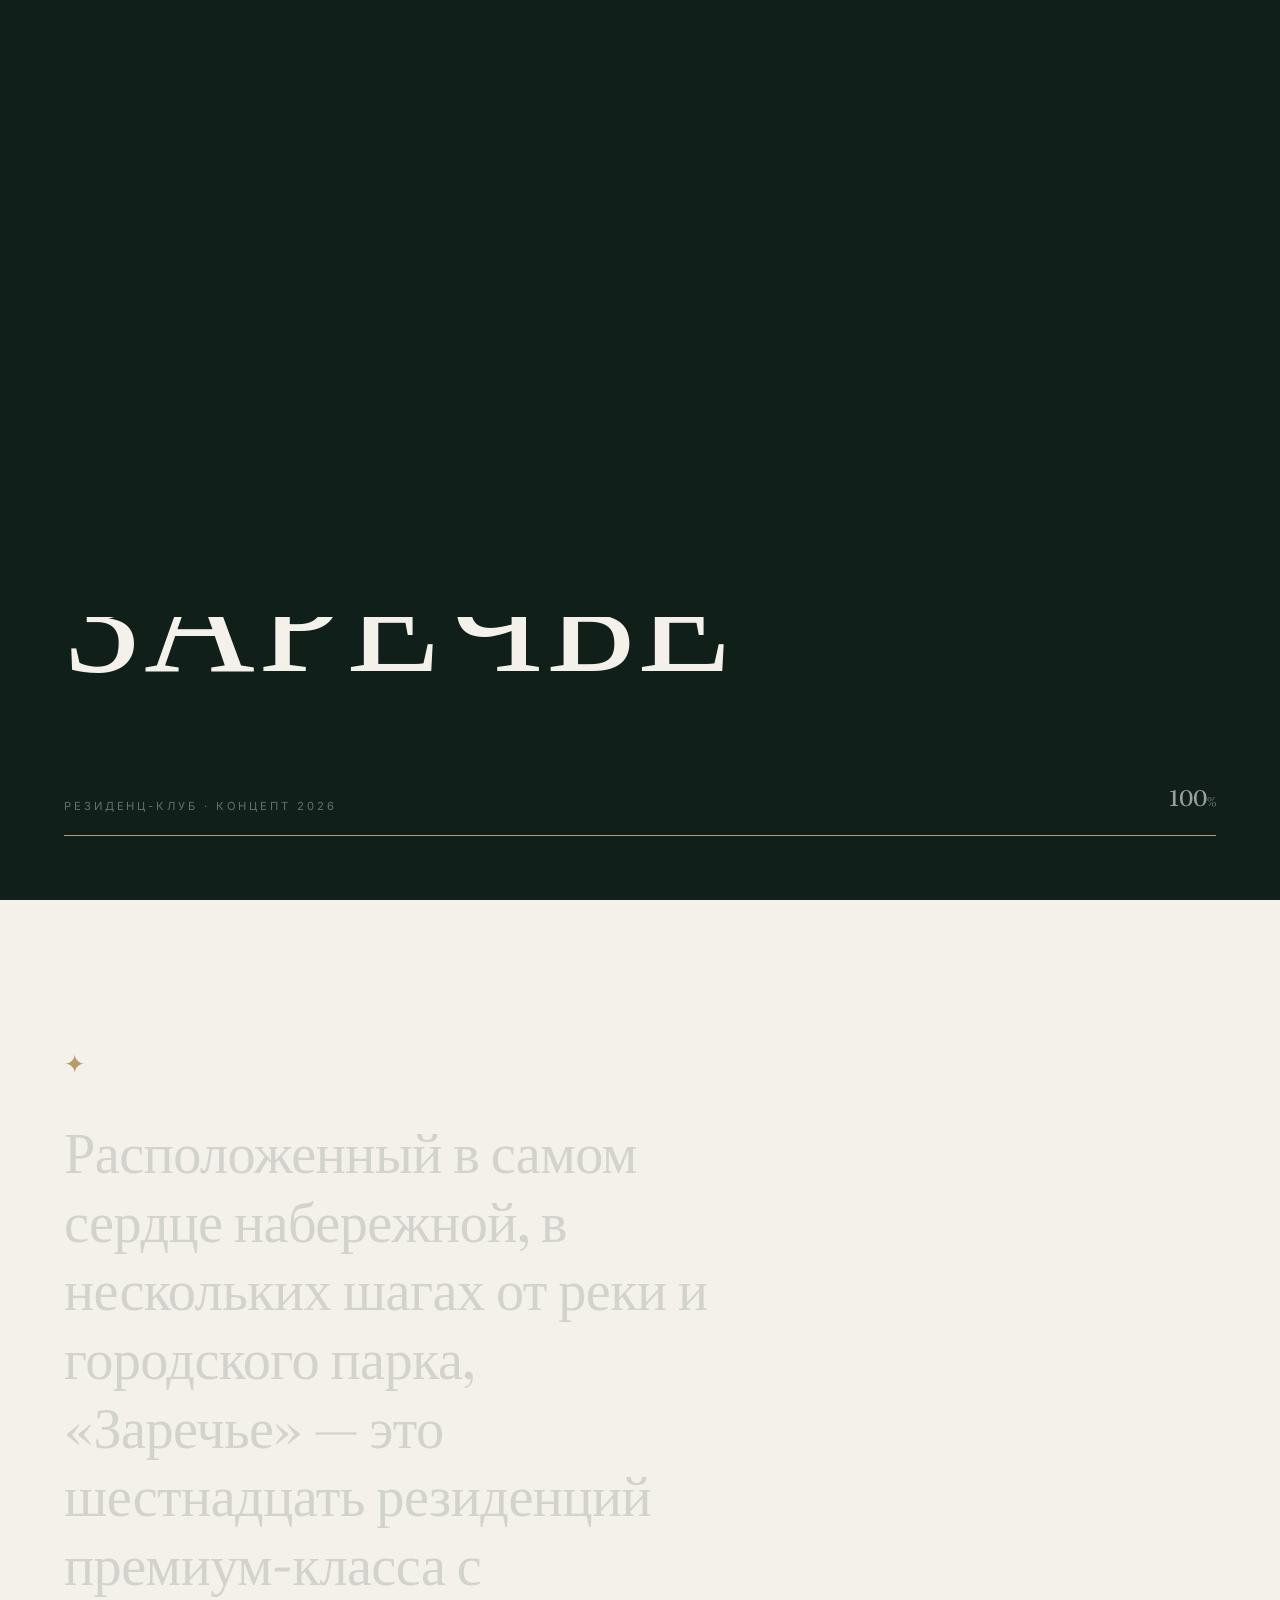
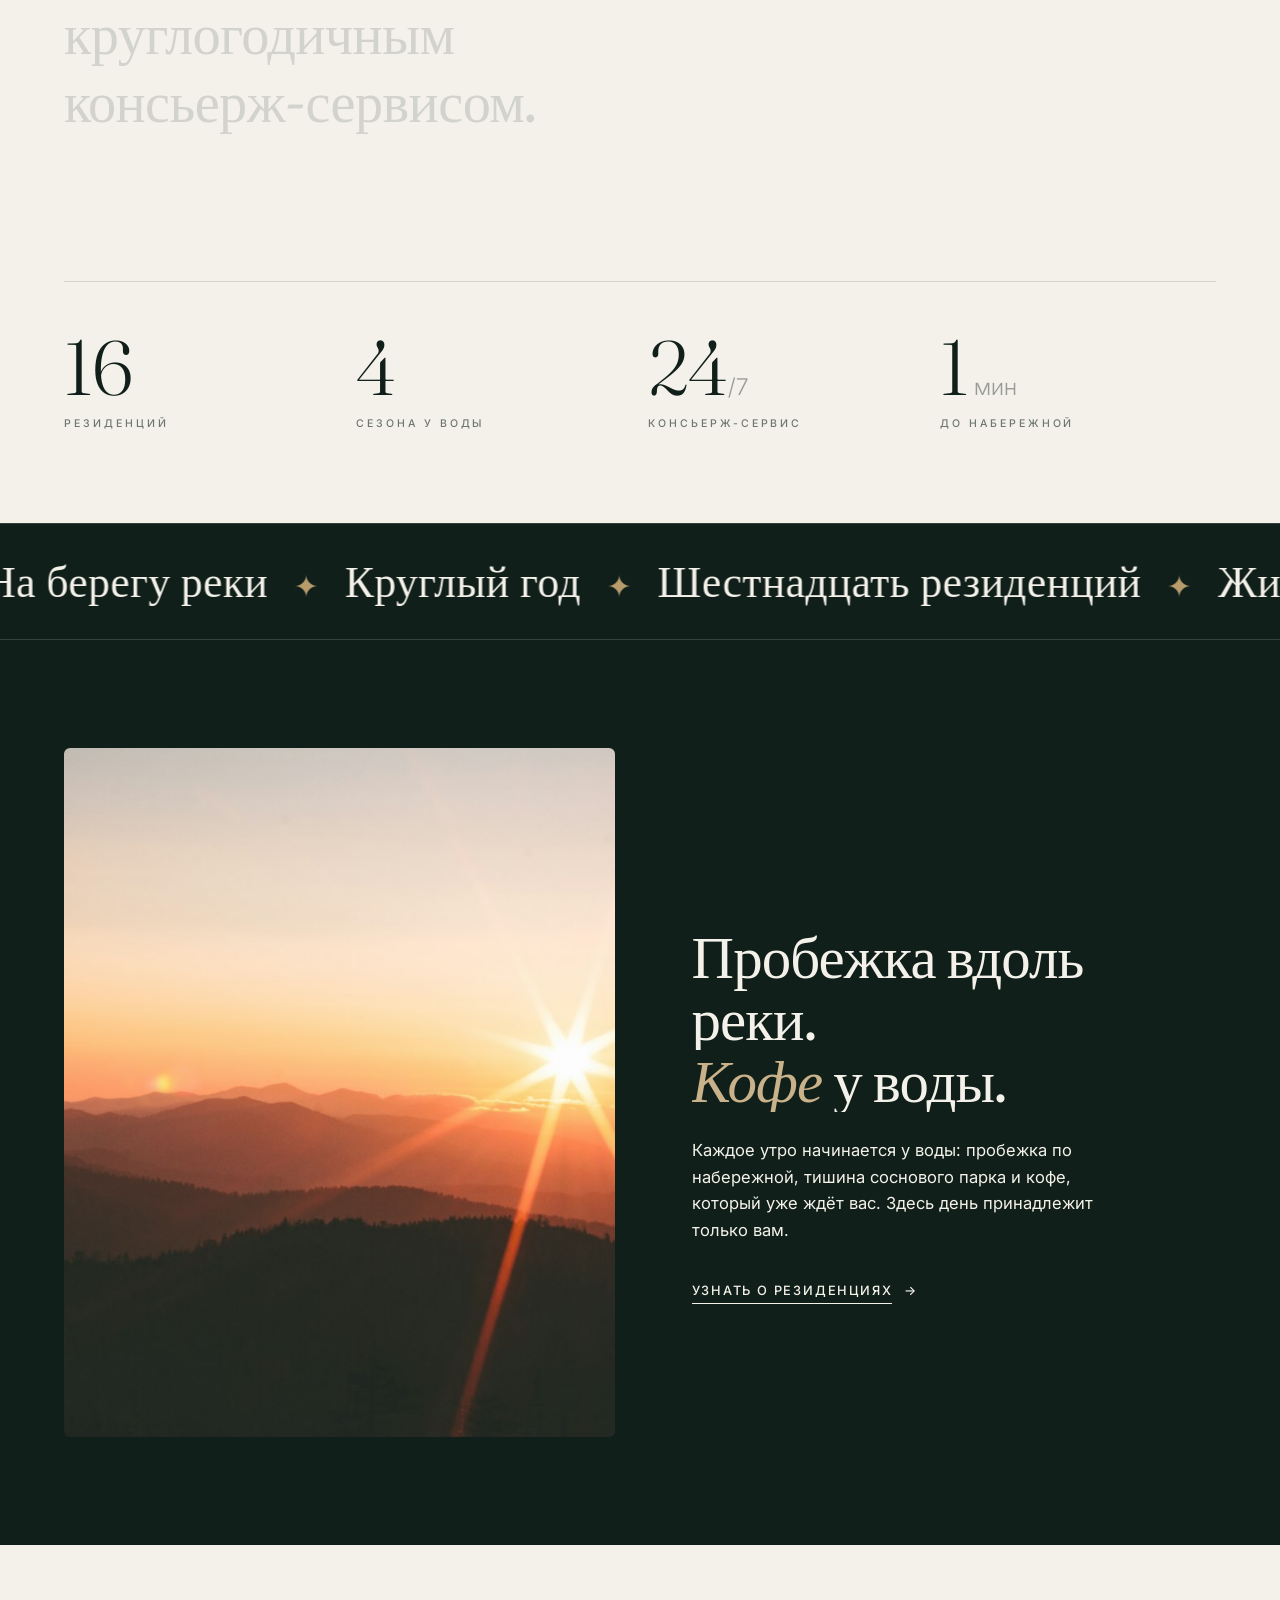
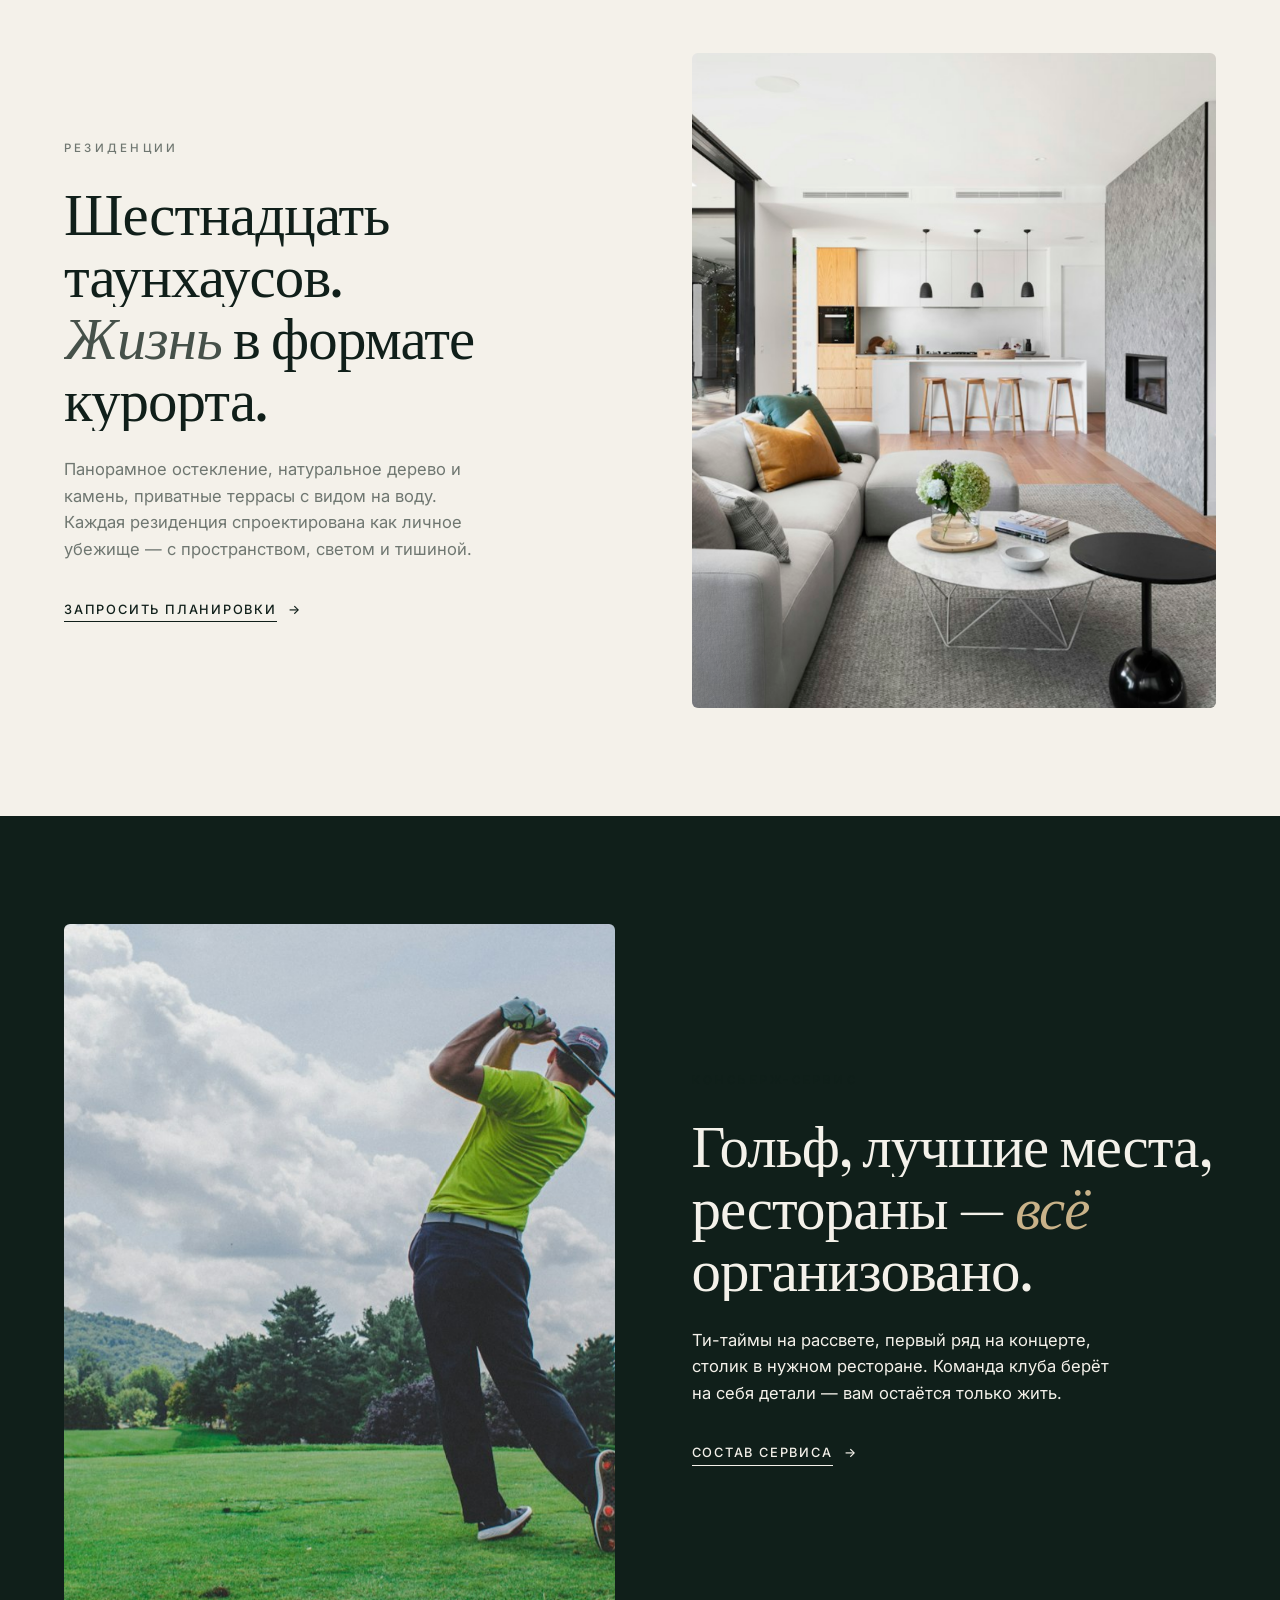
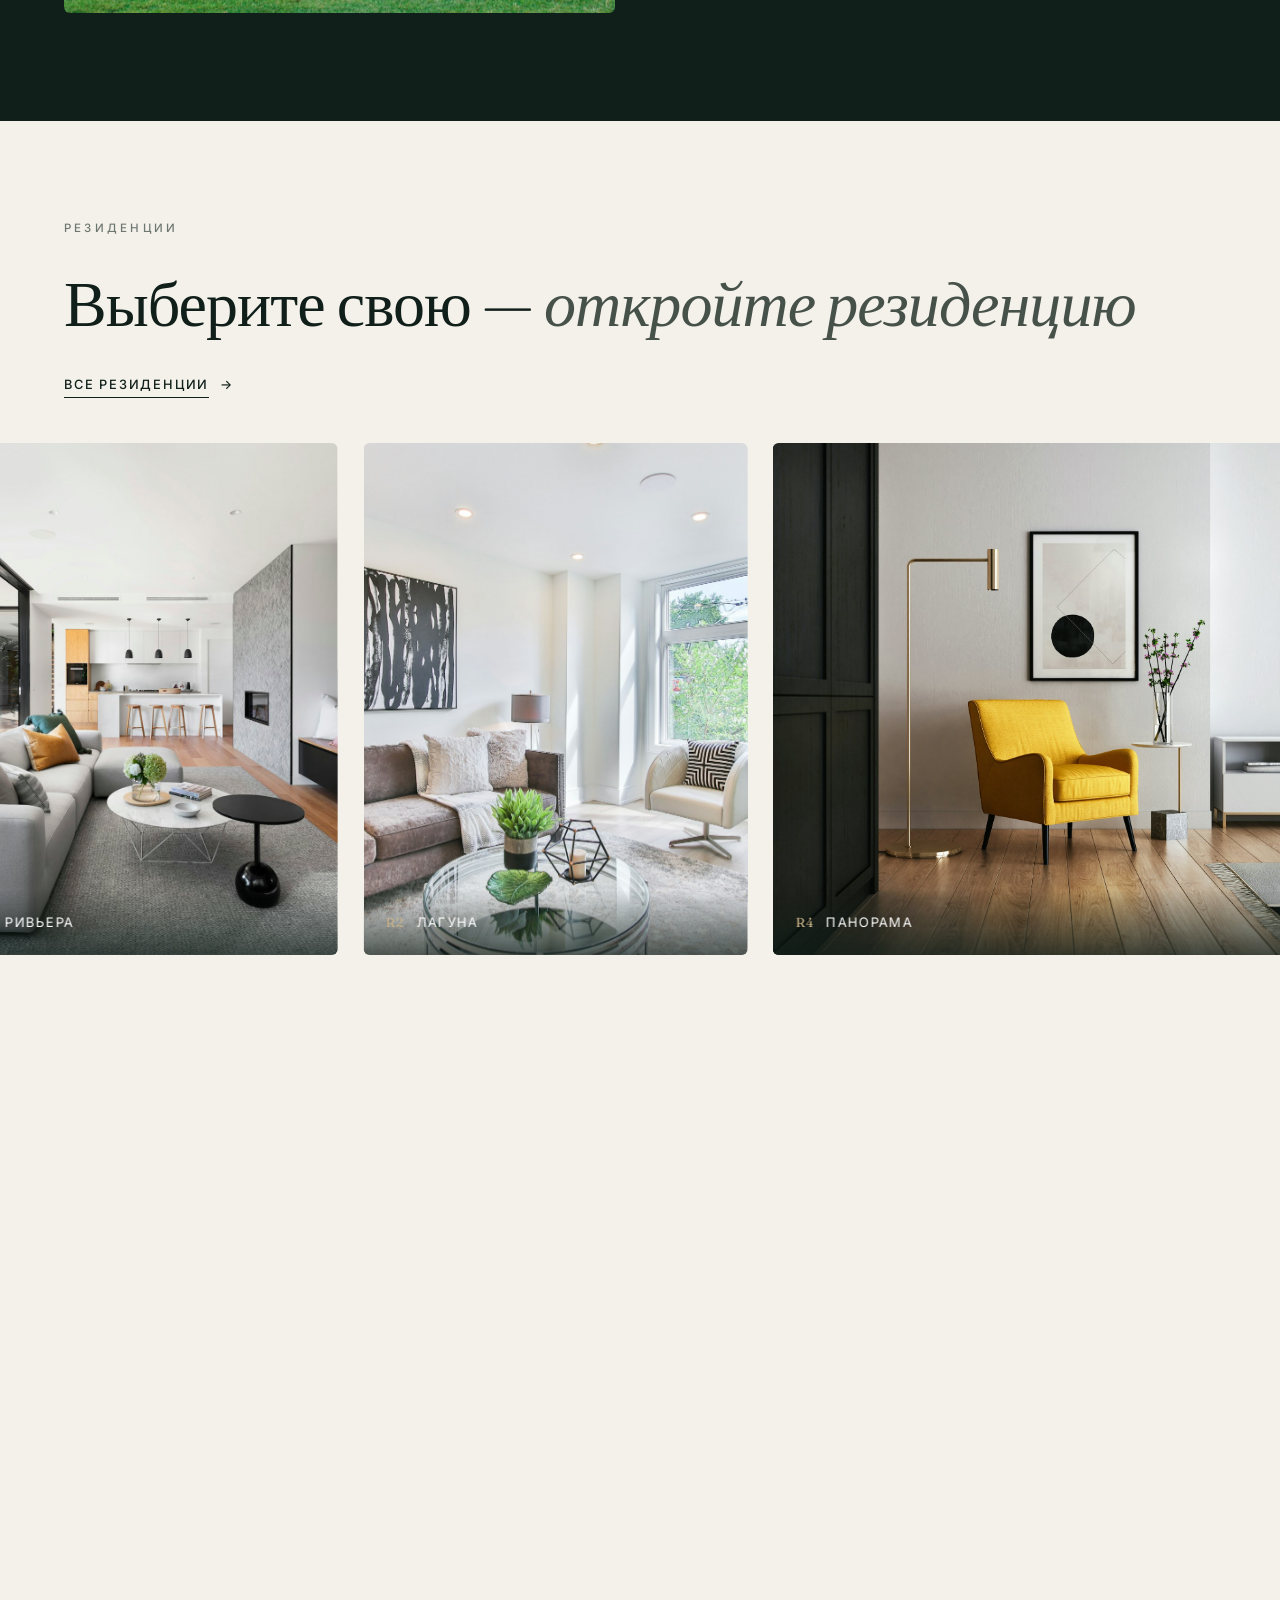
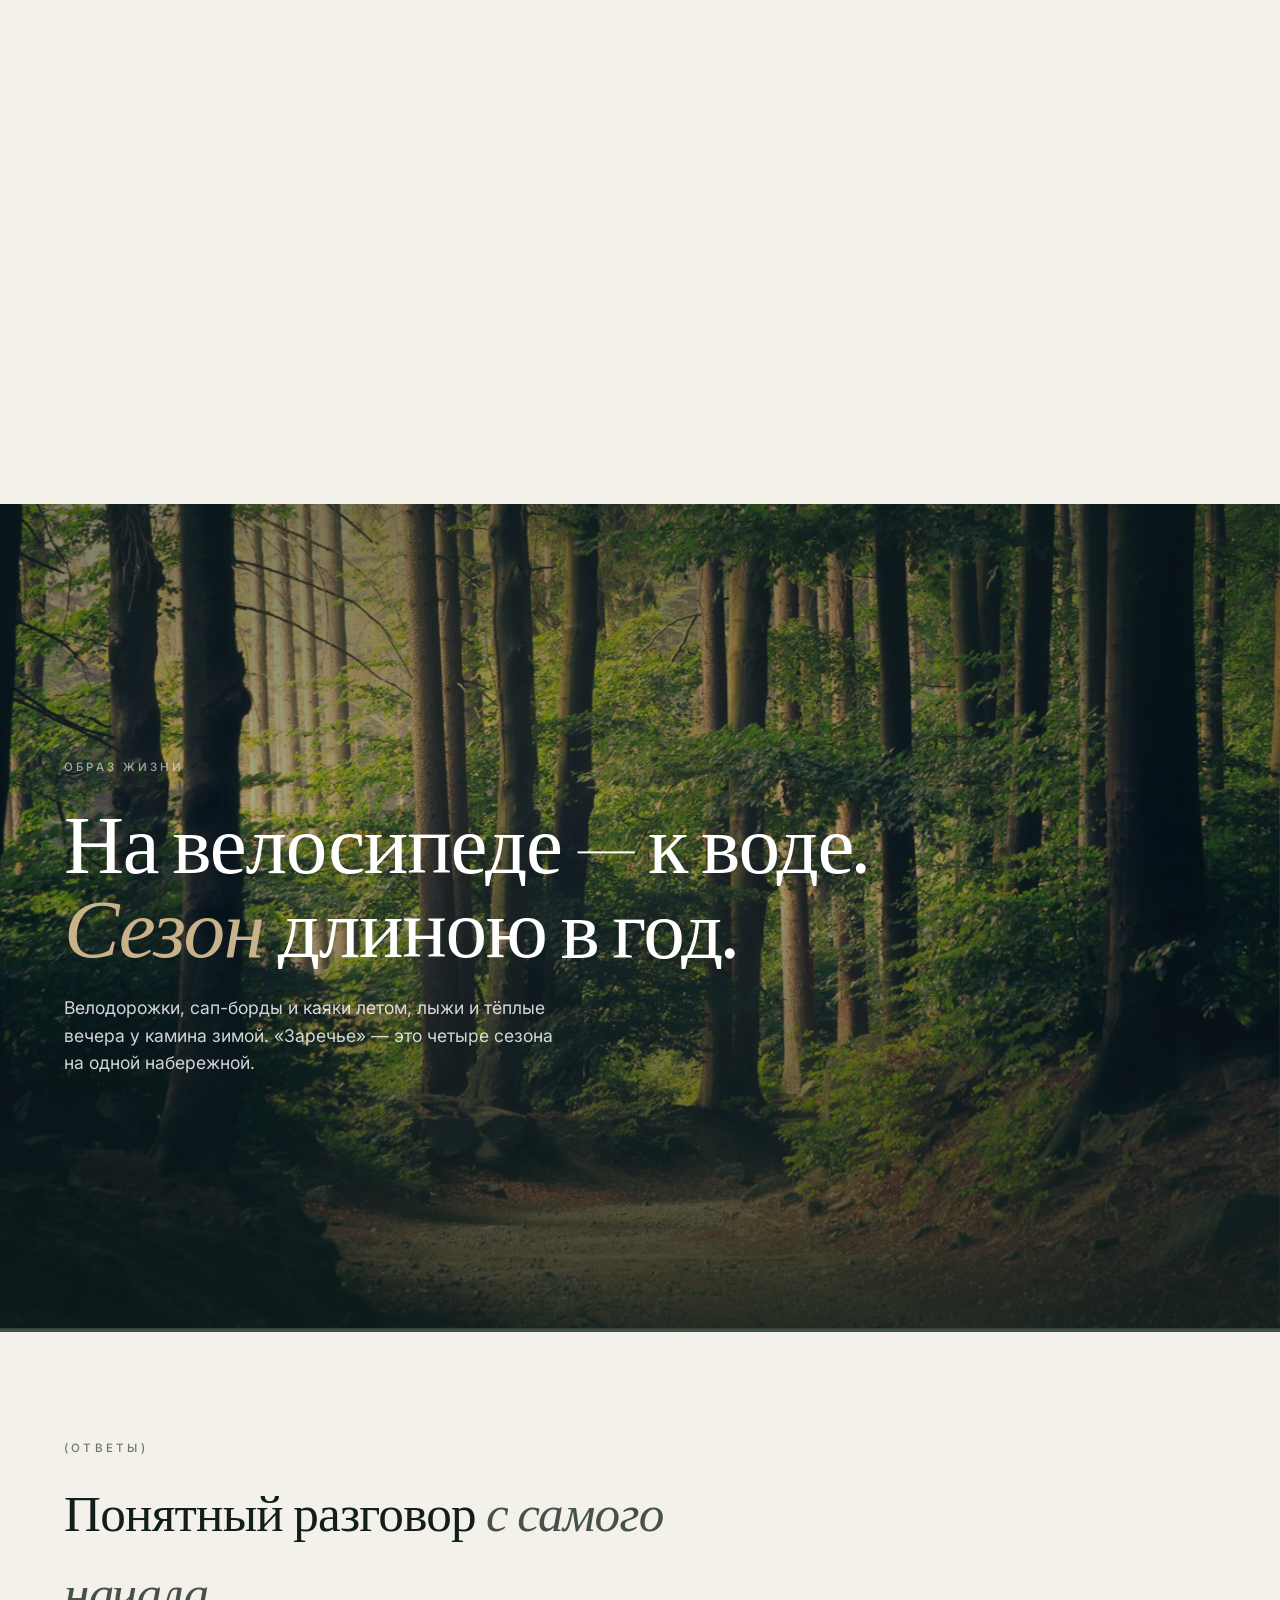
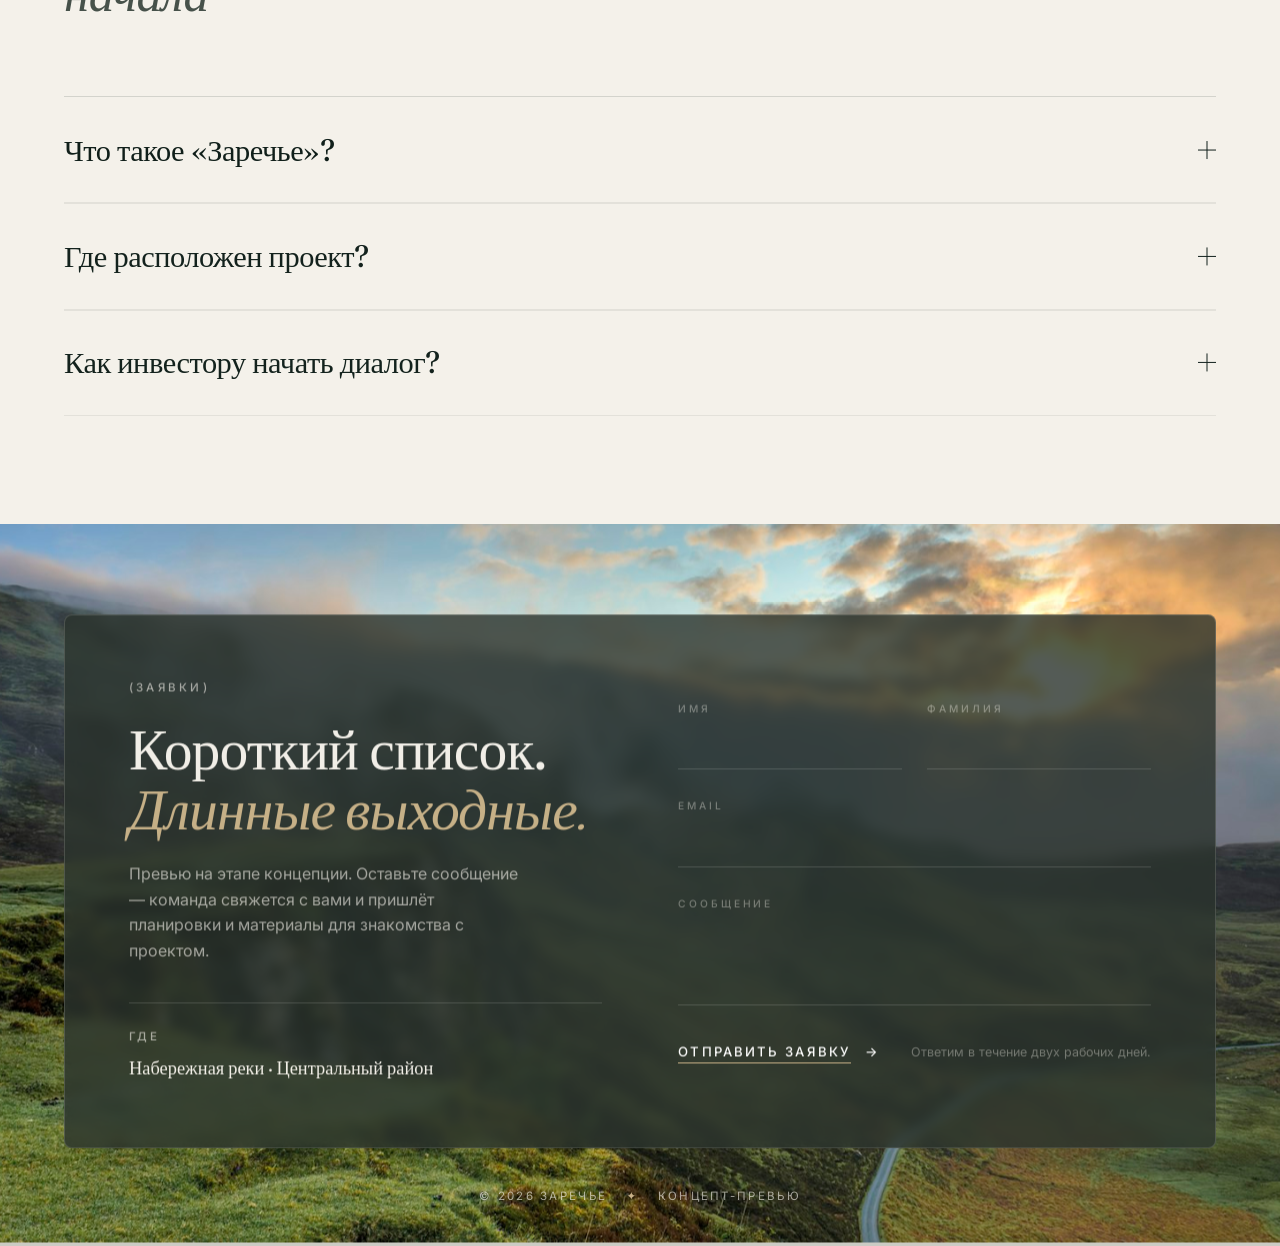
<file: index.html>
<!DOCTYPE html>
<html lang="ru">
<head>
<meta charset="UTF-8" />
<meta name="viewport" content="width=device-width, initial-scale=1.0" />
<title>ЗАРЕЧЬЕ — Резиденц-клуб премиум-класса на берегу реки</title>
<meta name="description" content="Заречье — резиденц-клуб из шестнадцати таунхаусов премиум-класса на набережной. Приватные резиденции, природа и круглогодичный консьерж-сервис." />
<link rel="preconnect" href="https://fonts.googleapis.com" />
<link rel="preconnect" href="https://fonts.gstatic.com" crossorigin />
<link href="https://fonts.googleapis.com/css2?family=Fraunces:ital,opsz,wght@0,9..144,300..600;1,9..144,300..500&family=Inter:wght@300;400;500;600&display=swap" rel="stylesheet" />
<link rel="stylesheet" href="styles.css" />
</head>
<body>

<!-- ░░░ ШТОРКА ПЕРЕХОДА ░░░ -->
<div class="page-curtain is-open" aria-hidden="true"><span class="page-curtain__brand"><i>✦</i>ЗАРЕЧЬЕ</span></div>

<!-- ░░░ ПРЕЛОАДЕР ░░░ -->
<div class="loader" id="loader">
  <div class="loader__inner">
    <div class="loader__brand">
      <span class="loader__word" data-word>ЗАРЕЧЬЕ</span>
    </div>
    <div class="loader__meta">
      <span class="loader__tag">РЕЗИДЕНЦ-КЛУБ · КОНЦЕПТ 2026</span>
      <span class="loader__count"><span id="loaderNum">0</span><i>%</i></span>
    </div>
    <div class="loader__bar"><span id="loaderBar"></span></div>
  </div>
</div>

<!-- ░░░ КАСТОМНЫЙ КУРСОР ░░░ -->
<div class="cursor" id="cursor"><span class="cursor__label" id="cursorLabel"></span></div>
<div class="cursor-dot" id="cursorDot"></div>

<!-- ░░░ ШАПКА ░░░ -->
<header class="nav" id="nav" data-theme="dark">
  <a href="#top" class="nav__brand" data-cursor>
    <span class="nav__mark">✦</span>
    <span class="nav__name">ЗАРЕЧЬЕ</span>
  </a>
  <nav class="nav__links">
    <a href="residences.html" data-cursor>Резиденции</a>
    <span class="nav__sep">✦</span>
    <a href="gallery.html" data-cursor>Галерея</a>
    <span class="nav__sep">✦</span>
    <a href="about.html" data-cursor>О клубе</a>
  </nav>
  <a href="contacts.html" class="nav__cta" data-cursor>
    <span>Контакты</span>
  </a>
  <button class="nav__burger" id="navBurger" aria-label="Меню"><span></span><span></span><span></span></button>
</header>

<div class="mob-menu" id="mobMenu">
  <a href="residences.html" class="mob-menu__link">Резиденции</a>
  <a href="gallery.html" class="mob-menu__link">Галерея</a>
  <a href="about.html" class="mob-menu__link">О клубе</a>
  <a href="contacts.html" class="mob-menu__link">Контакты</a>
  <div class="mob-menu__foot"><span>✦</span><span>ЗАРЕЧЬЕ</span></div>
</div>

<main id="top">

  <!-- ░░░ ГЕРОЙ ░░░ -->
  <section class="hero" id="hero">
    <div class="hero__media">
      <div class="hero__slide is-active" style="background-image:url('assets/img/hero.jpg')"></div>
      <div class="hero__slide" style="background-image:url('assets/img/lake.jpg')"></div>
      <div class="hero__slide" style="background-image:url('assets/img/exterior.jpg')"></div>
      <div class="hero__scrim"></div>
    </div>

    <div class="hero__content">
      <p class="hero__eyebrow eyebrow" data-reveal-line>Люкс-резиденц-клуб на берегу реки</p>
      <h1 class="hero__title display">
        <span class="line"><span data-hero-word>Там,</span> <span data-hero-word>где</span> <span data-hero-word>река</span></span>
        <span class="line"><span data-hero-word>встречает</span> <span data-hero-word><em>всё</em></span></span>
      </h1>
    </div>

    <div class="hero__foot">
      <a href="#concept" class="hero__scroll" data-cursor>
        <span class="hero__scroll-line"></span>
        <span class="eyebrow">Листайте</span>
      </a>
      <div class="hero__nav">
        <button class="hero__arrow" id="heroPrev" data-cursor aria-label="Назад">←</button>
        <span class="hero__count"><i id="heroIndex">01</i> / 03</span>
        <button class="hero__arrow" id="heroNext" data-cursor aria-label="Вперёд">→</button>
      </div>
    </div>
  </section>

  <!-- ░░░ ВСТУПЛЕНИЕ — word reveal ░░░ -->
  <section class="intro" id="concept">
    <div class="intro__star">✦</div>
    <p class="intro__text display" id="introText">Расположенный в самом сердце набережной, в нескольких шагах от реки и городского парка, «Заречье» — это шестнадцать резиденций премиум-класса с круглогодичным консьерж-сервисом.</p>
  </section>

  <!-- ░░░ ЦИФРЫ ░░░ -->
  <section class="stats">
    <div class="stats__row">
      <div class="stat" data-reveal>
        <span class="stat__num display"><span class="count" data-to="16">0</span></span>
        <span class="stat__label eyebrow">Резиденций</span>
      </div>
      <div class="stat" data-reveal>
        <span class="stat__num display"><span class="count" data-to="4">0</span></span>
        <span class="stat__label eyebrow">Сезона у воды</span>
      </div>
      <div class="stat" data-reveal>
        <span class="stat__num display"><span class="count" data-to="24">0</span><i>/7</i></span>
        <span class="stat__label eyebrow">Консьерж-сервис</span>
      </div>
      <div class="stat" data-reveal>
        <span class="stat__num display"><span class="count" data-to="1">0</span><i> мин</i></span>
        <span class="stat__label eyebrow">До набережной</span>
      </div>
    </div>
  </section>

  <!-- ░░░ БЕГУЩАЯ СТРОКА ░░░ -->
  <section class="marquee" aria-hidden="true">
    <div class="marquee__track" id="marquee">
      <span>Резиденц-клуб<i>✦</i>На берегу реки<i>✦</i>Круглый год<i>✦</i>Шестнадцать резиденций<i>✦</i>Жизнь в формате курорта<i>✦</i></span>
      <span>Резиденц-клуб<i>✦</i>На берегу реки<i>✦</i>Круглый год<i>✦</i>Шестнадцать резиденций<i>✦</i>Жизнь в формате курорта<i>✦</i></span>
    </div>
  </section>

  <!-- ░░░ ФИЧА 1 — УТРО (тёмная) ░░░ -->
  <section class="feature feature--dark" id="residences">
    <div class="feature__grid">
      <figure class="feature__media" data-img-reveal>
        <img src="assets/img/morning.jpg" alt="Рассвет над рекой" data-parallax-img />
      </figure>
      <div class="feature__body">
        <p class="eyebrow" data-reveal-line>Утро</p>
        <h2 class="feature__title display">
          <span class="line"><span data-line-word>Пробежка</span> <span data-line-word>вдоль</span> <span data-line-word>реки.</span></span>
          <span class="line"><span data-line-word><em>Кофе</em></span> <span data-line-word>у</span> <span data-line-word>воды.</span></span>
        </h2>
        <p class="feature__lead" data-reveal>Каждое утро начинается у воды: пробежка по набережной, тишина соснового парка и кофе, который уже ждёт вас. Здесь день принадлежит только вам.</p>
        <a href="#contact" class="link" data-cursor><span>Узнать о резиденциях</span><i>→</i></a>
      </div>
    </div>
  </section>

  <!-- ░░░ ФИЧА 2 — РЕЗИДЕНЦИИ (светлая) ░░░ -->
  <section class="feature feature--light">
    <div class="feature__grid feature__grid--reverse">
      <figure class="feature__media" data-img-reveal>
        <img src="assets/img/interior1.jpg" alt="Интерьер резиденции" data-parallax-img />
      </figure>
      <div class="feature__body">
        <p class="eyebrow" data-reveal-line>Резиденции</p>
        <h2 class="feature__title display">
          <span class="line"><span data-line-word>Шестнадцать</span> <span data-line-word>таунхаусов.</span></span>
          <span class="line"><span data-line-word><em>Жизнь</em></span> <span data-line-word>в</span> <span data-line-word>формате</span> <span data-line-word>курорта.</span></span>
        </h2>
        <p class="feature__lead" data-reveal>Панорамное остекление, натуральное дерево и камень, приватные террасы с видом на воду. Каждая резиденция спроектирована как личное убежище — с пространством, светом и тишиной.</p>
        <a href="#contact" class="link" data-cursor><span>Запросить планировки</span><i>→</i></a>
      </div>
    </div>
  </section>

  <!-- ░░░ ФИЧА 3 — КОНСЬЕРЖ (тёмная) ░░░ -->
  <section class="feature feature--dark">
    <div class="feature__grid">
      <figure class="feature__media" data-img-reveal>
        <img src="assets/img/golf.jpg" alt="Поле для гольфа" data-parallax-img />
      </figure>
      <div class="feature__body">
        <p class="eyebrow" data-reveal-line>Консьерж-сервис</p>
        <h2 class="feature__title display">
          <span class="line"><span data-line-word>Гольф,</span> <span data-line-word>лучшие</span> <span data-line-word>места,</span></span>
          <span class="line"><span data-line-word>рестораны</span> <span data-line-word>—</span> <span data-line-word><em>всё</em></span> <span data-line-word>организовано.</span></span>
        </h2>
        <p class="feature__lead" data-reveal>Ти-таймы на рассвете, первый ряд на концерте, столик в нужном ресторане. Команда клуба берёт на себя детали — вам остаётся только жить.</p>
        <a href="#contact" class="link" data-cursor><span>Состав сервиса</span><i>→</i></a>
      </div>
    </div>
  </section>

  <!-- ░░░ ГОРИЗОНТАЛЬНАЯ ГАЛЕРЕЯ ░░░ -->
  <section class="gallery" id="place">
    <div class="gallery__head">
      <p class="eyebrow" data-reveal-line>Резиденции</p>
      <h2 class="gallery__title display" data-reveal>Выберите свою — <em>откройте резиденцию</em></h2>
      <a href="residences.html" class="link" data-cursor data-reveal style="margin-top:.4rem"><span>Все резиденции</span><i>→</i></a>
    </div>
    <div class="gallery__viewport">
      <div class="gallery__track" id="galleryTrack">
        <a class="gcard" href="residence.html?id=R1" data-cursor data-cursor-label="открыть"><img src="assets/img/interior1.jpg" alt="Резиденция Ривьера"><figcaption><b>R1</b> Ривьера</figcaption></a>
        <a class="gcard" href="residence.html?id=R2" data-cursor data-cursor-label="открыть"><img src="assets/img/living2.jpg" alt="Резиденция Лагуна"><figcaption><b>R2</b> Лагуна</figcaption></a>
        <a class="gcard gcard--wide" href="residence.html?id=R4" data-cursor data-cursor-label="открыть"><img src="assets/img/interior2.jpg" alt="Резиденция Панорама"><figcaption><b>R4</b> Панорама</figcaption></a>
        <a class="gcard" href="residence.html?id=R3" data-cursor data-cursor-label="открыть"><img src="assets/img/terrace.jpg" alt="Резиденция Прибрежная"><figcaption><b>R3</b> Прибрежная</figcaption></a>
        <a class="gcard" href="residence.html?id=R6" data-cursor data-cursor-label="открыть"><img src="assets/img/bedroom1.jpg" alt="Резиденция Маяк"><figcaption><b>R6</b> Маяк</figcaption></a>
      </div>
    </div>
  </section>

  <!-- ░░░ ФИЧА 4 — ОБРАЗ ЖИЗНИ (тёмная, full-bleed) ░░░ -->
  <section class="lifestyle">
    <div class="lifestyle__bg" style="background-image:url('assets/img/forest.jpg')" data-parallax-bg></div>
    <div class="lifestyle__scrim"></div>
    <div class="lifestyle__content">
      <p class="eyebrow eyebrow--light" data-reveal-line>Образ жизни</p>
      <h2 class="lifestyle__title display">
        <span class="line"><span data-line-word>На</span> <span data-line-word>велосипеде</span> <span data-line-word>—</span> <span data-line-word>к</span> <span data-line-word>воде.</span></span>
        <span class="line"><span data-line-word><em>Сезон</em></span> <span data-line-word>длиною</span> <span data-line-word>в</span> <span data-line-word>год.</span></span>
      </h2>
      <p class="lifestyle__lead" data-reveal>Велодорожки, сап-борды и каяки летом, лыжи и тёплые вечера у камина зимой. «Заречье» — это четыре сезона на одной набережной.</p>
    </div>
  </section>

  <!-- ░░░ FAQ ░░░ -->
  <section class="faq">
    <div class="faq__head">
      <p class="eyebrow" data-reveal-line>(ответы)</p>
      <h2 class="faq__title display" data-reveal>Понятный разговор <em>с самого начала</em></h2>
    </div>
    <div class="faq__list">
      <div class="qa" data-reveal>
        <button class="qa__q" data-cursor>
          <span class="qa__qtext display">Что такое «Заречье»?</span>
          <span class="qa__icon"></span>
        </button>
        <div class="qa__a"><p>«Заречье» — это резиденц-клуб из шестнадцати таунхаусов премиум-класса, устроенный как мини-курорт: приватные резиденции и круглогодичный консьерж-сервис на берегу реки.</p></div>
      </div>
      <div class="qa" data-reveal>
        <button class="qa__q" data-cursor>
          <span class="qa__qtext display">Где расположен проект?</span>
          <span class="qa__icon"></span>
        </button>
        <div class="qa__a"><p>Концепция выстроена вокруг набережной: в шаговой доступности река, городской парк, рестораны, гольф и природа Центрального района.</p></div>
      </div>
      <div class="qa" data-reveal>
        <button class="qa__q" data-cursor>
          <span class="qa__qtext display">Как инвестору начать диалог?</span>
          <span class="qa__icon"></span>
        </button>
        <div class="qa__a"><p>Оставьте заявку в форме ниже — команда пришлёт детали по планировкам, условиям и материалы для следующего этапа знакомства с проектом.</p></div>
      </div>
    </div>
  </section>

  <!-- ░░░ КОНТАКТЫ ░░░ -->
  <section class="contact" id="contact">
    <div class="contact__bg" style="background-image:url('assets/img/mist.jpg')" data-parallax-bg></div>
    <div class="contact__card" data-reveal>
      <div class="contact__intro">
        <p class="eyebrow eyebrow--light" data-reveal-line>(заявки)</p>
        <h2 class="contact__title display">
          <span class="line">Короткий список.</span>
          <span class="line"><em>Длинные выходные.</em></span>
        </h2>
        <p class="contact__sub">Превью на этапе концепции. Оставьте сообщение — команда свяжется с вами и пришлёт планировки и материалы для знакомства с проектом.</p>
        <div class="contact__where">
          <span class="eyebrow eyebrow--light">Где</span>
          <span class="contact__addr">Набережная реки · Центральный район</span>
        </div>
      </div>

      <form class="form" id="form" data-demo-form novalidate>
        <div class="form__row">
          <label class="field"><span class="field__label eyebrow">Имя</span><input type="text" name="first" autocomplete="given-name" data-cursor /><span class="field__line"></span></label>
          <label class="field"><span class="field__label eyebrow">Фамилия</span><input type="text" name="last" autocomplete="family-name" data-cursor /><span class="field__line"></span></label>
        </div>
        <label class="field"><span class="field__label eyebrow">Email</span><input type="email" name="email" autocomplete="email" data-cursor /><span class="field__line"></span></label>
        <label class="field"><span class="field__label eyebrow">Сообщение</span><textarea name="message" rows="3" data-cursor></textarea><span class="field__line"></span></label>
        <div class="form__foot">
          <button type="submit" class="submit" id="submit" data-cursor>
            <span class="submit__txt">Отправить заявку</span>
            <span class="submit__arrow">→</span>
          </button>
          <span class="form__note">Ответим в течение двух рабочих дней.</span>
        </div>
      </form>
    </div>

    <footer class="footer">
      <span>© 2026 ЗАРЕЧЬЕ</span>
      <span class="footer__mark">✦</span>
      <span>Концепт-превью</span>
    </footer>
  </section>

</main>

<!-- ░░░ СКРИПТЫ ░░░ -->
<script src="assets/vendor/gsap.min.js"></script>
<script src="assets/vendor/ScrollTrigger.min.js"></script>
<script src="assets/vendor/lenis.min.js"></script>
<script src="assets/vendor/split-type.min.js"></script>
<script src="main.js"></script>
</body>
</html>
</file>
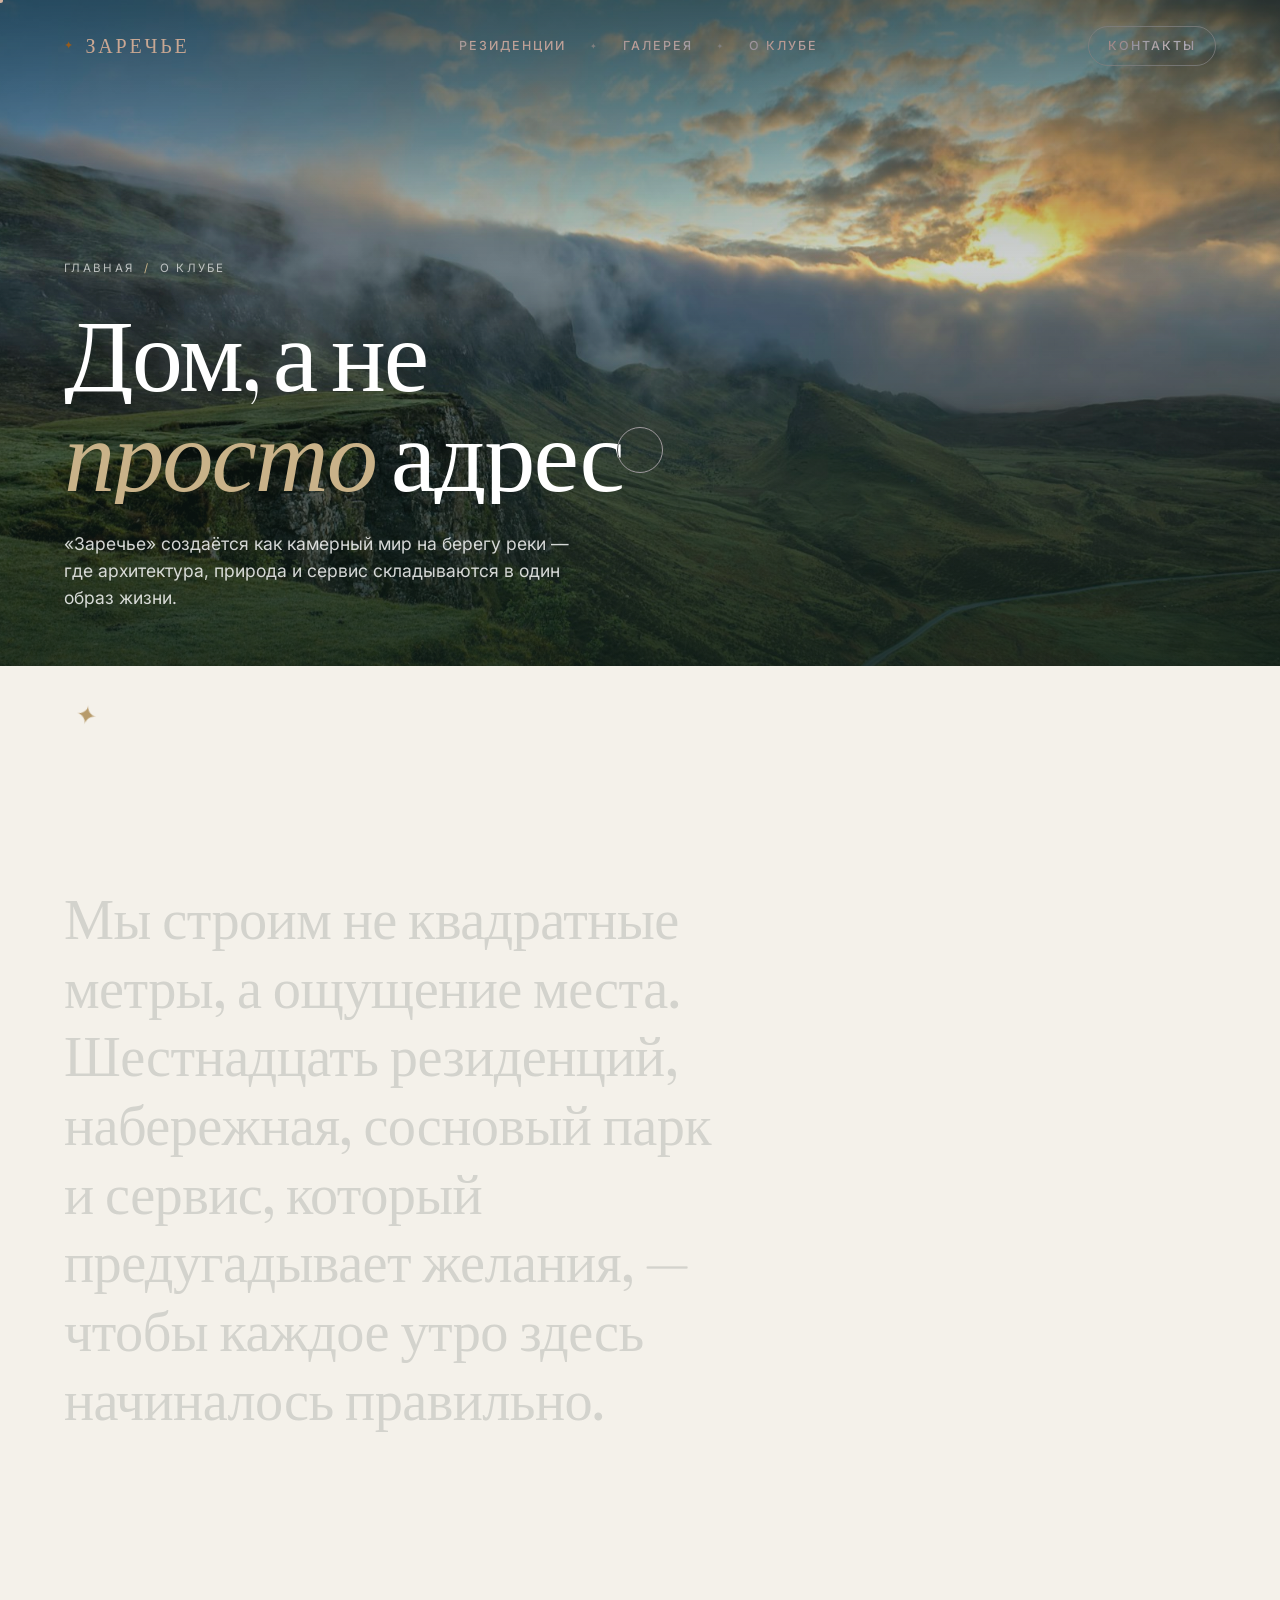
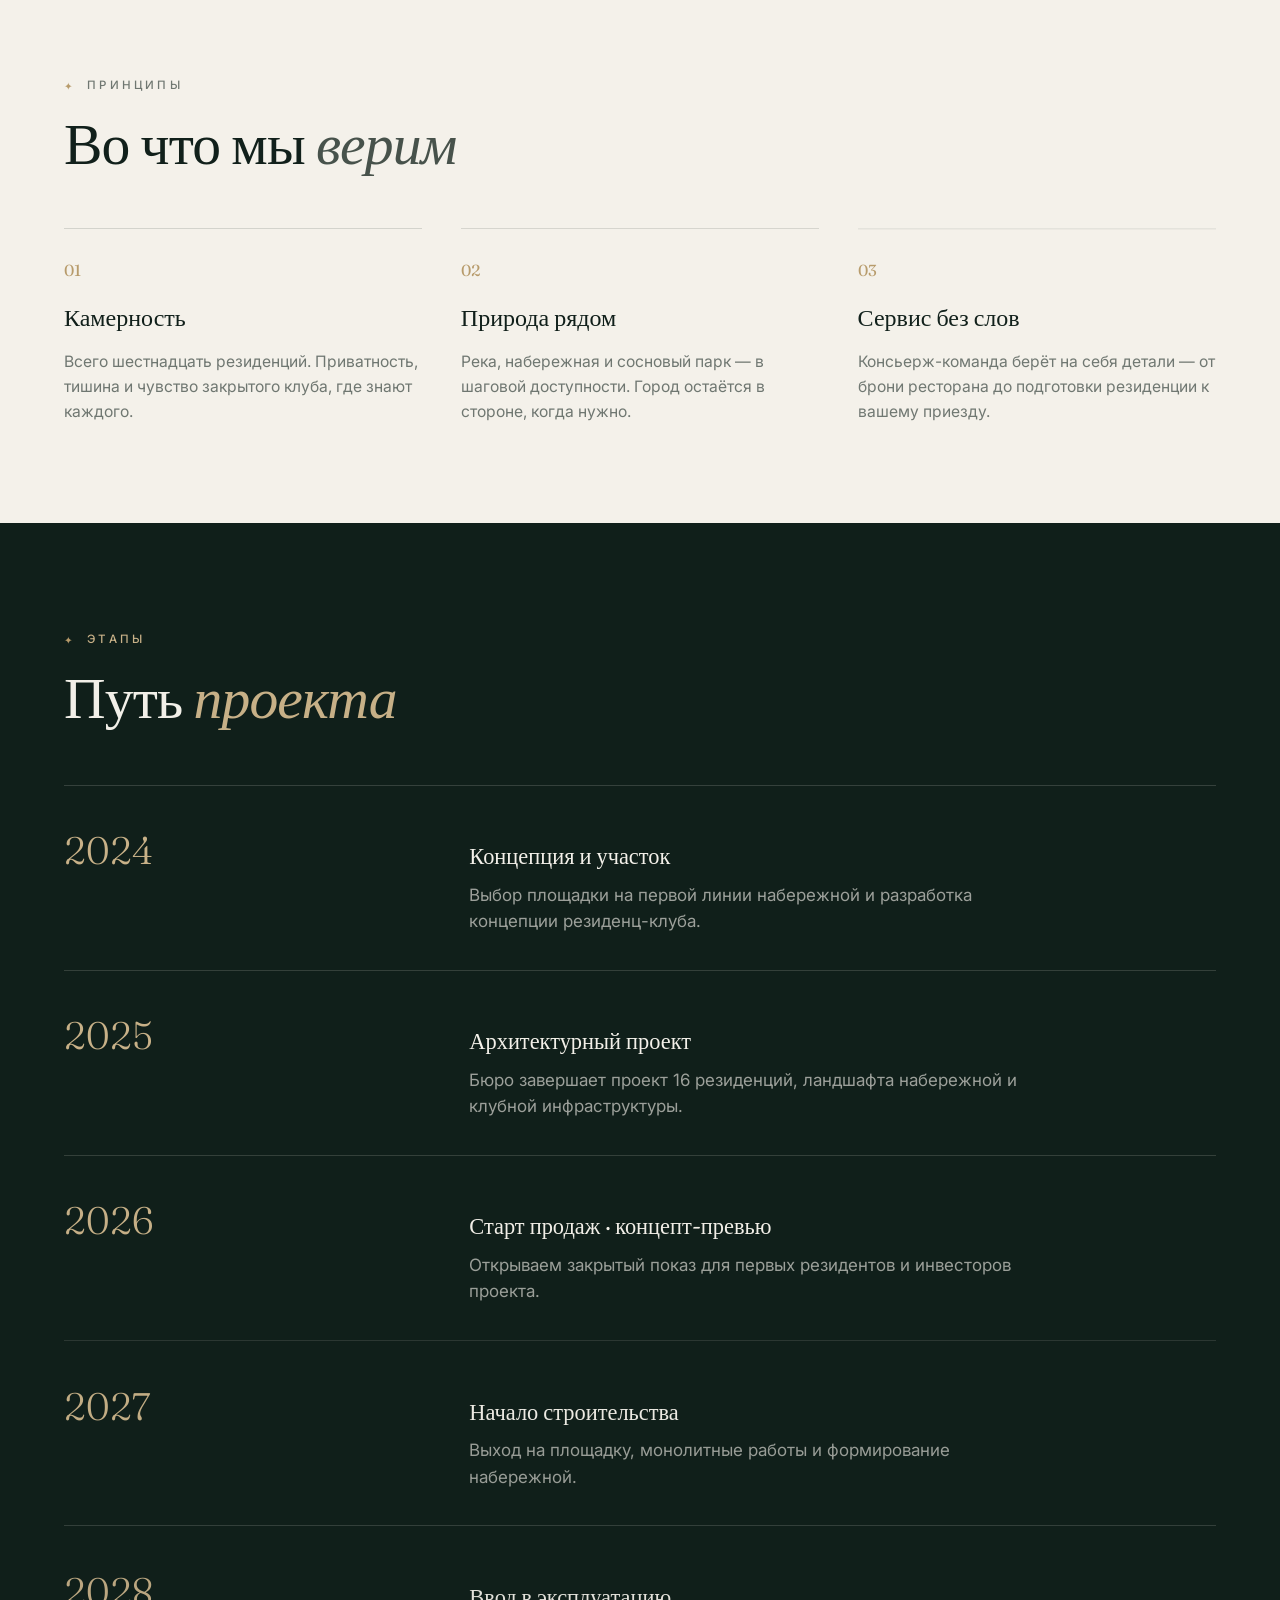
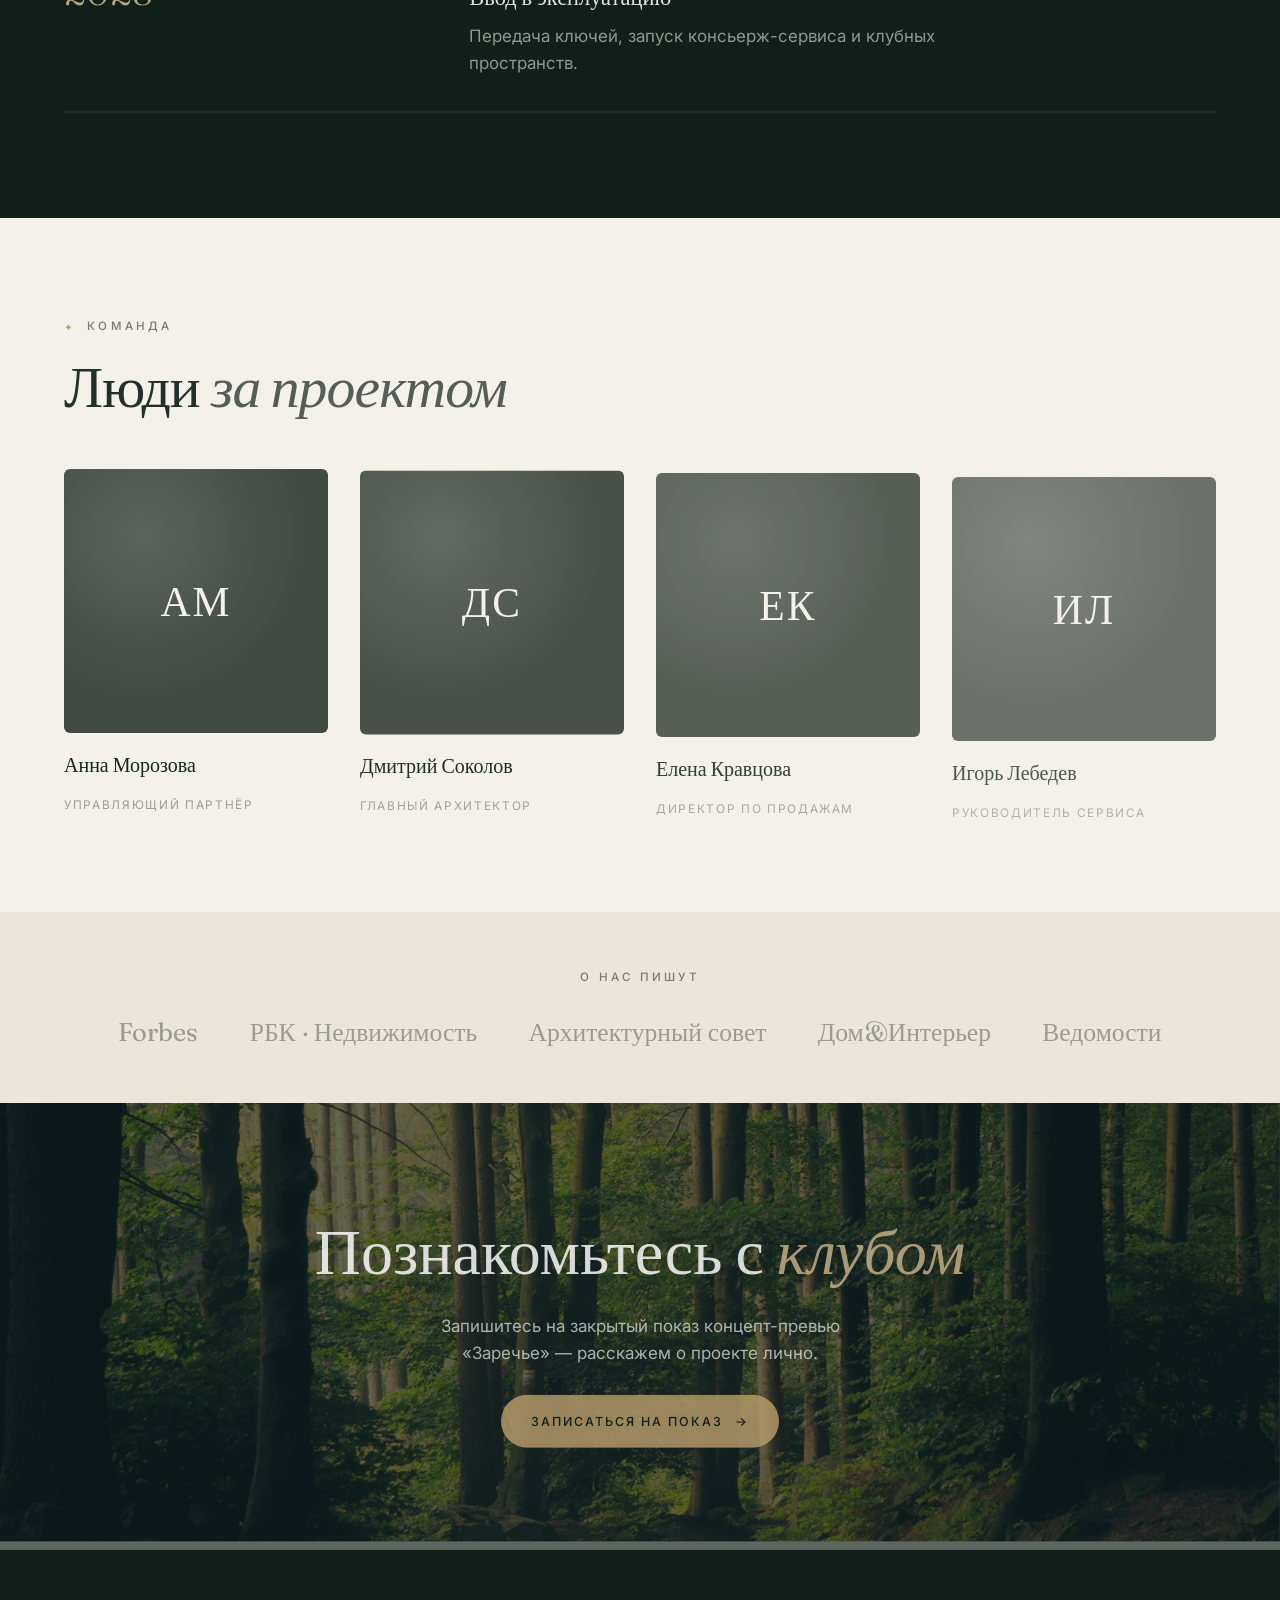
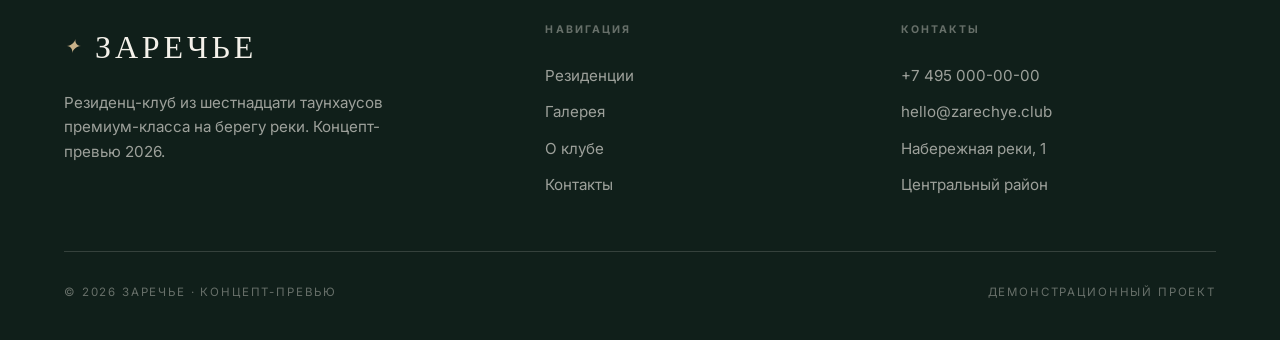
<file: about.html>
<!DOCTYPE html>
<html lang="ru">
<head>
<meta charset="UTF-8" />
<meta name="viewport" content="width=device-width, initial-scale=1.0" />
<title>О клубе — ЗАРЕЧЬЕ</title>
<meta name="description" content="Философия, команда и этапы проекта резиденц-клуба «Заречье» на берегу реки." />
<link rel="preconnect" href="https://fonts.googleapis.com" />
<link rel="preconnect" href="https://fonts.gstatic.com" crossorigin />
<link href="https://fonts.googleapis.com/css2?family=Fraunces:ital,opsz,wght@0,9..144,300..600;1,9..144,300..500&family=Inter:wght@300;400;500;600&display=swap" rel="stylesheet" />
<link rel="stylesheet" href="styles.css" />
</head>
<body>

<div class="page-curtain" aria-hidden="true"><span class="page-curtain__brand"><i>✦</i>ЗАРЕЧЬЕ</span></div>
<div class="cursor" id="cursor"><span class="cursor__label" id="cursorLabel"></span></div>
<div class="cursor-dot" id="cursorDot"></div>

<header class="nav" id="nav">
  <a href="index.html" class="nav__brand" data-cursor><span class="nav__mark">✦</span><span class="nav__name">ЗАРЕЧЬЕ</span></a>
  <nav class="nav__links">
    <a href="residences.html" data-cursor>Резиденции</a><span class="nav__sep">✦</span>
    <a href="gallery.html" data-cursor>Галерея</a><span class="nav__sep">✦</span>
    <a href="about.html" data-cursor>О клубе</a>
  </nav>
  <a href="contacts.html" class="nav__cta" data-cursor><span>Контакты</span></a>
  <button class="nav__burger" id="navBurger" aria-label="Меню"><span></span><span></span><span></span></button>
</header>

<div class="mob-menu" id="mobMenu">
  <a href="residences.html" class="mob-menu__link">Резиденции</a>
  <a href="gallery.html" class="mob-menu__link">Галерея</a>
  <a href="about.html" class="mob-menu__link">О клубе</a>
  <a href="contacts.html" class="mob-menu__link">Контакты</a>
  <div class="mob-menu__foot"><span>✦</span><span>ЗАРЕЧЬЕ</span></div>
</div>

<main>
  <section class="subhero">
    <div class="subhero__bg" style="background-image:url('assets/img/mist.jpg')" data-parallax-bg></div>
    <div class="subhero__scrim"></div>
    <div class="subhero__inner">
      <div class="breadcrumb"><a href="index.html" data-cursor>Главная</a><i>/</i><span>О клубе</span></div>
      <h1 class="subhero__title" data-words>
        <span class="line"><span data-line-word>Дом,</span> <span data-line-word>а</span> <span data-line-word>не</span></span>
        <span class="line"><span data-line-word><em>просто</em></span> <span data-line-word>адрес</span></span>
      </h1>
      <p class="subhero__lead" data-reveal>«Заречье» создаётся как камерный мир на берегу реки — где архитектура, природа и сервис складываются в один образ жизни.</p>
    </div>
  </section>

  <!-- Манифест с word-reveal -->
  <section class="intro">
    <div class="intro__star">✦</div>
    <p class="intro__text display" id="introText">Мы строим не квадратные метры, а ощущение места. Шестнадцать резиденций, набережная, сосновый парк и сервис, который предугадывает желания, — чтобы каждое утро здесь начиналось правильно.</p>
  </section>

  <!-- Ценности -->
  <section class="values">
    <div class="section-head">
      <p class="eyebrow" data-reveal-line>Принципы</p>
      <h2 class="section-title" data-reveal>Во что мы <em>верим</em></h2>
    </div>
    <div class="values__grid" data-stagger>
      <div class="value">
        <div class="value__num">01</div>
        <h3>Камерность</h3>
        <p>Всего шестнадцать резиденций. Приватность, тишина и чувство закрытого клуба, где знают каждого.</p>
      </div>
      <div class="value">
        <div class="value__num">02</div>
        <h3>Природа рядом</h3>
        <p>Река, набережная и сосновый парк — в шаговой доступности. Город остаётся в стороне, когда нужно.</p>
      </div>
      <div class="value">
        <div class="value__num">03</div>
        <h3>Сервис без слов</h3>
        <p>Консьерж-команда берёт на себя детали — от брони ресторана до подготовки резиденции к вашему приезду.</p>
      </div>
    </div>
  </section>

  <!-- Таймлайн -->
  <section class="timeline">
    <div class="section-head">
      <p class="eyebrow" style="color:var(--gold-soft)" data-reveal-line>Этапы</p>
      <h2 class="section-title" data-reveal>Путь <em>проекта</em></h2>
    </div>
    <div class="timeline__list" data-stagger>
      <div class="tl-item"><b>2024</b><div><h3>Концепция и участок</h3><p>Выбор площадки на первой линии набережной и разработка концепции резиденц-клуба.</p></div></div>
      <div class="tl-item"><b>2025</b><div><h3>Архитектурный проект</h3><p>Бюро завершает проект 16 резиденций, ландшафта набережной и клубной инфраструктуры.</p></div></div>
      <div class="tl-item"><b>2026</b><div><h3>Старт продаж · концепт-превью</h3><p>Открываем закрытый показ для первых резидентов и инвесторов проекта.</p></div></div>
      <div class="tl-item"><b>2027</b><div><h3>Начало строительства</h3><p>Выход на площадку, монолитные работы и формирование набережной.</p></div></div>
      <div class="tl-item"><b>2028</b><div><h3>Ввод в эксплуатацию</h3><p>Передача ключей, запуск консьерж-сервиса и клубных пространств.</p></div></div>
    </div>
  </section>

  <!-- Команда -->
  <section class="team">
    <div class="section-head">
      <p class="eyebrow" data-reveal-line>Команда</p>
      <h2 class="section-title" data-reveal>Люди <em>за проектом</em></h2>
    </div>
    <div class="team__grid" data-stagger>
      <div class="member"><div class="member__avatar">АМ</div><h3>Анна Морозова</h3><span>Управляющий партнёр</span></div>
      <div class="member"><div class="member__avatar">ДС</div><h3>Дмитрий Соколов</h3><span>Главный архитектор</span></div>
      <div class="member"><div class="member__avatar">ЕК</div><h3>Елена Кравцова</h3><span>Директор по продажам</span></div>
      <div class="member"><div class="member__avatar">ИЛ</div><h3>Игорь Лебедев</h3><span>Руководитель сервиса</span></div>
    </div>
  </section>

  <!-- Пресса -->
  <section class="press">
    <p class="eyebrow" data-reveal>О нас пишут</p>
    <div class="press__row" data-reveal>
      <span>Forbes</span><span>РБК · Недвижимость</span><span>Архитектурный совет</span><span>Дом&amp;Интерьер</span><span>Ведомости</span>
    </div>
  </section>

  <!-- CTA -->
  <section class="cta">
    <div class="cta__bg" style="background-image:url('assets/img/forest.jpg')" data-parallax-bg></div>
    <div class="cta__scrim"></div>
    <div class="cta__inner">
      <h2 class="cta__title" data-reveal>Познакомьтесь с <em>клубом</em></h2>
      <p class="cta__sub" data-reveal>Запишитесь на закрытый показ концепт-превью «Заречье» — расскажем о проекте лично.</p>
      <a href="contacts.html" class="btn btn--gold" data-cursor data-magnetic data-reveal><span>Записаться на показ</span><i>→</i></a>
    </div>
  </section>

  <footer class="site-footer">
    <div class="site-footer__top">
      <div>
        <div class="site-footer__brand"><i>✦</i>ЗАРЕЧЬЕ</div>
        <p>Резиденц-клуб из шестнадцати таунхаусов премиум-класса на берегу реки. Концепт-превью 2026.</p>
      </div>
      <div class="fcol">
        <h4>Навигация</h4>
        <a href="residences.html" data-cursor>Резиденции</a>
        <a href="gallery.html" data-cursor>Галерея</a>
        <a href="about.html" data-cursor>О клубе</a>
        <a href="contacts.html" data-cursor>Контакты</a>
      </div>
      <div class="fcol">
        <h4>Контакты</h4>
        <a href="tel:+74950000000" data-cursor>+7 495 000-00-00</a>
        <a href="mailto:hello@zarechye.club" data-cursor>hello@zarechye.club</a>
        <a>Набережная реки, 1</a>
        <a>Центральный район</a>
      </div>
    </div>
    <div class="site-footer__bottom">
      <span>© <span data-year>2026</span> ЗАРЕЧЬЕ · Концепт-превью</span>
      <span>Демонстрационный проект</span>
    </div>
  </footer>
</main>

<script src="assets/vendor/gsap.min.js"></script>
<script src="assets/vendor/ScrollTrigger.min.js"></script>
<script src="assets/vendor/lenis.min.js"></script>
<script src="assets/vendor/split-type.min.js"></script>
<script src="main.js"></script>
</body>
</html>
</file>
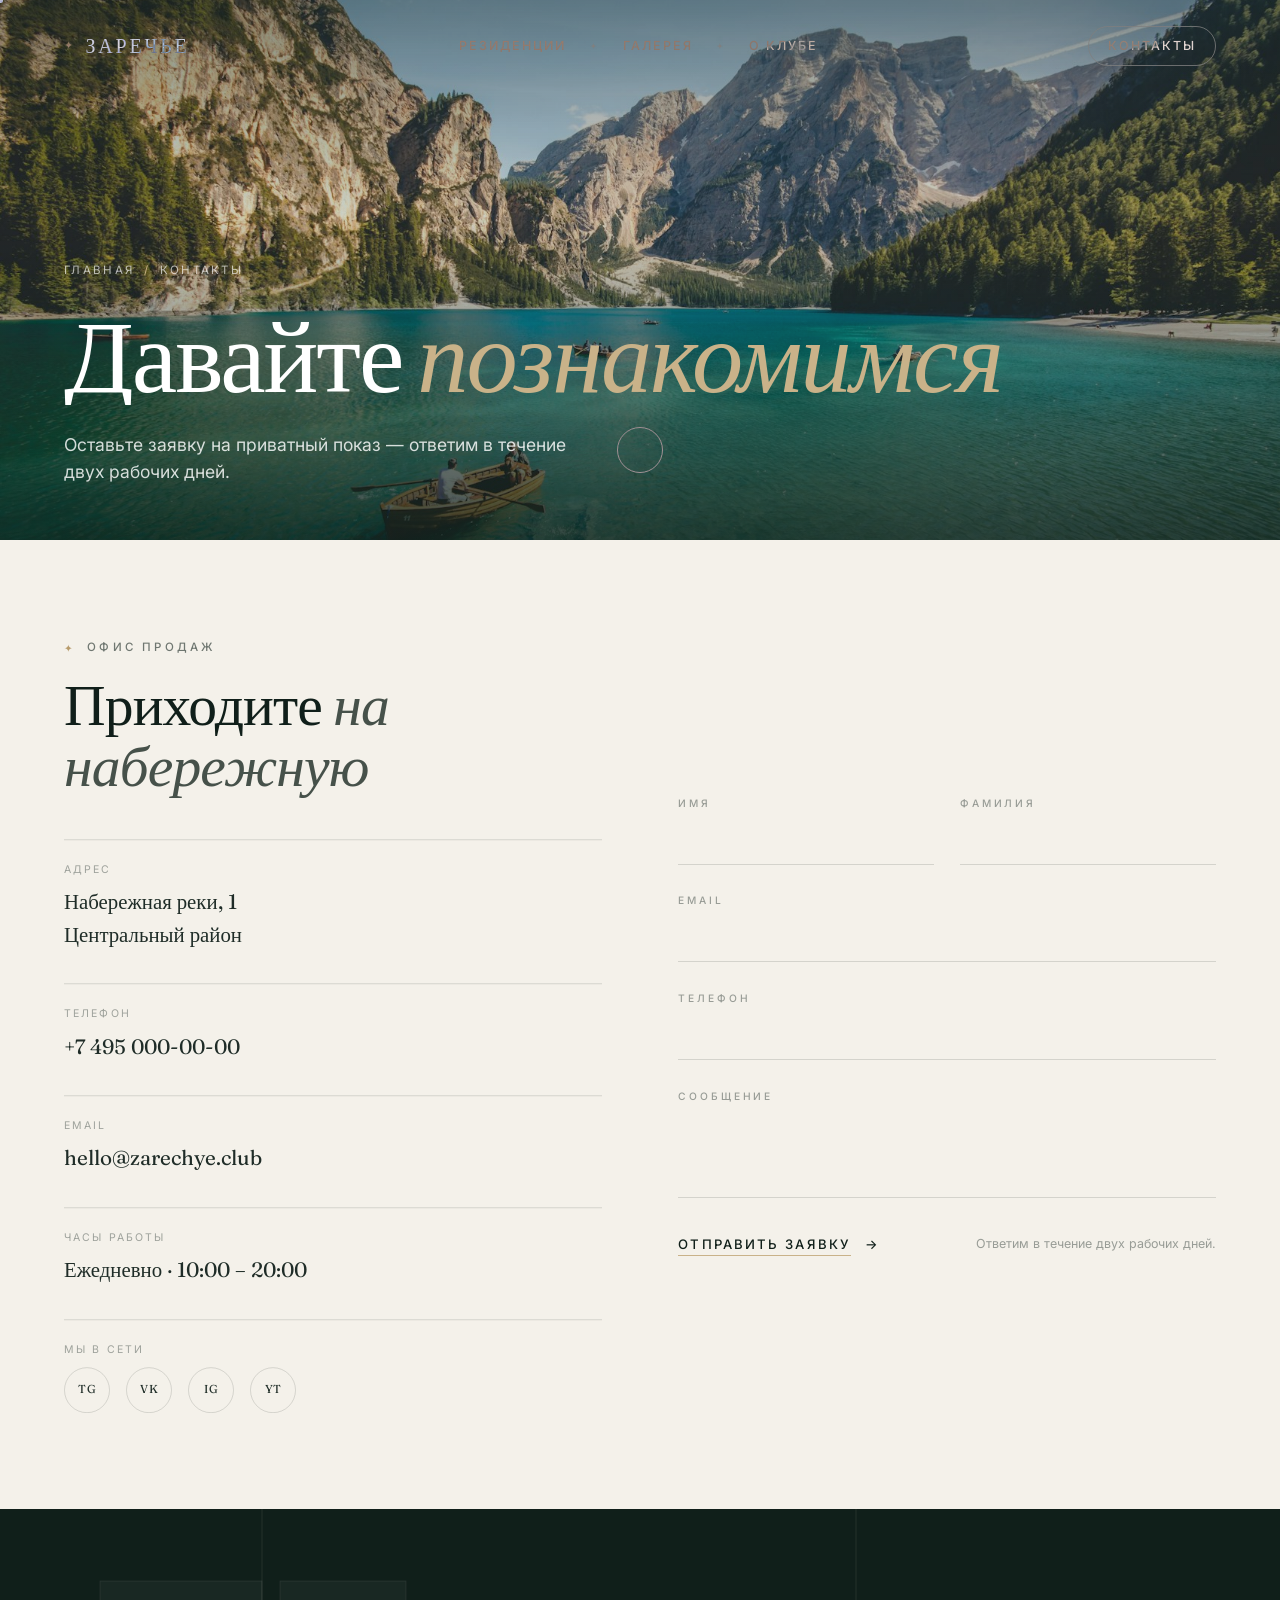
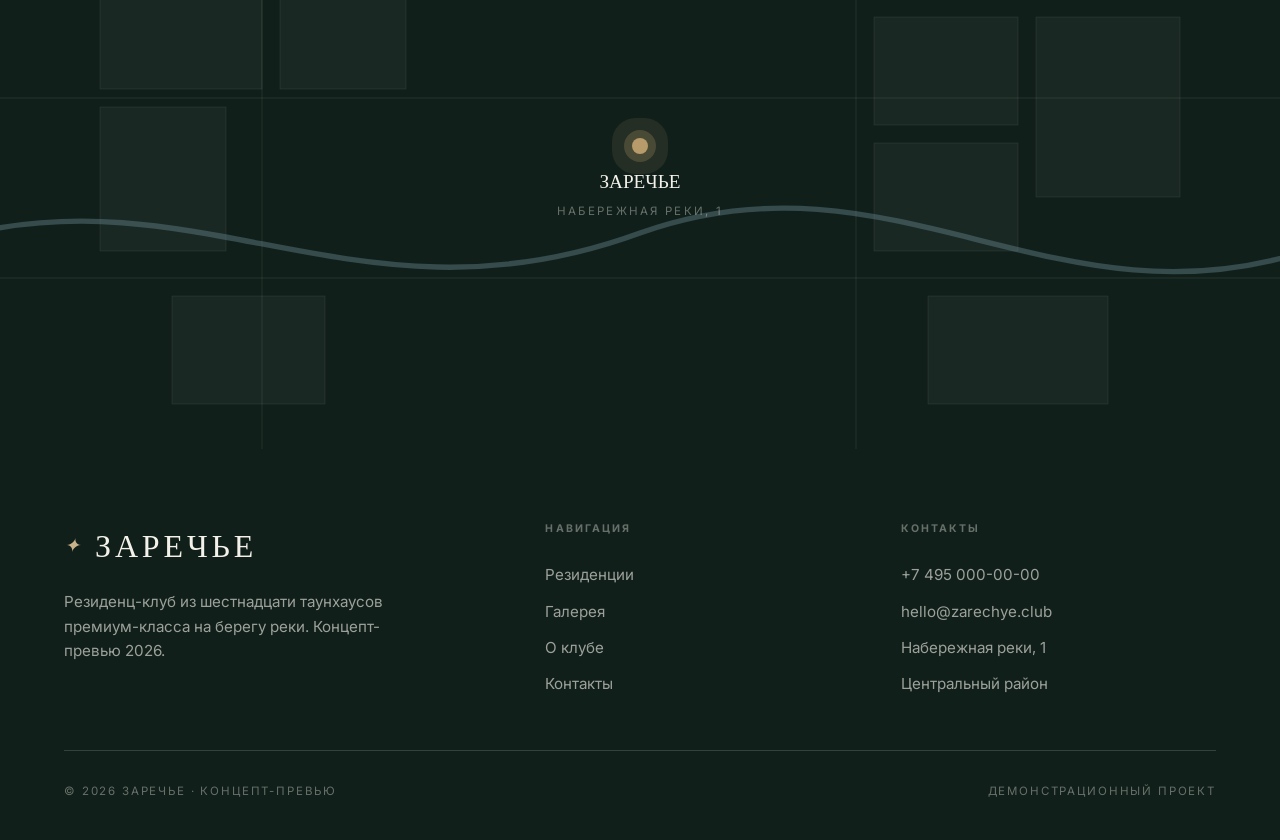
<file: contacts.html>
<!DOCTYPE html>
<html lang="ru">
<head>
<meta charset="UTF-8" />
<meta name="viewport" content="width=device-width, initial-scale=1.0" />
<title>Контакты — ЗАРЕЧЬЕ</title>
<meta name="description" content="Свяжитесь с клубом «Заречье»: запись на приватный показ, телефон, email и адрес офиса продаж на набережной." />
<link rel="preconnect" href="https://fonts.googleapis.com" />
<link rel="preconnect" href="https://fonts.gstatic.com" crossorigin />
<link href="https://fonts.googleapis.com/css2?family=Fraunces:ital,opsz,wght@0,9..144,300..600;1,9..144,300..500&family=Inter:wght@300;400;500;600&display=swap" rel="stylesheet" />
<link rel="stylesheet" href="styles.css" />
</head>
<body>

<div class="page-curtain" aria-hidden="true"><span class="page-curtain__brand"><i>✦</i>ЗАРЕЧЬЕ</span></div>
<div class="cursor" id="cursor"><span class="cursor__label" id="cursorLabel"></span></div>
<div class="cursor-dot" id="cursorDot"></div>

<header class="nav" id="nav">
  <a href="index.html" class="nav__brand" data-cursor><span class="nav__mark">✦</span><span class="nav__name">ЗАРЕЧЬЕ</span></a>
  <nav class="nav__links">
    <a href="residences.html" data-cursor>Резиденции</a><span class="nav__sep">✦</span>
    <a href="gallery.html" data-cursor>Галерея</a><span class="nav__sep">✦</span>
    <a href="about.html" data-cursor>О клубе</a>
  </nav>
  <a href="contacts.html" class="nav__cta" data-cursor><span>Контакты</span></a>
  <button class="nav__burger" id="navBurger" aria-label="Меню"><span></span><span></span><span></span></button>
</header>

<div class="mob-menu" id="mobMenu">
  <a href="residences.html" class="mob-menu__link">Резиденции</a>
  <a href="gallery.html" class="mob-menu__link">Галерея</a>
  <a href="about.html" class="mob-menu__link">О клубе</a>
  <a href="contacts.html" class="mob-menu__link">Контакты</a>
  <div class="mob-menu__foot"><span>✦</span><span>ЗАРЕЧЬЕ</span></div>
</div>

<main>
  <section class="subhero" style="min-height:60vh">
    <div class="subhero__bg" style="background-image:url('assets/img/lake.jpg')" data-parallax-bg></div>
    <div class="subhero__scrim"></div>
    <div class="subhero__inner">
      <div class="breadcrumb"><a href="index.html" data-cursor>Главная</a><i>/</i><span>Контакты</span></div>
      <h1 class="subhero__title" data-words>
        <span class="line"><span data-line-word>Давайте</span> <span data-line-word><em>познакомимся</em></span></span>
      </h1>
      <p class="subhero__lead" data-reveal>Оставьте заявку на приватный показ — ответим в течение двух рабочих дней.</p>
    </div>
  </section>

  <section class="contactpage">
    <div class="contactpage__grid">
      <!-- Инфо -->
      <div class="cinfo">
        <div class="section-head" style="margin-bottom:.5rem">
          <p class="eyebrow" data-reveal-line>Офис продаж</p>
          <h2 class="section-title" data-reveal>Приходите <em>на набережную</em></h2>
        </div>
        <div class="cinfo__block" data-reveal><span>Адрес</span><p>Набережная реки, 1<br>Центральный район</p></div>
        <div class="cinfo__block" data-reveal><span>Телефон</span><a href="tel:+74950000000" data-cursor>+7 495 000-00-00</a></div>
        <div class="cinfo__block" data-reveal><span>Email</span><a href="mailto:hello@zarechye.club" data-cursor>hello@zarechye.club</a></div>
        <div class="cinfo__block" data-reveal><span>Часы работы</span><p>Ежедневно · 10:00 – 20:00</p></div>
        <div class="cinfo__block" data-reveal>
          <span>Мы в сети</span>
          <div class="socials">
            <a href="#" data-cursor>TG</a><a href="#" data-cursor>VK</a><a href="#" data-cursor>IG</a><a href="#" data-cursor>YT</a>
          </div>
        </div>
      </div>

      <!-- Форма -->
      <form class="form" data-demo-form novalidate data-reveal>
        <div class="form__row">
          <label class="field"><span class="field__label eyebrow" style="color:var(--ink-40)">Имя</span><input type="text" name="first" data-cursor style="color:var(--ink)" /><span class="field__line" style="background:var(--ink-14)"></span></label>
          <label class="field"><span class="field__label eyebrow" style="color:var(--ink-40)">Фамилия</span><input type="text" name="last" data-cursor style="color:var(--ink)" /><span class="field__line" style="background:var(--ink-14)"></span></label>
        </div>
        <label class="field"><span class="field__label eyebrow" style="color:var(--ink-40)">Email</span><input type="email" name="email" data-cursor style="color:var(--ink)" /><span class="field__line" style="background:var(--ink-14)"></span></label>
        <label class="field"><span class="field__label eyebrow" style="color:var(--ink-40)">Телефон</span><input type="tel" name="phone" data-cursor style="color:var(--ink)" /><span class="field__line" style="background:var(--ink-14)"></span></label>
        <label class="field"><span class="field__label eyebrow" style="color:var(--ink-40)">Сообщение</span><textarea name="message" rows="3" data-cursor style="color:var(--ink)"></textarea><span class="field__line" style="background:var(--ink-14)"></span></label>
        <div class="form__foot">
          <button type="submit" class="submit" data-cursor data-magnetic style="color:var(--ink)">
            <span class="submit__txt">Отправить заявку</span>
            <span class="submit__arrow">→</span>
          </button>
          <span class="form__note" style="color:var(--ink-40)">Ответим в течение двух рабочих дней.</span>
        </div>
      </form>
    </div>
  </section>

  <!-- Стилизованная карта -->
  <section class="map">
    <svg viewBox="0 0 1440 600" preserveAspectRatio="xMidYMid slice" xmlns="http://www.w3.org/2000/svg">
      <!-- сетка кварталов -->
      <g>
        <rect class="map-block" x="120" y="80" width="180" height="120"/>
        <rect class="map-block" x="320" y="80" width="140" height="120"/>
        <rect class="map-block" x="120" y="220" width="140" height="160"/>
        <rect class="map-block" x="980" y="120" width="160" height="120"/>
        <rect class="map-block" x="1160" y="120" width="160" height="200"/>
        <rect class="map-block" x="980" y="260" width="160" height="120"/>
        <rect class="map-block" x="200" y="430" width="170" height="120"/>
        <rect class="map-block" x="1040" y="430" width="200" height="120"/>
      </g>
      <!-- дороги -->
      <g>
        <line class="map-line" x1="0" y1="210" x2="1440" y2="210"/>
        <line class="map-line" x1="0" y1="410" x2="1440" y2="410"/>
        <line class="map-line" x1="300" y1="0" x2="300" y2="600"/>
        <line class="map-line" x1="960" y1="0" x2="960" y2="600"/>
      </g>
      <!-- река -->
      <path class="map-river" d="M-20,360 C 240,300 420,470 720,360 C 1000,260 1180,470 1460,380"/>
    </svg>
    <div class="map__pin">
      <div class="map__dot"></div>
      <div class="map__label">ЗАРЕЧЬЕ</div>
      <div class="map__sub">Набережная реки, 1</div>
    </div>
  </section>

  <footer class="site-footer">
    <div class="site-footer__top">
      <div>
        <div class="site-footer__brand"><i>✦</i>ЗАРЕЧЬЕ</div>
        <p>Резиденц-клуб из шестнадцати таунхаусов премиум-класса на берегу реки. Концепт-превью 2026.</p>
      </div>
      <div class="fcol">
        <h4>Навигация</h4>
        <a href="residences.html" data-cursor>Резиденции</a>
        <a href="gallery.html" data-cursor>Галерея</a>
        <a href="about.html" data-cursor>О клубе</a>
        <a href="contacts.html" data-cursor>Контакты</a>
      </div>
      <div class="fcol">
        <h4>Контакты</h4>
        <a href="tel:+74950000000" data-cursor>+7 495 000-00-00</a>
        <a href="mailto:hello@zarechye.club" data-cursor>hello@zarechye.club</a>
        <a>Набережная реки, 1</a>
        <a>Центральный район</a>
      </div>
    </div>
    <div class="site-footer__bottom">
      <span>© <span data-year>2026</span> ЗАРЕЧЬЕ · Концепт-превью</span>
      <span>Демонстрационный проект</span>
    </div>
  </footer>
</main>

<script src="assets/vendor/gsap.min.js"></script>
<script src="assets/vendor/ScrollTrigger.min.js"></script>
<script src="assets/vendor/lenis.min.js"></script>
<script src="assets/vendor/split-type.min.js"></script>
<script src="main.js"></script>
</body>
</html>
</file>
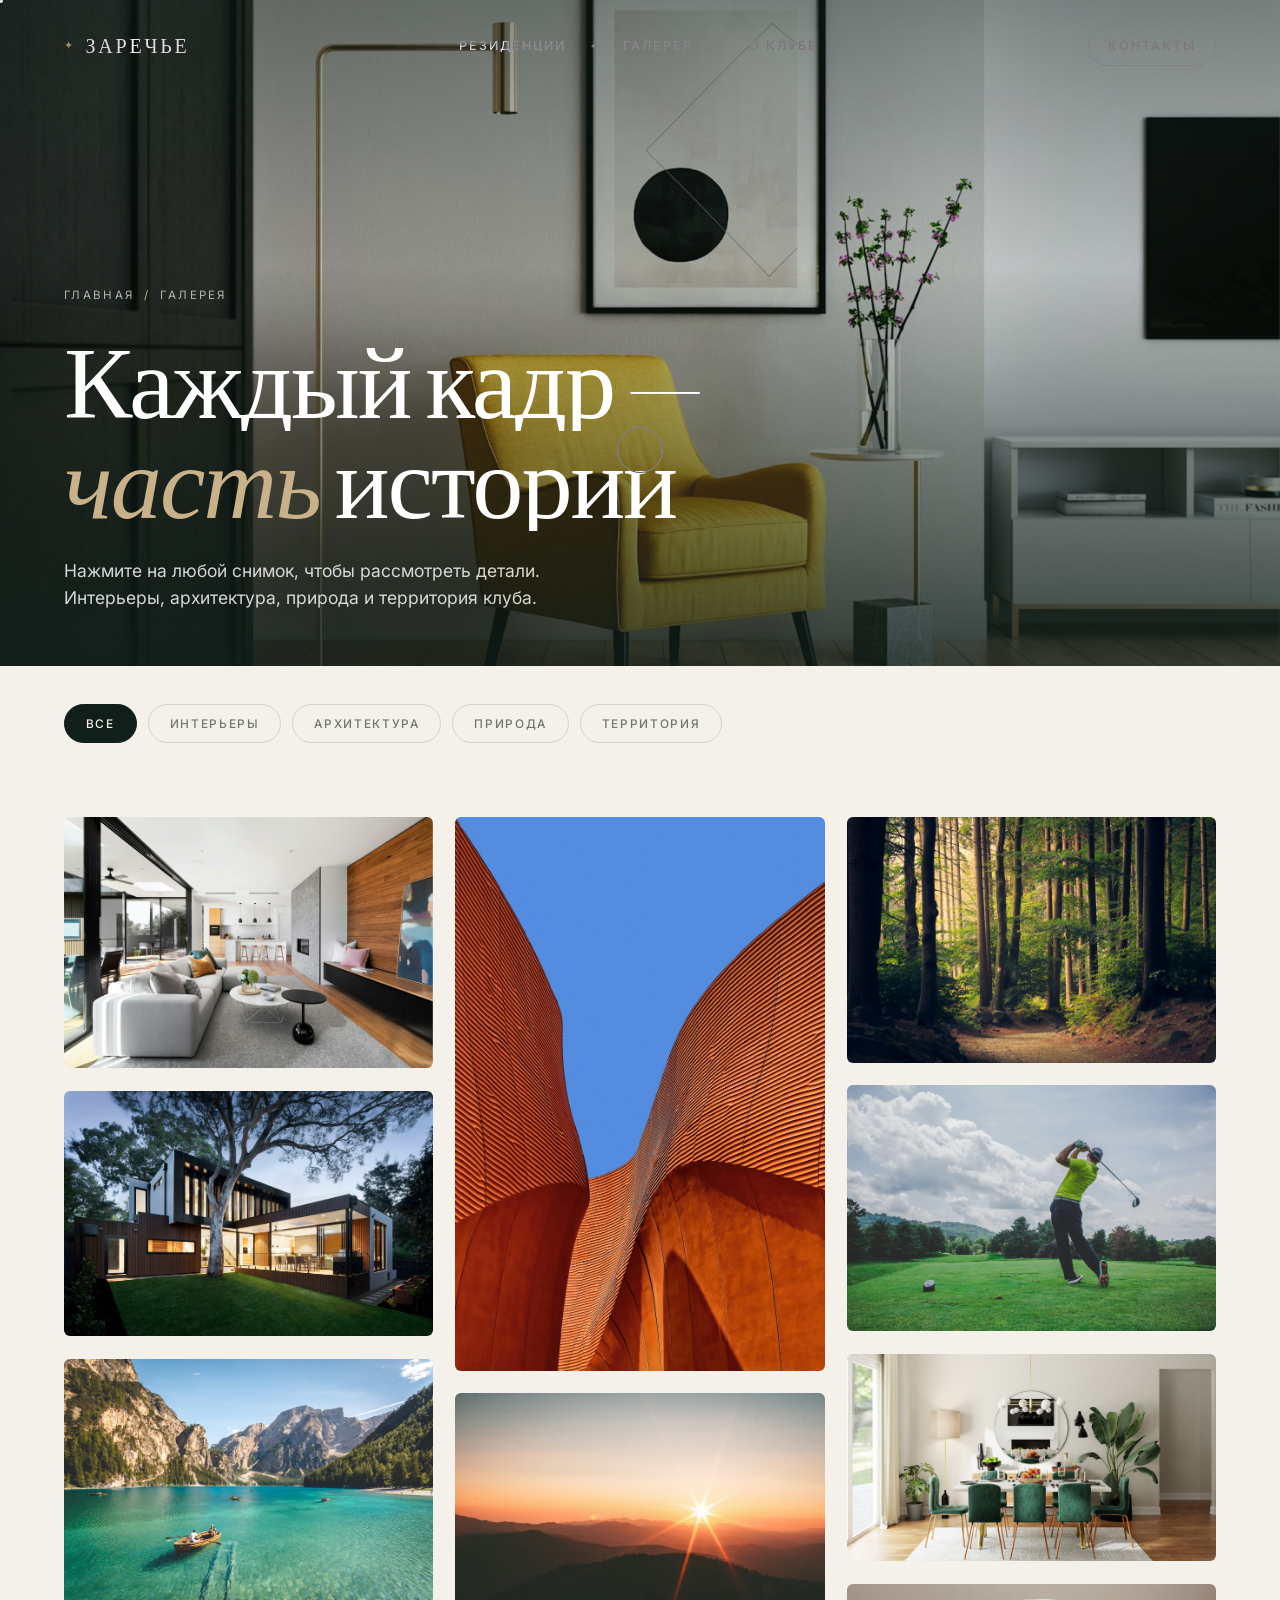
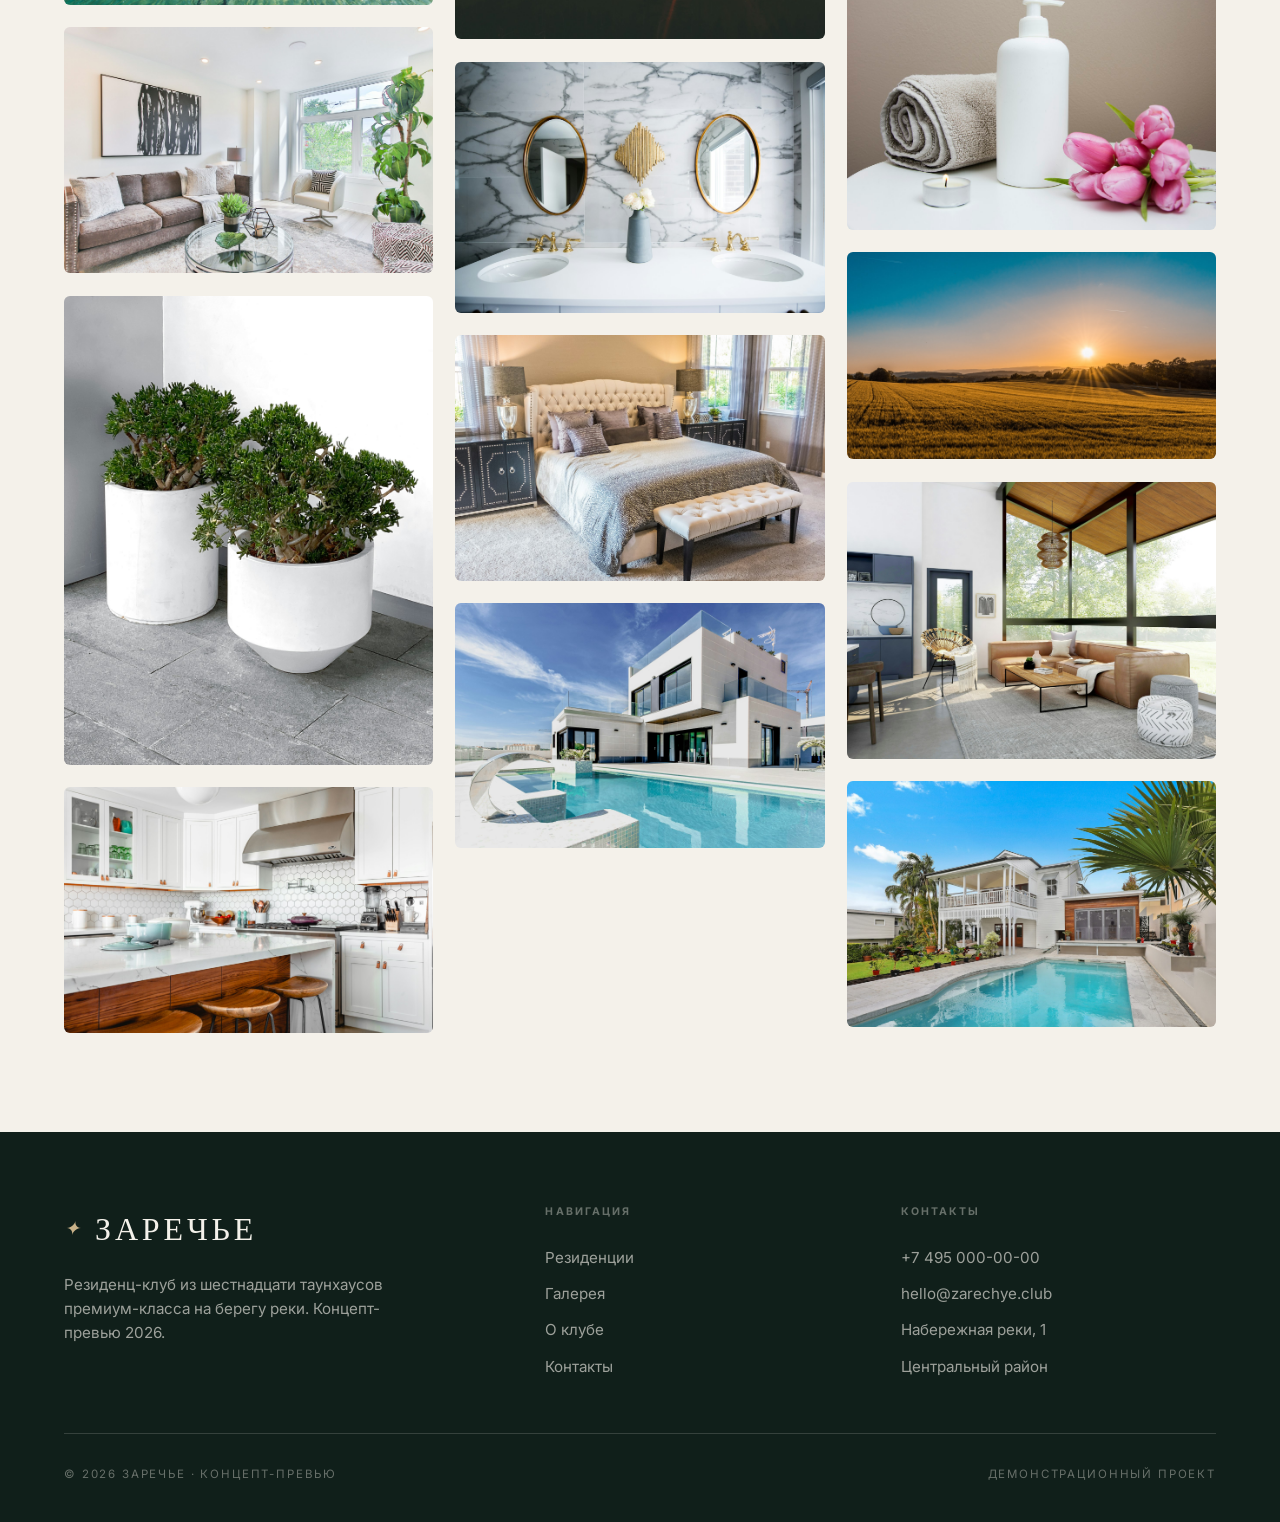
<file: gallery.html>
<!DOCTYPE html>
<html lang="ru">
<head>
<meta charset="UTF-8" />
<meta name="viewport" content="width=device-width, initial-scale=1.0" />
<title>Галерея — ЗАРЕЧЬЕ</title>
<meta name="description" content="Галерея клуба «Заречье»: интерьеры, архитектура, природа и территория резиденц-клуба на берегу реки." />
<link rel="preconnect" href="https://fonts.googleapis.com" />
<link rel="preconnect" href="https://fonts.gstatic.com" crossorigin />
<link href="https://fonts.googleapis.com/css2?family=Fraunces:ital,opsz,wght@0,9..144,300..600;1,9..144,300..500&family=Inter:wght@300;400;500;600&display=swap" rel="stylesheet" />
<link rel="stylesheet" href="styles.css" />
</head>
<body>

<div class="page-curtain" aria-hidden="true"><span class="page-curtain__brand"><i>✦</i>ЗАРЕЧЬЕ</span></div>
<div class="cursor" id="cursor"><span class="cursor__label" id="cursorLabel"></span></div>
<div class="cursor-dot" id="cursorDot"></div>

<header class="nav" id="nav">
  <a href="index.html" class="nav__brand" data-cursor><span class="nav__mark">✦</span><span class="nav__name">ЗАРЕЧЬЕ</span></a>
  <nav class="nav__links">
    <a href="residences.html" data-cursor>Резиденции</a><span class="nav__sep">✦</span>
    <a href="gallery.html" data-cursor>Галерея</a><span class="nav__sep">✦</span>
    <a href="about.html" data-cursor>О клубе</a>
  </nav>
  <a href="contacts.html" class="nav__cta" data-cursor><span>Контакты</span></a>
  <button class="nav__burger" id="navBurger" aria-label="Меню"><span></span><span></span><span></span></button>
</header>

<div class="mob-menu" id="mobMenu">
  <a href="residences.html" class="mob-menu__link">Резиденции</a>
  <a href="gallery.html" class="mob-menu__link">Галерея</a>
  <a href="about.html" class="mob-menu__link">О клубе</a>
  <a href="contacts.html" class="mob-menu__link">Контакты</a>
  <div class="mob-menu__foot"><span>✦</span><span>ЗАРЕЧЬЕ</span></div>
</div>

<main>
  <section class="subhero">
    <div class="subhero__bg" style="background-image:url('assets/img/interior2.jpg')" data-parallax-bg></div>
    <div class="subhero__scrim"></div>
    <div class="subhero__inner">
      <div class="breadcrumb"><a href="index.html" data-cursor>Главная</a><i>/</i><span>Галерея</span></div>
      <h1 class="subhero__title" data-words>
        <span class="line"><span data-line-word>Каждый</span> <span data-line-word>кадр</span> <span data-line-word>—</span></span>
        <span class="line"><span data-line-word><em>часть</em></span> <span data-line-word>истории</span></span>
      </h1>
      <p class="subhero__lead" data-reveal>Нажмите на любой снимок, чтобы рассмотреть детали. Интерьеры, архитектура, природа и территория клуба.</p>
    </div>
  </section>

  <div class="filterbar" data-filter-bar>
    <button data-filter="all" class="is-active" data-cursor>Все</button>
    <button data-filter="interior" data-cursor>Интерьеры</button>
    <button data-filter="exterior" data-cursor>Архитектура</button>
    <button data-filter="nature" data-cursor>Природа</button>
    <button data-filter="territory" data-cursor>Территория</button>
  </div>

  <section class="masonry">
    <figure data-category="interior" data-lightbox data-src="assets/img/interior1.jpg" data-caption="Гостиная · Ривьера" data-cursor data-cursor-label="смотреть"><img src="assets/img/interior1.jpg" alt=""><figcaption><b>01</b> Гостиная</figcaption></figure>
    <figure data-category="exterior" data-lightbox data-src="assets/img/hero.jpg" data-caption="Архитектура · вечер" data-cursor data-cursor-label="смотреть"><img src="assets/img/hero.jpg" alt=""><figcaption><b>02</b> Архитектура</figcaption></figure>
    <figure data-category="nature" data-lightbox data-src="assets/img/lake.jpg" data-caption="Вид на воду" data-cursor data-cursor-label="смотреть"><img src="assets/img/lake.jpg" alt=""><figcaption><b>03</b> Вид на воду</figcaption></figure>
    <figure data-category="interior" data-lightbox data-src="assets/img/living2.jpg" data-caption="Зона отдыха" data-cursor data-cursor-label="смотреть"><img src="assets/img/living2.jpg" alt=""><figcaption><b>04</b> Зона отдыха</figcaption></figure>
    <figure data-category="territory" data-lightbox data-src="assets/img/pool.jpg" data-caption="Бассейн" data-cursor data-cursor-label="смотреть"><img src="assets/img/pool.jpg" alt=""><figcaption><b>05</b> Бассейн</figcaption></figure>
    <figure data-category="interior" data-lightbox data-src="assets/img/kitchen.jpg" data-caption="Кухня-столовая" data-cursor data-cursor-label="смотреть"><img src="assets/img/kitchen.jpg" alt=""><figcaption><b>06</b> Кухня</figcaption></figure>
    <figure data-category="exterior" data-lightbox data-src="assets/img/detail.jpg" data-caption="Деталь фасада" data-cursor data-cursor-label="смотреть"><img src="assets/img/detail.jpg" alt=""><figcaption><b>07</b> Деталь фасада</figcaption></figure>
    <figure data-category="nature" data-lightbox data-src="assets/img/morning.jpg" data-caption="Рассвет над рекой" data-cursor data-cursor-label="смотреть"><img src="assets/img/morning.jpg" alt=""><figcaption><b>08</b> Рассвет</figcaption></figure>
    <figure data-category="interior" data-lightbox data-src="assets/img/lobby.jpg" data-caption="Ванная · мрамор" data-cursor data-cursor-label="смотреть"><img src="assets/img/lobby.jpg" alt=""><figcaption><b>09</b> Ванная комната</figcaption></figure>
    <figure data-category="interior" data-lightbox data-src="assets/img/bedroom1.jpg" data-caption="Спальня" data-cursor data-cursor-label="смотреть"><img src="assets/img/bedroom1.jpg" alt=""><figcaption><b>10</b> Спальня</figcaption></figure>
    <figure data-category="exterior" data-lightbox data-src="assets/img/facade.jpg" data-caption="Фасад резиденции" data-cursor data-cursor-label="смотреть"><img src="assets/img/facade.jpg" alt=""><figcaption><b>11</b> Фасад</figcaption></figure>
    <figure data-category="nature" data-lightbox data-src="assets/img/forest.jpg" data-caption="Сосновый парк" data-cursor data-cursor-label="смотреть"><img src="assets/img/forest.jpg" alt=""><figcaption><b>12</b> Сосновый парк</figcaption></figure>
    <figure data-category="territory" data-lightbox data-src="assets/img/golf.jpg" data-caption="Гольф-поле" data-cursor data-cursor-label="смотреть"><img src="assets/img/golf.jpg" alt=""><figcaption><b>13</b> Гольф</figcaption></figure>
    <figure data-category="interior" data-lightbox data-src="assets/img/dining.jpg" data-caption="Столовая" data-cursor data-cursor-label="смотреть"><img src="assets/img/dining.jpg" alt=""><figcaption><b>14</b> Столовая</figcaption></figure>
    <figure data-category="territory" data-lightbox data-src="assets/img/spa.jpg" data-caption="Спа-зона" data-cursor data-cursor-label="смотреть"><img src="assets/img/spa.jpg" alt=""><figcaption><b>15</b> Спа</figcaption></figure>
    <figure data-category="nature" data-lightbox data-src="assets/img/aerial.jpg" data-caption="С высоты" data-cursor data-cursor-label="смотреть"><img src="assets/img/aerial.jpg" alt=""><figcaption><b>16</b> С высоты</figcaption></figure>
    <figure data-category="interior" data-lightbox data-src="assets/img/terrace.jpg" data-caption="Панорамная гостиная" data-cursor data-cursor-label="смотреть"><img src="assets/img/terrace.jpg" alt=""><figcaption><b>17</b> Панорама</figcaption></figure>
    <figure data-category="exterior" data-lightbox data-src="assets/img/exterior.jpg" data-caption="Резиденция с бассейном" data-cursor data-cursor-label="смотреть"><img src="assets/img/exterior.jpg" alt=""><figcaption><b>18</b> Экстерьер</figcaption></figure>
  </section>

  <footer class="site-footer">
    <div class="site-footer__top">
      <div>
        <div class="site-footer__brand"><i>✦</i>ЗАРЕЧЬЕ</div>
        <p>Резиденц-клуб из шестнадцати таунхаусов премиум-класса на берегу реки. Концепт-превью 2026.</p>
      </div>
      <div class="fcol">
        <h4>Навигация</h4>
        <a href="residences.html" data-cursor>Резиденции</a>
        <a href="gallery.html" data-cursor>Галерея</a>
        <a href="about.html" data-cursor>О клубе</a>
        <a href="contacts.html" data-cursor>Контакты</a>
      </div>
      <div class="fcol">
        <h4>Контакты</h4>
        <a href="tel:+74950000000" data-cursor>+7 495 000-00-00</a>
        <a href="mailto:hello@zarechye.club" data-cursor>hello@zarechye.club</a>
        <a>Набережная реки, 1</a>
        <a>Центральный район</a>
      </div>
    </div>
    <div class="site-footer__bottom">
      <span>© <span data-year>2026</span> ЗАРЕЧЬЕ · Концепт-превью</span>
      <span>Демонстрационный проект</span>
    </div>
  </footer>
</main>

<script src="assets/vendor/gsap.min.js"></script>
<script src="assets/vendor/ScrollTrigger.min.js"></script>
<script src="assets/vendor/lenis.min.js"></script>
<script src="assets/vendor/split-type.min.js"></script>
<script src="main.js"></script>
</body>
</html>
</file>
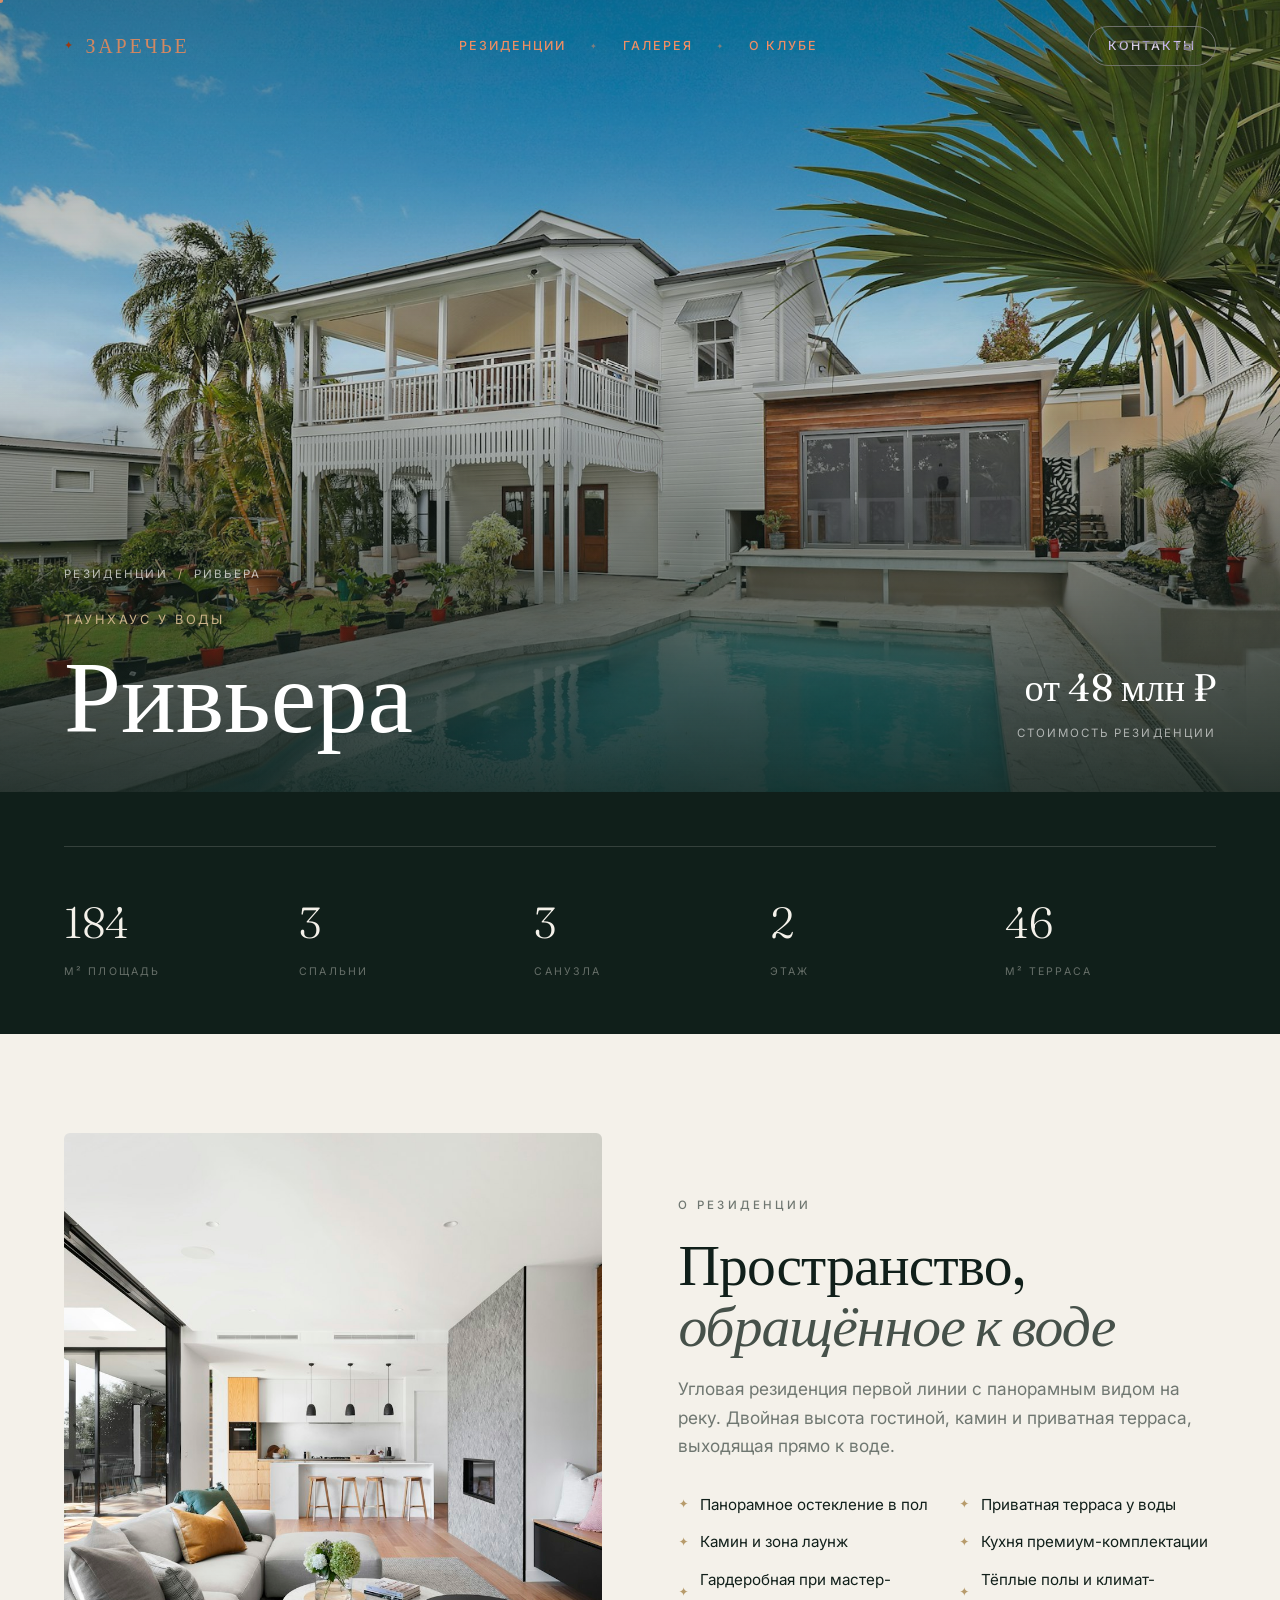
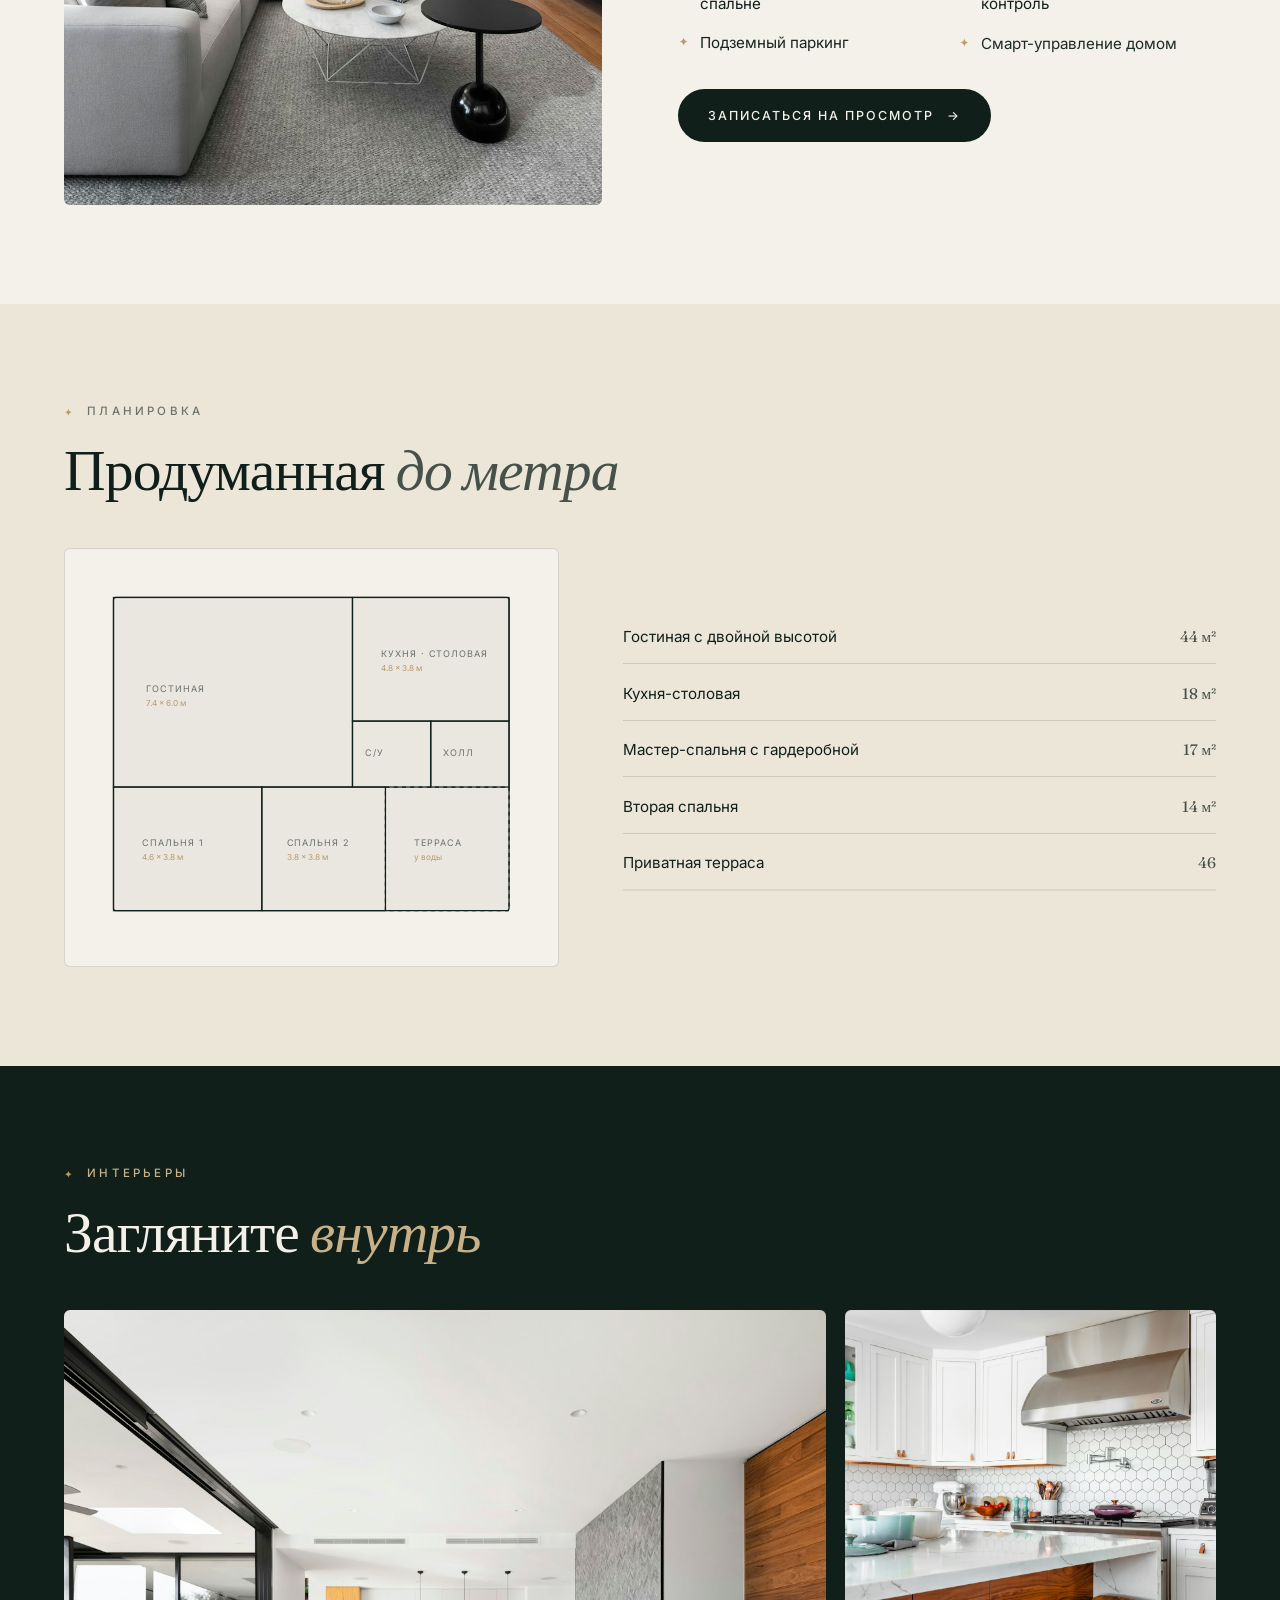
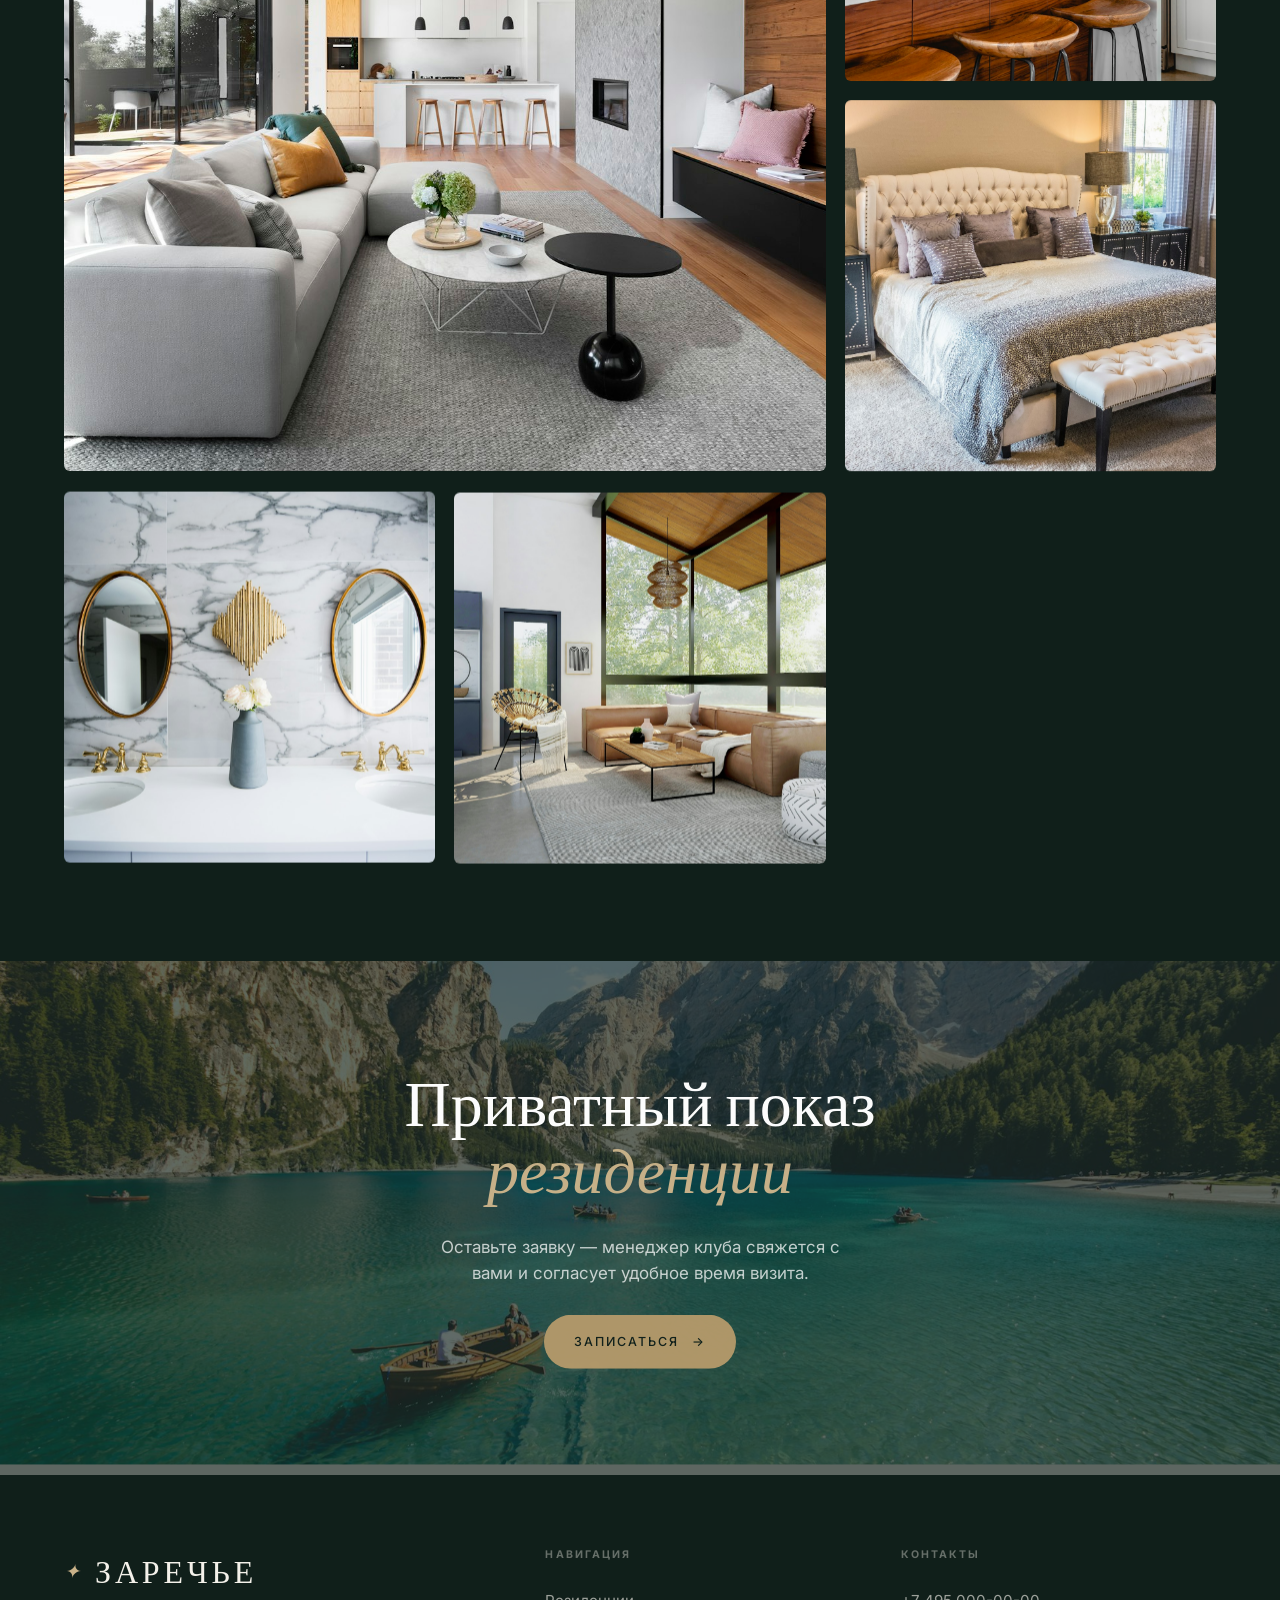
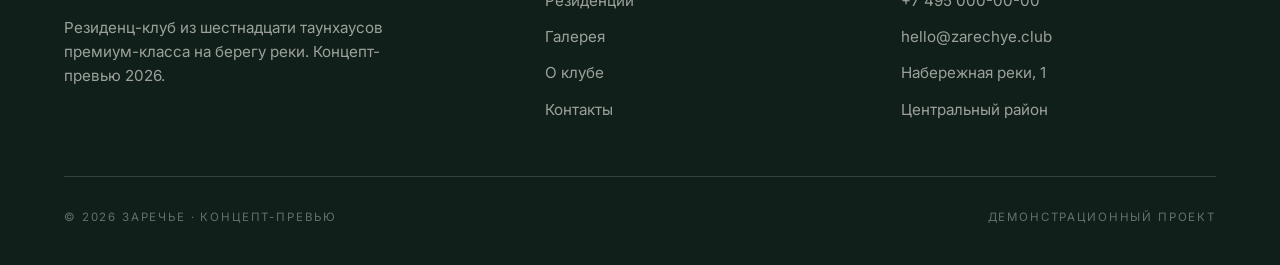
<file: residence.html>
<!DOCTYPE html>
<html lang="ru">
<head>
<meta charset="UTF-8" />
<meta name="viewport" content="width=device-width, initial-scale=1.0" />
<title>Резиденция — ЗАРЕЧЬЕ</title>
<meta name="description" content="Резиденция премиум-класса в клубе «Заречье» — планировка, характеристики и приватный показ." />
<link rel="preconnect" href="https://fonts.googleapis.com" />
<link rel="preconnect" href="https://fonts.gstatic.com" crossorigin />
<link href="https://fonts.googleapis.com/css2?family=Fraunces:ital,opsz,wght@0,9..144,300..600;1,9..144,300..500&family=Inter:wght@300;400;500;600&display=swap" rel="stylesheet" />
<link rel="stylesheet" href="styles.css" />
</head>
<body data-residence>

<div class="page-curtain" aria-hidden="true"><span class="page-curtain__brand"><i>✦</i>ЗАРЕЧЬЕ</span></div>
<div class="cursor" id="cursor"><span class="cursor__label" id="cursorLabel"></span></div>
<div class="cursor-dot" id="cursorDot"></div>

<header class="nav" id="nav">
  <a href="index.html" class="nav__brand" data-cursor><span class="nav__mark">✦</span><span class="nav__name">ЗАРЕЧЬЕ</span></a>
  <nav class="nav__links">
    <a href="residences.html" data-cursor>Резиденции</a><span class="nav__sep">✦</span>
    <a href="gallery.html" data-cursor>Галерея</a><span class="nav__sep">✦</span>
    <a href="about.html" data-cursor>О клубе</a>
  </nav>
  <a href="contacts.html" class="nav__cta" data-cursor><span>Контакты</span></a>
  <button class="nav__burger" id="navBurger" aria-label="Меню"><span></span><span></span><span></span></button>
</header>

<div class="mob-menu" id="mobMenu">
  <a href="residences.html" class="mob-menu__link">Резиденции</a>
  <a href="gallery.html" class="mob-menu__link">Галерея</a>
  <a href="about.html" class="mob-menu__link">О клубе</a>
  <a href="contacts.html" class="mob-menu__link">Контакты</a>
  <div class="mob-menu__foot"><span>✦</span><span>ЗАРЕЧЬЕ</span></div>
</div>

<main>
  <!-- Герой резиденции -->
  <section class="res-hero">
    <div class="res-hero__bg" data-field="hero" data-parallax-bg></div>
    <div class="res-hero__scrim"></div>
    <div class="res-hero__inner">
      <div>
        <div class="breadcrumb"><a href="residences.html" data-cursor>Резиденции</a><i>/</i><span data-field="name">Резиденция</span></div>
        <p class="res-hero__type" data-field="type">Таунхаус</p>
        <h1 class="res-hero__name" data-field="name">Ривьера</h1>
      </div>
      <div class="res-hero__price">
        <b data-field="price">от 48 млн ₽</b>
        <span>стоимость резиденции</span>
      </div>
    </div>
  </section>

  <!-- Характеристики -->
  <section class="res-specs">
    <div class="res-specs__grid">
      <div class="spec"><b data-field="area">184</b><span>м² площадь</span></div>
      <div class="spec"><b data-field="beds">3</b><span>спальни</span></div>
      <div class="spec"><b data-field="baths">3</b><span>санузла</span></div>
      <div class="spec"><b data-field="floor">2</b><span>этаж</span></div>
      <div class="spec"><b data-field="terrace">46</b><span>м² терраса</span></div>
    </div>
  </section>

  <!-- Описание + удобства -->
  <section class="res-about">
    <figure class="res-about__media"><img data-field="img" src="assets/img/interior1.jpg" alt="Интерьер резиденции"></figure>
    <div class="res-about__body">
      <p class="eyebrow" data-reveal-line>О резиденции</p>
      <h2 class="section-title" data-reveal>Пространство, <em>обращённое к воде</em></h2>
      <p class="res-about__desc" data-field="desc" data-reveal>Угловая резиденция первой линии с панорамным видом на реку.</p>
      <ul class="amenities" data-stagger>
        <li>Панорамное остекление в пол</li>
        <li>Приватная терраса у воды</li>
        <li>Камин и зона лаунж</li>
        <li>Кухня премиум-комплектации</li>
        <li>Гардеробная при мастер-спальне</li>
        <li>Тёплые полы и климат-контроль</li>
        <li>Подземный паркинг</li>
        <li>Смарт-управление домом</li>
      </ul>
      <a href="contacts.html" class="btn btn--solid" data-cursor data-magnetic><span>Записаться на просмотр</span><i>→</i></a>
    </div>
  </section>

  <!-- План этажа -->
  <section class="floorplan">
    <div class="section-head">
      <p class="eyebrow" data-reveal-line>Планировка</p>
      <h2 class="section-title" data-reveal>Продуманная <em>до метра</em></h2>
    </div>
    <div class="floorplan__wrap">
      <div class="floorplan__svg" data-reveal>
        <svg viewBox="0 0 520 420" xmlns="http://www.w3.org/2000/svg">
          <!-- внешний контур -->
          <rect x="20" y="20" width="480" height="380" class="fp-room" rx="3"/>
          <rect x="20" y="20" width="480" height="380" class="fp-fill" rx="3"/>
          <!-- гостиная -->
          <rect x="20" y="20" width="290" height="230" class="fp-room"/>
          <text x="60" y="135" class="fp-label">Гостиная</text>
          <text x="60" y="152" class="fp-dim">7.4 × 6.0 м</text>
          <!-- кухня-столовая -->
          <rect x="310" y="20" width="190" height="150" class="fp-room"/>
          <text x="345" y="92" class="fp-label">Кухня · столовая</text>
          <text x="345" y="109" class="fp-dim">4.8 × 3.8 м</text>
          <!-- санузел -->
          <rect x="310" y="170" width="95" height="80" class="fp-room"/>
          <text x="325" y="212" class="fp-label">С/у</text>
          <!-- холл -->
          <rect x="405" y="170" width="95" height="80" class="fp-room"/>
          <text x="420" y="212" class="fp-label">Холл</text>
          <!-- спальня 1 -->
          <rect x="20" y="250" width="180" height="150" class="fp-room"/>
          <text x="55" y="322" class="fp-label">Спальня 1</text>
          <text x="55" y="339" class="fp-dim">4.6 × 3.8 м</text>
          <!-- спальня 2 -->
          <rect x="200" y="250" width="150" height="150" class="fp-room"/>
          <text x="230" y="322" class="fp-label">Спальня 2</text>
          <text x="230" y="339" class="fp-dim">3.8 × 3.8 м</text>
          <!-- терраса -->
          <rect x="350" y="250" width="150" height="150" class="fp-room" stroke-dasharray="5 5"/>
          <text x="385" y="322" class="fp-label">Терраса</text>
          <text x="385" y="339" class="fp-dim">у воды</text>
        </svg>
      </div>
      <ul class="floorplan__legend" data-stagger>
        <li><span>Гостиная с двойной высотой</span><b>44 м²</b></li>
        <li><span>Кухня-столовая</span><b>18 м²</b></li>
        <li><span>Мастер-спальня с гардеробной</span><b>17 м²</b></li>
        <li><span>Вторая спальня</span><b>14 м²</b></li>
        <li><span>Приватная терраса</span><b data-field="terrace">46</b></li>
      </ul>
    </div>
  </section>

  <!-- Галерея резиденции (лайтбокс) -->
  <section class="res-gallery">
    <div class="section-head">
      <p class="eyebrow" style="color:var(--gold-soft)" data-reveal-line>Интерьеры</p>
      <h2 class="section-title" data-reveal>Загляните <em>внутрь</em></h2>
    </div>
    <div class="thumbs" data-stagger>
      <figure data-lightbox data-src="assets/img/interior1.jpg" data-caption="Гостиная" data-cursor data-cursor-label="смотреть"><img src="assets/img/interior1.jpg" alt=""></figure>
      <figure data-lightbox data-src="assets/img/kitchen.jpg" data-caption="Кухня-столовая" data-cursor data-cursor-label="смотреть"><img src="assets/img/kitchen.jpg" alt=""></figure>
      <figure data-lightbox data-src="assets/img/bedroom1.jpg" data-caption="Спальня" data-cursor data-cursor-label="смотреть"><img src="assets/img/bedroom1.jpg" alt=""></figure>
      <figure data-lightbox data-src="assets/img/lobby.jpg" data-caption="Ванная комната" data-cursor data-cursor-label="смотреть"><img src="assets/img/lobby.jpg" alt=""></figure>
      <figure data-lightbox data-src="assets/img/terrace.jpg" data-caption="Панорамная зона" data-cursor data-cursor-label="смотреть"><img src="assets/img/terrace.jpg" alt=""></figure>
    </div>
  </section>

  <!-- CTA -->
  <section class="cta">
    <div class="cta__bg" style="background-image:url('assets/img/lake.jpg')" data-parallax-bg></div>
    <div class="cta__scrim"></div>
    <div class="cta__inner">
      <h2 class="cta__title" data-reveal>Приватный показ <em>резиденции</em></h2>
      <p class="cta__sub" data-reveal>Оставьте заявку — менеджер клуба свяжется с вами и согласует удобное время визита.</p>
      <a href="contacts.html" class="btn btn--gold" data-cursor data-magnetic data-reveal><span>Записаться</span><i>→</i></a>
    </div>
  </section>

  <footer class="site-footer">
    <div class="site-footer__top">
      <div>
        <div class="site-footer__brand"><i>✦</i>ЗАРЕЧЬЕ</div>
        <p>Резиденц-клуб из шестнадцати таунхаусов премиум-класса на берегу реки. Концепт-превью 2026.</p>
      </div>
      <div class="fcol">
        <h4>Навигация</h4>
        <a href="residences.html" data-cursor>Резиденции</a>
        <a href="gallery.html" data-cursor>Галерея</a>
        <a href="about.html" data-cursor>О клубе</a>
        <a href="contacts.html" data-cursor>Контакты</a>
      </div>
      <div class="fcol">
        <h4>Контакты</h4>
        <a href="tel:+74950000000" data-cursor>+7 495 000-00-00</a>
        <a href="mailto:hello@zarechye.club" data-cursor>hello@zarechye.club</a>
        <a>Набережная реки, 1</a>
        <a>Центральный район</a>
      </div>
    </div>
    <div class="site-footer__bottom">
      <span>© <span data-year>2026</span> ЗАРЕЧЬЕ · Концепт-превью</span>
      <span>Демонстрационный проект</span>
    </div>
  </footer>
</main>

<script src="assets/vendor/gsap.min.js"></script>
<script src="assets/vendor/ScrollTrigger.min.js"></script>
<script src="assets/vendor/lenis.min.js"></script>
<script src="assets/vendor/split-type.min.js"></script>
<script src="main.js"></script>
</body>
</html>
</file>
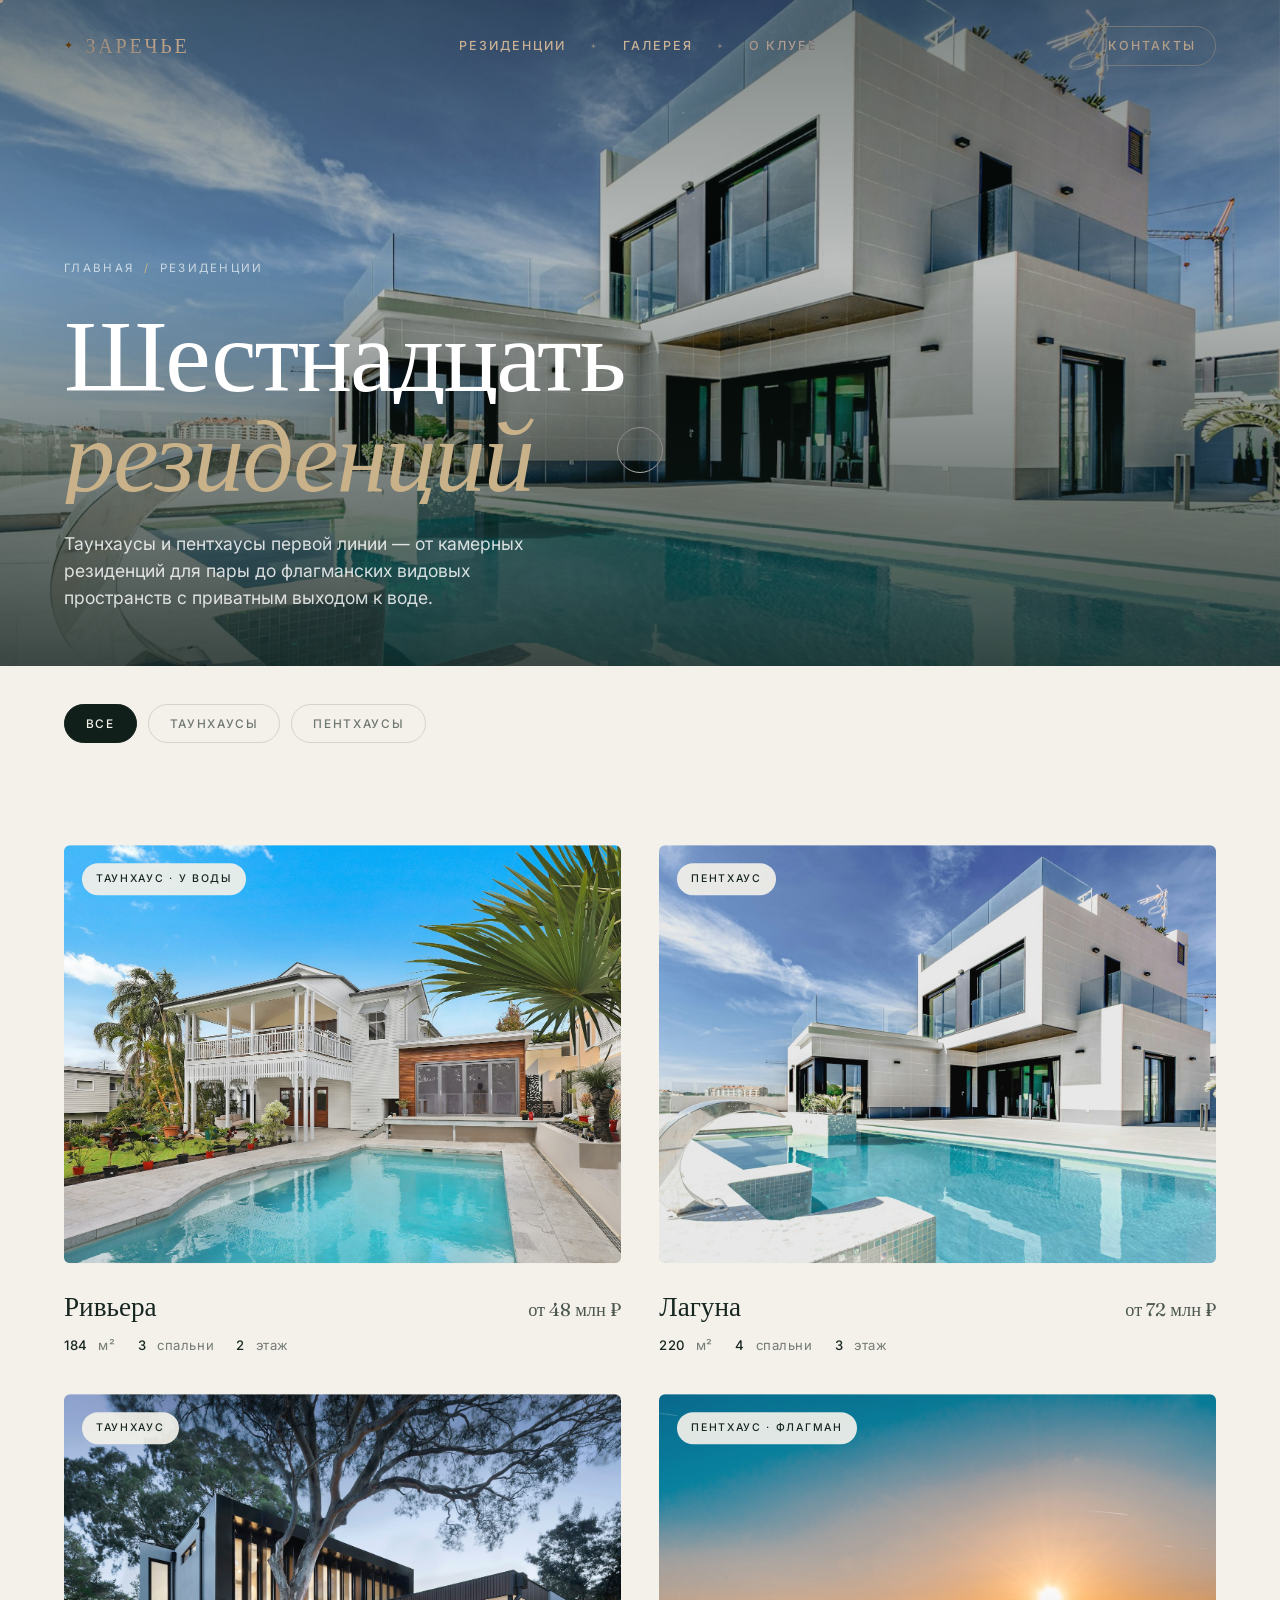
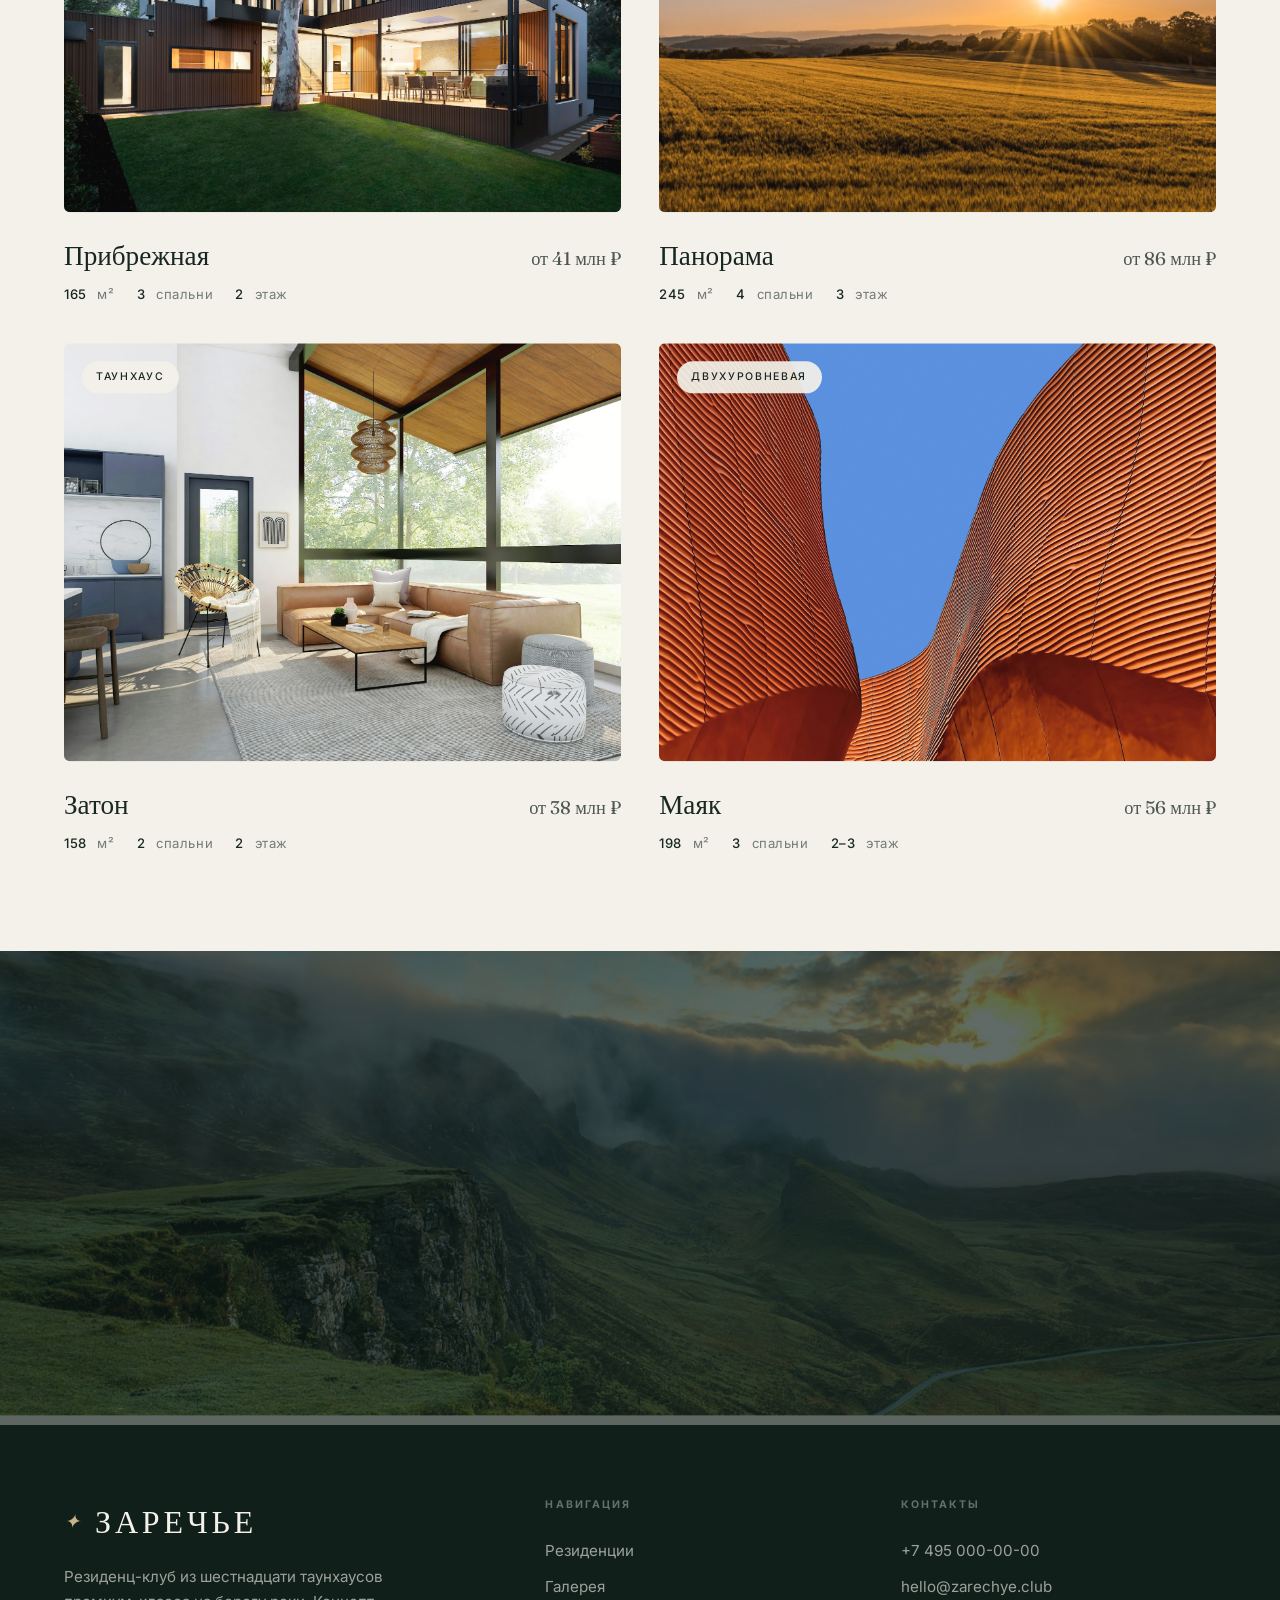
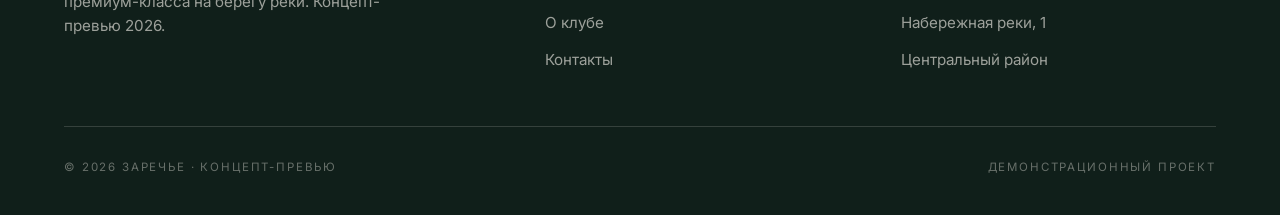
<file: residences.html>
<!DOCTYPE html>
<html lang="ru">
<head>
<meta charset="UTF-8" />
<meta name="viewport" content="width=device-width, initial-scale=1.0" />
<title>Резиденции — ЗАРЕЧЬЕ</title>
<meta name="description" content="Шестнадцать резиденций премиум-класса на берегу реки: таунхаусы и пентхаусы с террасами и видом на воду." />
<link rel="preconnect" href="https://fonts.googleapis.com" />
<link rel="preconnect" href="https://fonts.gstatic.com" crossorigin />
<link href="https://fonts.googleapis.com/css2?family=Fraunces:ital,opsz,wght@0,9..144,300..600;1,9..144,300..500&family=Inter:wght@300;400;500;600&display=swap" rel="stylesheet" />
<link rel="stylesheet" href="styles.css" />
</head>
<body>

<div class="page-curtain" aria-hidden="true"><span class="page-curtain__brand"><i>✦</i>ЗАРЕЧЬЕ</span></div>
<div class="cursor" id="cursor"><span class="cursor__label" id="cursorLabel"></span></div>
<div class="cursor-dot" id="cursorDot"></div>

<header class="nav" id="nav">
  <a href="index.html" class="nav__brand" data-cursor><span class="nav__mark">✦</span><span class="nav__name">ЗАРЕЧЬЕ</span></a>
  <nav class="nav__links">
    <a href="residences.html" data-cursor>Резиденции</a><span class="nav__sep">✦</span>
    <a href="gallery.html" data-cursor>Галерея</a><span class="nav__sep">✦</span>
    <a href="about.html" data-cursor>О клубе</a>
  </nav>
  <a href="contacts.html" class="nav__cta" data-cursor><span>Контакты</span></a>
  <button class="nav__burger" id="navBurger" aria-label="Меню"><span></span><span></span><span></span></button>
</header>

<div class="mob-menu" id="mobMenu">
  <a href="residences.html" class="mob-menu__link">Резиденции</a>
  <a href="gallery.html" class="mob-menu__link">Галерея</a>
  <a href="about.html" class="mob-menu__link">О клубе</a>
  <a href="contacts.html" class="mob-menu__link">Контакты</a>
  <div class="mob-menu__foot"><span>✦</span><span>ЗАРЕЧЬЕ</span></div>
</div>

<main>
  <!-- Под-герой -->
  <section class="subhero">
    <div class="subhero__bg" style="background-image:url('assets/img/facade.jpg')" data-parallax-bg></div>
    <div class="subhero__scrim"></div>
    <div class="subhero__inner">
      <div class="breadcrumb"><a href="index.html" data-cursor>Главная</a><i>/</i><span>Резиденции</span></div>
      <h1 class="subhero__title" data-words>
        <span class="line"><span data-line-word>Шестнадцать</span></span>
        <span class="line"><span data-line-word><em>резиденций</em></span></span>
      </h1>
      <p class="subhero__lead" data-reveal>Таунхаусы и пентхаусы первой линии — от камерных резиденций для пары до флагманских видовых пространств с приватным выходом к воде.</p>
    </div>
  </section>

  <!-- Фильтры -->
  <div class="filterbar" data-filter-bar>
    <button data-filter="all" class="is-active" data-cursor>Все</button>
    <button data-filter="townhouse" data-cursor>Таунхаусы</button>
    <button data-filter="penthouse" data-cursor>Пентхаусы</button>
  </div>

  <!-- Каталог -->
  <section class="catalog">
    <div class="catalog__grid">

      <a class="rescard" href="residence.html?id=R1" data-category="townhouse" data-cursor data-cursor-label="открыть" data-reveal>
        <div class="rescard__media"><span class="rescard__badge">Таунхаус · у воды</span><img src="assets/img/exterior.jpg" alt="Резиденция Ривьера"><span class="rescard__view"><span>Открыть</span></span></div>
        <div class="rescard__row"><span class="rescard__name">Ривьера</span><span class="rescard__price">от 48 млн ₽</span></div>
        <div class="rescard__meta"><span><b>184</b>&nbsp;м²</span><span><b>3</b>&nbsp;спальни</span><span><b>2</b>&nbsp;этаж</span></div>
      </a>

      <a class="rescard" href="residence.html?id=R2" data-category="penthouse" data-cursor data-cursor-label="открыть" data-reveal>
        <div class="rescard__media"><span class="rescard__badge">Пентхаус</span><img src="assets/img/facade.jpg" alt="Резиденция Лагуна"><span class="rescard__view"><span>Открыть</span></span></div>
        <div class="rescard__row"><span class="rescard__name">Лагуна</span><span class="rescard__price">от 72 млн ₽</span></div>
        <div class="rescard__meta"><span><b>220</b>&nbsp;м²</span><span><b>4</b>&nbsp;спальни</span><span><b>3</b>&nbsp;этаж</span></div>
      </a>

      <a class="rescard" href="residence.html?id=R3" data-category="townhouse" data-cursor data-cursor-label="открыть" data-reveal>
        <div class="rescard__media"><span class="rescard__badge">Таунхаус</span><img src="assets/img/hero.jpg" alt="Резиденция Прибрежная"><span class="rescard__view"><span>Открыть</span></span></div>
        <div class="rescard__row"><span class="rescard__name">Прибрежная</span><span class="rescard__price">от 41 млн ₽</span></div>
        <div class="rescard__meta"><span><b>165</b>&nbsp;м²</span><span><b>3</b>&nbsp;спальни</span><span><b>2</b>&nbsp;этаж</span></div>
      </a>

      <a class="rescard" href="residence.html?id=R4" data-category="penthouse" data-cursor data-cursor-label="открыть" data-reveal>
        <div class="rescard__media"><span class="rescard__badge">Пентхаус · флагман</span><img src="assets/img/aerial.jpg" alt="Резиденция Панорама"><span class="rescard__view"><span>Открыть</span></span></div>
        <div class="rescard__row"><span class="rescard__name">Панорама</span><span class="rescard__price">от 86 млн ₽</span></div>
        <div class="rescard__meta"><span><b>245</b>&nbsp;м²</span><span><b>4</b>&nbsp;спальни</span><span><b>3</b>&nbsp;этаж</span></div>
      </a>

      <a class="rescard" href="residence.html?id=R5" data-category="townhouse" data-cursor data-cursor-label="открыть" data-reveal>
        <div class="rescard__media"><span class="rescard__badge">Таунхаус</span><img src="assets/img/terrace.jpg" alt="Резиденция Затон"><span class="rescard__view"><span>Открыть</span></span></div>
        <div class="rescard__row"><span class="rescard__name">Затон</span><span class="rescard__price">от 38 млн ₽</span></div>
        <div class="rescard__meta"><span><b>158</b>&nbsp;м²</span><span><b>2</b>&nbsp;спальни</span><span><b>2</b>&nbsp;этаж</span></div>
      </a>

      <a class="rescard" href="residence.html?id=R6" data-category="townhouse" data-cursor data-cursor-label="открыть" data-reveal>
        <div class="rescard__media"><span class="rescard__badge">Двухуровневая</span><img src="assets/img/detail.jpg" alt="Резиденция Маяк"><span class="rescard__view"><span>Открыть</span></span></div>
        <div class="rescard__row"><span class="rescard__name">Маяк</span><span class="rescard__price">от 56 млн ₽</span></div>
        <div class="rescard__meta"><span><b>198</b>&nbsp;м²</span><span><b>3</b>&nbsp;спальни</span><span><b>2–3</b>&nbsp;этаж</span></div>
      </a>

    </div>
  </section>

  <!-- CTA -->
  <section class="cta">
    <div class="cta__bg" style="background-image:url('assets/img/mist.jpg')" data-parallax-bg></div>
    <div class="cta__scrim"></div>
    <div class="cta__inner">
      <h2 class="cta__title" data-reveal>Не нашли <em>идеальную</em>?</h2>
      <p class="cta__sub" data-reveal>Расскажите о ваших пожеланиях — подберём резиденцию и организуем приватный показ в удобное время.</p>
      <a href="contacts.html" class="btn btn--gold" data-cursor data-magnetic data-reveal><span>Оставить заявку</span><i>→</i></a>
    </div>
  </section>

  <footer class="site-footer">
    <div class="site-footer__top">
      <div>
        <div class="site-footer__brand"><i>✦</i>ЗАРЕЧЬЕ</div>
        <p>Резиденц-клуб из шестнадцати таунхаусов премиум-класса на берегу реки. Концепт-превью 2026.</p>
      </div>
      <div class="fcol">
        <h4>Навигация</h4>
        <a href="residences.html" data-cursor>Резиденции</a>
        <a href="gallery.html" data-cursor>Галерея</a>
        <a href="about.html" data-cursor>О клубе</a>
        <a href="contacts.html" data-cursor>Контакты</a>
      </div>
      <div class="fcol">
        <h4>Контакты</h4>
        <a href="tel:+74950000000" data-cursor>+7 495 000-00-00</a>
        <a href="mailto:hello@zarechye.club" data-cursor>hello@zarechye.club</a>
        <a>Набережная реки, 1</a>
        <a>Центральный район</a>
      </div>
    </div>
    <div class="site-footer__bottom">
      <span>© <span data-year>2026</span> ЗАРЕЧЬЕ · Концепт-превью</span>
      <span>Демонстрационный проект</span>
    </div>
  </footer>
</main>

<script src="assets/vendor/gsap.min.js"></script>
<script src="assets/vendor/ScrollTrigger.min.js"></script>
<script src="assets/vendor/lenis.min.js"></script>
<script src="assets/vendor/split-type.min.js"></script>
<script src="main.js"></script>
</body>
</html>
</file>
<file: styles.css>
/* ═══════════════════════════════════════════
   ЗАРЕЧЬЕ — Residence Club · demo
   ═══════════════════════════════════════════ */

:root{
  --cream:#F4F1EA;
  --cream-2:#ECE6D9;
  --forest:#101F1A;
  --forest-2:#16241E;
  --sage:#3B453D;
  --sage-2:#46514A;
  --ink:#101F1A;
  --ink-60:rgba(16,31,26,.58);
  --ink-40:rgba(16,31,26,.40);
  --ink-14:rgba(16,31,26,.14);
  --paper:#F4F1EA;
  --paper-60:rgba(244,241,234,.62);
  --paper-40:rgba(244,241,234,.38);
  --paper-16:rgba(244,241,234,.16);
  --gold:#B79B6B;
  --gold-soft:#C9B289;
  --serif:'Fraunces',Georgia,serif;
  --sans:'Inter',-apple-system,system-ui,sans-serif;
  --ease:cubic-bezier(.6,.01,.05,1);
  --ease-out:cubic-bezier(.16,1,.3,1);
  --pad:clamp(1.4rem,5vw,5.5rem);
}

*{margin:0;padding:0;box-sizing:border-box}
html{-webkit-font-smoothing:antialiased;text-rendering:optimizeLegibility}
html.lenis,html.lenis body{height:auto}
.lenis.lenis-smooth{scroll-behavior:auto!important}
.lenis.lenis-smooth [data-lenis-prevent]{overscroll-behavior:contain}

body{
  font-family:var(--sans);
  background:var(--cream);
  color:var(--ink);
  font-size:17px;
  line-height:1.55;
  overflow-x:hidden;
  cursor:none;
}
@media (max-width:900px){ body{cursor:auto} }

img{display:block;max-width:100%;height:auto}
a{color:inherit;text-decoration:none}
em{font-style:italic}
.display{font-family:var(--serif);font-weight:400;letter-spacing:-.015em}
.display em{font-weight:400}

.eyebrow{
  font-family:var(--sans);
  font-size:.72rem;
  font-weight:500;
  letter-spacing:.28em;
  text-transform:uppercase;
  color:var(--ink-60);
}
.eyebrow--light{color:var(--paper-60)}

/* ─── ПРЕЛОАДЕР ─────────────────────────── */
.loader{
  position:fixed;inset:0;z-index:1000;
  background:var(--forest);color:var(--paper);
  display:flex;align-items:flex-end;
  padding:var(--pad);
  clip-path:inset(0 0 0 0);
}
.loader__inner{width:100%;}
.loader__brand{overflow:hidden;}
.loader__word{
  display:inline-block;
  font-family:var(--serif);
  font-size:clamp(3rem,12vw,11rem);
  font-weight:300;letter-spacing:.02em;line-height:.9;
  transform:translateY(110%);
}
.loader__meta{
  display:flex;justify-content:space-between;align-items:flex-end;
  margin-top:1.6rem;
}
.loader__tag{font-size:.7rem;letter-spacing:.26em;text-transform:uppercase;color:var(--paper-40)}
.loader__count{font-family:var(--serif);font-size:1.4rem;color:var(--paper-60)}
.loader__count i{font-style:normal;font-size:.8rem;color:var(--paper-40)}
.loader__bar{margin-top:1.2rem;height:1px;background:var(--paper-16);position:relative;overflow:hidden}
.loader__bar span{position:absolute;inset:0;background:var(--gold);transform:scaleX(0);transform-origin:left;}

/* ─── КУРСОР ────────────────────────────── */
.cursor,.cursor-dot{position:fixed;top:0;left:0;z-index:900;pointer-events:none;border-radius:50%;mix-blend-mode:difference}
.cursor{
  width:46px;height:46px;margin:-23px 0 0 -23px;
  border:1px solid rgba(255,255,255,.7);
  display:flex;align-items:center;justify-content:center;
  transition:width .4s var(--ease-out),height .4s var(--ease-out),margin .4s var(--ease-out),background .3s;
}
.cursor-dot{width:5px;height:5px;margin:-2.5px 0 0 -2.5px;background:#fff}
.cursor__label{font-size:.6rem;letter-spacing:.12em;text-transform:uppercase;color:#fff;opacity:0;transform:scale(.6);transition:opacity .3s,transform .3s;font-weight:500}
.cursor.is-hover{width:74px;height:74px;margin:-37px 0 0 -37px;background:rgba(255,255,255,.08)}
.cursor.is-label{width:96px;height:96px;margin:-48px 0 0 -48px;background:#fff;border-color:#fff;mix-blend-mode:normal}
.cursor.is-label .cursor__label{opacity:1;transform:scale(1);color:var(--forest)}
.cursor.is-label ~ .cursor-dot{opacity:0}
@media (max-width:900px){ .cursor,.cursor-dot{display:none} }

/* ─── ШАПКА ─────────────────────────────── */
.nav{
  position:fixed;top:0;left:0;width:100%;z-index:500;
  display:flex;align-items:center;justify-content:space-between;
  padding:1.6rem var(--pad);
  mix-blend-mode:difference;color:#fff;
  transition:transform .6s var(--ease-out);
  will-change:transform;
}
.nav.is-hidden{transform:translateY(-120%)}
.nav__brand{display:flex;align-items:center;gap:.6rem;font-family:var(--serif);font-size:1.25rem;letter-spacing:.14em}
.nav__mark{font-size:.7rem;color:var(--gold-soft)}
.nav__links{display:flex;align-items:center;gap:1.5rem;font-size:.78rem;letter-spacing:.16em;text-transform:uppercase;font-weight:500}
.nav__links a{position:relative;padding:.2rem 0}
.nav__links a::after{content:"";position:absolute;left:0;bottom:-2px;width:100%;height:1px;background:currentColor;transform:scaleX(0);transform-origin:right;transition:transform .5s var(--ease-out)}
.nav__links a:hover::after{transform:scaleX(1);transform-origin:left}
.nav__sep{font-size:.5rem;opacity:.5}
.nav__cta{font-size:.78rem;letter-spacing:.16em;text-transform:uppercase;font-weight:500;border:1px solid rgba(255,255,255,.4);padding:.6rem 1.2rem;border-radius:40px;transition:background .4s,color .4s,border-color .4s}
.nav__cta:hover{background:#fff;color:var(--forest);border-color:#fff}
/* ─── Бургер-кнопка ────────────────────── */
.nav__burger{
  display:none;flex-direction:column;justify-content:center;gap:5px;
  width:32px;height:32px;background:none;border:none;cursor:pointer;padding:0;z-index:10;
}
.nav__burger span{display:block;width:100%;height:1.5px;background:#fff;transition:transform .4s var(--ease-out),opacity .3s;transform-origin:center}
.nav__burger.is-open span:nth-child(1){transform:translateY(6.5px) rotate(45deg)}
.nav__burger.is-open span:nth-child(2){opacity:0}
.nav__burger.is-open span:nth-child(3){transform:translateY(-6.5px) rotate(-45deg)}
@media (max-width:760px){ .nav__links,.nav__cta{display:none} .nav__burger{display:flex} }

/* ─── Мобильное меню ───────────────────── */
.mob-menu{position:fixed;inset:0;z-index:490;background:var(--forest);display:flex;flex-direction:column;align-items:center;justify-content:center;gap:1rem;opacity:0;pointer-events:none;visibility:hidden}
.mob-menu.is-open{opacity:1;pointer-events:auto;visibility:visible}
.mob-menu__link{font-family:var(--serif);font-size:clamp(2rem,8vw,3.2rem);font-weight:300;color:var(--paper);letter-spacing:.04em;padding:.6rem 0;position:relative}
.mob-menu__link::after{content:"";position:absolute;left:0;bottom:.3rem;width:100%;height:1px;background:var(--gold-soft);transform:scaleX(0);transform-origin:left;transition:transform .5s var(--ease-out)}
.mob-menu__link:hover::after{transform:scaleX(1)}
.mob-menu__link em{color:var(--gold-soft);font-weight:300}
.mob-menu__foot{position:absolute;bottom:2.4rem;display:flex;gap:1.4rem;font-size:.72rem;letter-spacing:.2em;text-transform:uppercase;color:var(--paper-40)}
.nav.mob-open{mix-blend-mode:normal;color:#fff}

/* ─── ГЕРОЙ ─────────────────────────────── */
.hero{position:relative;height:100svh;min-height:640px;overflow:hidden;color:#fff;display:flex;flex-direction:column;justify-content:flex-end}
.hero__media{position:absolute;inset:0;z-index:0}
.hero__slide{position:absolute;inset:0;background-size:cover;background-position:center;opacity:0;transform:scale(1.08);transition:opacity 1.4s var(--ease)}
.hero__slide.is-active{opacity:1}
.hero__scrim{position:absolute;inset:0;background:linear-gradient(180deg,rgba(16,31,26,.34) 0%,rgba(16,31,26,.05) 32%,rgba(16,31,26,.4) 72%,rgba(16,31,26,.86) 100%)}
.hero__content{position:relative;z-index:2;padding:0 var(--pad)}
.hero__eyebrow{color:rgba(255,255,255,.78)!important;margin-bottom:1.4rem}
.hero__title{font-size:clamp(2.9rem,9vw,8.4rem);line-height:.96;font-weight:400;letter-spacing:-.02em}
.hero__title .line{display:block;overflow:hidden}
.hero__title [data-hero-word]{display:inline-block;transform:translateY(110%)}
.hero__title em{font-weight:300}
.hero__foot{position:relative;z-index:2;display:flex;align-items:flex-end;justify-content:space-between;padding:2.4rem var(--pad) 2.4rem}
.hero__scroll{display:flex;flex-direction:column;align-items:center;gap:.7rem}
.hero__scroll .eyebrow{color:rgba(255,255,255,.7)!important;font-size:.62rem}
.hero__scroll-line{width:1px;height:54px;background:rgba(255,255,255,.5);position:relative;overflow:hidden}
.hero__scroll-line::after{content:"";position:absolute;top:-54px;left:0;width:100%;height:54px;background:#fff;animation:scrollLine 2.4s var(--ease) infinite}
@keyframes scrollLine{0%{transform:translateY(0)}60%,100%{transform:translateY(108px)}}
.hero__nav{display:flex;align-items:center;gap:1.4rem}
.hero__arrow{background:none;border:1px solid rgba(255,255,255,.4);color:#fff;width:52px;height:52px;border-radius:50%;font-size:1.1rem;cursor:none;transition:background .4s,color .4s;display:flex;align-items:center;justify-content:center}
.hero__arrow:hover{background:#fff;color:var(--forest)}
.hero__count{font-family:var(--serif);font-size:1rem;letter-spacing:.1em;color:rgba(255,255,255,.85)}
.hero__count i{font-style:normal;color:#fff}

/* ─── ВСТУПЛЕНИЕ ────────────────────────── */
.intro{background:var(--cream);padding:clamp(7rem,16vh,15rem) var(--pad)}
.intro__star{font-size:1.6rem;color:var(--gold);margin-bottom:2.2rem;transform:rotate(0deg)}
.intro__text{
  font-size:clamp(1.7rem,4.4vw,3.7rem);
  line-height:1.22;max-width:18ch;font-weight:400;letter-spacing:-.01em;
}
.intro__text .word{color:var(--ink-14);transition:color .1s linear;display:inline-block}
.intro__text .word.space{width:.28em}

/* ─── ЦИФРЫ ─────────────────────────────── */
.stats{background:var(--cream);padding:0 var(--pad) clamp(5rem,10vh,9rem)}
.stats__row{display:grid;grid-template-columns:repeat(4,1fr);gap:1rem;border-top:1px solid var(--ink-14);padding-top:3rem}
.stat{display:flex;flex-direction:column;gap:.6rem}
.stat__num{font-size:clamp(2.6rem,6vw,5rem);line-height:1;font-weight:300}
.stat__num i{font-style:normal;font-size:.3em;color:var(--ink-40);font-family:var(--sans);letter-spacing:0}
.stat__label{font-size:.66rem}
@media (max-width:760px){ .stats__row{grid-template-columns:repeat(2,1fr);gap:2.4rem 1rem} }

/* ─── БЕГУЩАЯ СТРОКА ────────────────────── */
.marquee{background:var(--forest);color:var(--paper);padding:1.5rem 0;overflow:hidden;white-space:nowrap;border-top:1px solid var(--paper-16);border-bottom:1px solid var(--paper-16)}
.marquee__track{display:inline-flex;will-change:transform}
.marquee__track span{font-family:var(--serif);font-size:clamp(1.6rem,3.4vw,2.8rem);font-weight:300;padding-right:0;letter-spacing:.01em}
.marquee__track i{font-style:normal;color:var(--gold);margin:0 1.6rem;font-size:.7em;vertical-align:middle}

/* ─── ФИЧИ ──────────────────────────────── */
.feature{padding:clamp(5rem,12vh,11rem) var(--pad)}
.feature--dark{background:var(--forest);color:var(--paper)}
.feature--light{background:var(--cream);color:var(--ink)}
.feature__grid{display:grid;grid-template-columns:1.05fr 1fr;gap:clamp(2.5rem,6vw,7rem);align-items:center}
.feature__grid--reverse .feature__media{order:2}
.feature__media{position:relative;overflow:hidden;border-radius:6px;aspect-ratio:4/5;clip-path:inset(100% 0 0 0)}
.feature__media img{width:100%;height:120%;object-fit:cover;will-change:transform}
.feature__title{font-size:clamp(2rem,4.6vw,3.7rem);line-height:1.05;margin:1.6rem 0;font-weight:400}
.feature__title .line{display:block;overflow:hidden}
.feature__title [data-line-word]{display:inline-block}
.feature__title em{font-weight:300}
.feature--dark .feature__title em{color:var(--gold-soft)}
.feature--light .feature__title em{color:var(--sage-2)}
.feature__lead{max-width:42ch;font-size:1.04rem;line-height:1.6;color:inherit;opacity:.78;margin-bottom:2rem}
.feature--light .feature__lead{color:var(--ink-60);opacity:1}

.link{display:inline-flex;align-items:center;gap:.7rem;font-size:.8rem;letter-spacing:.14em;text-transform:uppercase;font-weight:500;position:relative}
.link span{position:relative}
.link span::after{content:"";position:absolute;left:0;bottom:-3px;width:100%;height:1px;background:currentColor;transform:scaleX(1);transform-origin:left;transition:transform .5s var(--ease-out)}
.link:hover span::after{transform:scaleX(0);transform-origin:right}
.link i{font-style:normal;transition:transform .4s var(--ease-out)}
.link:hover i{transform:translateX(6px)}
@media (max-width:840px){ .feature__grid,.feature__grid--reverse{grid-template-columns:1fr;gap:2.5rem} .feature__grid--reverse .feature__media{order:0} .feature__media{aspect-ratio:4/3} }

/* ─── ГАЛЕРЕЯ ───────────────────────────── */
.gallery{background:var(--cream);padding:clamp(5rem,11vh,9rem) 0;overflow:hidden}
.gallery__head{padding:0 var(--pad);margin-bottom:3rem;display:flex;flex-direction:column;gap:1rem}
.gallery__title{font-size:clamp(2rem,5vw,4rem);font-weight:400}
.gallery__title em{color:var(--sage-2)}
.gallery__viewport{width:100%}
.gallery__track{display:flex;gap:1.6rem;padding:0 var(--pad);will-change:transform}
@media (max-width:900px){
  .gallery__viewport{overflow-x:auto;-webkit-overflow-scrolling:touch;scroll-snap-type:x mandatory;scrollbar-width:none}
  .gallery__viewport::-webkit-scrollbar{display:none}
  .gallery__track{will-change:auto}
  .gcard{scroll-snap-align:start;width:78vw}
  .gcard--wide{width:88vw}
}
.gcard{position:relative;flex:0 0 auto;width:clamp(260px,30vw,420px);aspect-ratio:3/4;overflow:hidden;border-radius:6px}
.gcard--wide{width:clamp(360px,44vw,640px);aspect-ratio:16/10}
.gcard img{width:100%;height:100%;object-fit:cover;transition:transform 1.1s var(--ease-out);will-change:transform}
.gcard:hover img{transform:scale(1.06)}
.gcard figcaption{position:absolute;left:0;bottom:0;width:100%;padding:1.4rem;color:#fff;font-size:.82rem;letter-spacing:.1em;text-transform:uppercase;background:linear-gradient(0deg,rgba(16,31,26,.7),transparent);display:flex;gap:.7rem;align-items:baseline}
.gcard figcaption b{font-family:var(--serif);font-weight:400;color:var(--gold-soft)}

/* ─── ОБРАЗ ЖИЗНИ (full-bleed) ──────────── */
.lifestyle{position:relative;min-height:92vh;display:flex;align-items:center;overflow:hidden;color:#fff;padding:6rem var(--pad)}
.lifestyle__bg{position:absolute;inset:-12% 0;background-size:cover;background-position:center;will-change:transform}
.lifestyle__scrim{position:absolute;inset:0;background:linear-gradient(180deg,rgba(16,31,26,.55),rgba(16,31,26,.35) 40%,rgba(16,31,26,.78))}
.lifestyle__content{position:relative;z-index:2;max-width:60rem}
.lifestyle__title{font-size:clamp(2.4rem,6.5vw,6rem);line-height:1;margin:1.6rem 0;font-weight:400}
.lifestyle__title .line{display:block;overflow:hidden}
.lifestyle__title [data-line-word]{display:inline-block}
.lifestyle__title em{font-weight:300;color:var(--gold-soft)}
.lifestyle__lead{max-width:46ch;font-size:1.1rem;color:rgba(255,255,255,.82)}

/* ─── FAQ ───────────────────────────────── */
.faq{background:var(--cream);padding:clamp(5rem,12vh,10rem) var(--pad)}
.faq__head{margin-bottom:4rem;display:flex;flex-direction:column;gap:1rem}
.faq__title{font-size:clamp(1.8rem,4vw,3.2rem);font-weight:400;max-width:20ch}
.faq__title em{color:var(--sage-2)}
.qa{border-top:1px solid var(--ink-14)}
.qa:last-child{border-bottom:1px solid var(--ink-14)}
.qa__q{width:100%;background:none;border:none;cursor:none;display:flex;align-items:center;justify-content:space-between;gap:2rem;padding:2.1rem 0;text-align:left;color:var(--ink)}
.qa__qtext{font-size:clamp(1.2rem,2.6vw,1.9rem);font-weight:400;transition:color .4s,transform .5s var(--ease-out)}
.qa__q:hover .qa__qtext{transform:translateX(14px);color:var(--sage-2)}
.qa__icon{position:relative;flex:0 0 auto;width:18px;height:18px}
.qa__icon::before,.qa__icon::after{content:"";position:absolute;background:var(--ink);transition:transform .45s var(--ease-out),background .4s}
.qa__icon::before{top:50%;left:0;width:100%;height:1px;transform:translateY(-50%)}
.qa__icon::after{left:50%;top:0;height:100%;width:1px;transform:translateX(-50%)}
.qa.is-open .qa__icon::after{transform:translateX(-50%) scaleY(0)}
.qa.is-open .qa__icon::before{background:var(--gold)}
.qa__a{overflow:hidden;height:0}
.qa__a p{max-width:60ch;color:var(--ink-60);font-size:1.02rem;line-height:1.6;padding:0 0 2.2rem;margin-left:auto;width:min(60ch,55%)}
@media (max-width:760px){ .qa__a p{width:100%} }

/* ─── КОНТАКТЫ ──────────────────────────── */
.contact{position:relative;padding:clamp(4rem,10vh,9rem) var(--pad) 2.5rem;overflow:hidden}
.contact__bg{position:absolute;inset:-12% 0;background-size:cover;background-position:center;will-change:transform}
.contact::before{content:"";position:absolute;inset:0;background:rgba(16,31,26,.18)}
.contact__card{position:relative;z-index:2;background:rgba(43,52,46,.82);backdrop-filter:blur(6px);color:var(--paper);border-radius:8px;padding:clamp(2.2rem,5vw,4.5rem);display:grid;grid-template-columns:1fr 1fr;gap:clamp(2.5rem,6vw,6rem);border:1px solid var(--paper-16)}
.contact__title{font-size:clamp(2rem,4.6vw,3.6rem);line-height:1.04;margin:1.4rem 0;font-weight:400}
.contact__title .line{display:block}
.contact__title em{font-weight:300;color:var(--gold-soft)}
.contact__sub{color:var(--paper-60);max-width:40ch;font-size:1rem;line-height:1.6}
.contact__where{margin-top:2.4rem;display:flex;flex-direction:column;gap:.5rem;border-top:1px solid var(--paper-16);padding-top:1.6rem}
.contact__addr{font-family:var(--serif);font-size:1.15rem}

.form{display:flex;flex-direction:column;gap:1.8rem;justify-content:center}
.form__row{display:grid;grid-template-columns:1fr 1fr;gap:1.6rem}
.field{display:flex;flex-direction:column;gap:.7rem;position:relative}
.field__label{font-size:.64rem;color:var(--paper-40)}
.field input,.field textarea{background:none;border:none;color:#fff;font-family:var(--sans);font-size:1.05rem;padding:.3rem 0;outline:none;resize:none;width:100%}
.field__line{height:1px;background:var(--paper-16);position:relative}
.field__line::after{content:"";position:absolute;inset:0;background:var(--gold-soft);transform:scaleX(0);transform-origin:left;transition:transform .5s var(--ease-out)}
.field input:focus ~ .field__line::after,.field textarea:focus ~ .field__line::after{transform:scaleX(1)}
.form__foot{display:flex;align-items:center;justify-content:space-between;gap:1.5rem;margin-top:.5rem}
.submit{display:inline-flex;align-items:center;gap:.9rem;background:none;border:none;color:#fff;cursor:none;font-family:var(--sans);font-size:.82rem;letter-spacing:.16em;text-transform:uppercase;font-weight:500;position:relative}
.submit__txt{position:relative}
.submit__txt::after{content:"";position:absolute;left:0;bottom:-4px;width:100%;height:1px;background:var(--gold-soft);transform:scaleX(1);transform-origin:left;transition:transform .5s var(--ease-out)}
.submit:hover .submit__txt::after{transform:scaleX(0);transform-origin:right}
.submit__arrow{transition:transform .4s var(--ease-out)}
.submit:hover .submit__arrow{transform:translateX(7px)}
.submit.is-sent{color:var(--gold-soft)}
.form__note{font-size:.78rem;color:var(--paper-40)}
@media (max-width:840px){ .contact__card{grid-template-columns:1fr} }
@media (max-width:520px){ .form__row{grid-template-columns:1fr} }

/* ─── ФУТЕР ─────────────────────────────── */
.footer{position:relative;z-index:2;display:flex;align-items:center;justify-content:center;gap:1.2rem;margin-top:2.5rem;color:var(--paper-60);font-size:.72rem;letter-spacing:.2em;text-transform:uppercase}
.footer__mark{color:var(--gold-soft)}

/* ─── reveal helpers ────────────────────── */
[data-reveal]{opacity:0;transform:translateY(34px)}
[data-reveal-line]{opacity:0;transform:translateY(18px)}
[data-stagger]>*{opacity:0;transform:translateY(34px)}

/* ═══════════════════════════════════════════
   МУЛЬТИСТРАНИЧНЫЕ КОМПОНЕНТЫ
   ═══════════════════════════════════════════ */

/* ─── Шторка перехода между страницами ──── */
.page-curtain{position:fixed;inset:0;z-index:1200;background:var(--forest);display:flex;align-items:center;justify-content:center;transform:translateY(0)}
.page-curtain.is-open{transform:translateY(-100%);pointer-events:none}
.page-curtain__brand{font-family:var(--serif);font-size:clamp(2rem,6vw,4rem);font-weight:300;letter-spacing:.16em;color:var(--paper);display:flex;align-items:center;gap:1rem}
.page-curtain__brand i{font-style:normal;color:var(--gold-soft);font-size:.5em}

/* ─── Кнопки ────────────────────────────── */
.btn{display:inline-flex;align-items:center;gap:.8rem;font-family:var(--sans);font-size:.78rem;letter-spacing:.16em;text-transform:uppercase;font-weight:500;padding:1rem 1.8rem;border-radius:40px;border:1px solid transparent;cursor:none;transition:background .4s,color .4s,border-color .4s,transform .3s}
.btn i{font-style:normal;transition:transform .4s var(--ease-out)}
.btn:hover i{transform:translateX(6px)}
.btn--solid{background:var(--forest);color:var(--paper)}
.btn--solid:hover{background:var(--gold);color:var(--forest)}
.btn--gold{background:var(--gold);color:var(--forest)}
.btn--gold:hover{background:var(--forest);color:var(--paper)}
.btn--ghost{border-color:currentColor}
.btn--ghost:hover{background:var(--ink);color:var(--cream)}
.btn--light{border-color:rgba(244,241,234,.4);color:var(--paper)}
.btn--light:hover{background:var(--paper);color:var(--forest)}

/* ─── Заголовок секции ──────────────────── */
.section-head{display:flex;flex-direction:column;gap:1.1rem;max-width:60rem}
.section-head .eyebrow{display:flex;align-items:center;gap:.7rem}
.section-head .eyebrow::before{content:"✦";color:var(--gold);font-size:.9em}
.section-title{font-family:var(--serif);font-size:clamp(2rem,4.6vw,3.6rem);font-weight:400;line-height:1.06;letter-spacing:-.015em}
.section-title em{color:var(--sage-2)}

/* ─── Под-страничный герой ──────────────── */
.subhero{position:relative;min-height:74vh;display:flex;align-items:flex-end;overflow:hidden;color:#fff;padding:6rem var(--pad) 3.4rem}
.subhero__bg{position:absolute;inset:-10% 0;background-size:cover;background-position:center;will-change:transform}
.subhero__scrim{position:absolute;inset:0;background:linear-gradient(180deg,rgba(16,31,26,.5),rgba(16,31,26,.2) 40%,rgba(16,31,26,.8))}
.subhero__inner{position:relative;z-index:2;width:100%}
.breadcrumb{display:flex;gap:.6rem;font-size:.72rem;letter-spacing:.2em;text-transform:uppercase;color:rgba(255,255,255,.66);margin-bottom:1.6rem}
.breadcrumb i{font-style:normal;color:var(--gold-soft)}
.subhero__title{font-family:var(--serif);font-size:clamp(2.8rem,8vw,7rem);line-height:.98;font-weight:400;letter-spacing:-.02em}
.subhero__title .line{display:block;overflow:hidden}
.subhero__title [data-line-word]{display:inline-block}
.subhero__title em{font-weight:300;color:var(--gold-soft)}
.subhero__lead{margin-top:1.6rem;max-width:46ch;font-size:1.1rem;color:rgba(255,255,255,.82)}

/* ─── Полоса фильтров ───────────────────── */
.filterbar{display:flex;flex-wrap:wrap;gap:.7rem;padding:2.4rem var(--pad);position:sticky;top:0;background:var(--cream);z-index:60}
.filterbar button{cursor:none;background:none;border:1px solid var(--ink-14);color:var(--ink-60);font-family:var(--sans);font-size:.74rem;letter-spacing:.14em;text-transform:uppercase;font-weight:500;padding:.7rem 1.3rem;border-radius:40px;transition:all .35s}
.filterbar button.is-active{background:var(--forest);color:var(--paper);border-color:var(--forest)}
.filterbar button:hover{border-color:var(--forest)}

/* ─── Каталог резиденций ────────────────── */
.catalog{background:var(--cream);padding:clamp(3rem,7vh,6rem) var(--pad) clamp(5rem,11vh,9rem)}
.catalog__grid{display:grid;grid-template-columns:repeat(2,1fr);gap:clamp(1.6rem,3vw,3rem)}
.rescard{position:relative;display:block;color:inherit;cursor:none}
.rescard__media{position:relative;overflow:hidden;border-radius:6px;aspect-ratio:4/3;margin-bottom:1.4rem}
.rescard__media img{width:100%;height:100%;object-fit:cover;transition:transform 1.1s var(--ease-out)}
.rescard:hover .rescard__media img{transform:scale(1.07)}
.rescard__badge{position:absolute;top:1.1rem;left:1.1rem;z-index:2;background:rgba(244,241,234,.92);color:var(--forest);font-size:.66rem;letter-spacing:.16em;text-transform:uppercase;font-weight:500;padding:.5rem .9rem;border-radius:30px}
.rescard__view{position:absolute;inset:0;display:flex;align-items:center;justify-content:center;background:rgba(16,31,26,.28);opacity:0;transition:opacity .4s}
.rescard:hover .rescard__view{opacity:1}
.rescard__view span{border:1px solid #fff;color:#fff;border-radius:40px;padding:.7rem 1.4rem;font-size:.72rem;letter-spacing:.16em;text-transform:uppercase}
.rescard__row{display:flex;justify-content:space-between;align-items:baseline;gap:1rem}
.rescard__name{font-family:var(--serif);font-size:1.7rem;font-weight:400}
.rescard__price{font-family:var(--serif);font-size:1.15rem;color:var(--sage-2)}
.rescard__meta{margin-top:.5rem;display:flex;gap:1.4rem;color:var(--ink-60);font-size:.82rem;letter-spacing:.04em}
.rescard__meta span{display:flex;gap:.4rem}
.rescard__meta b{font-weight:500;color:var(--ink)}
@media (max-width:760px){ .catalog__grid{grid-template-columns:1fr} }

/* ─── Страница резиденции ───────────────── */
.res-hero{position:relative;min-height:88vh;display:flex;align-items:flex-end;overflow:hidden;color:#fff;padding:6rem var(--pad) 3rem}
.res-hero__bg{position:absolute;inset:-8% 0;background-size:cover;background-position:center;will-change:transform}
.res-hero__scrim{position:absolute;inset:0;background:linear-gradient(180deg,rgba(16,31,26,.45),rgba(16,31,26,.15) 45%,rgba(16,31,26,.85))}
.res-hero__inner{position:relative;z-index:2;width:100%;display:flex;justify-content:space-between;align-items:flex-end;gap:2rem;flex-wrap:wrap}
.res-hero__name{font-family:var(--serif);font-size:clamp(3rem,8vw,6.4rem);line-height:.96;font-weight:400}
.res-hero__type{color:var(--gold-soft);letter-spacing:.2em;text-transform:uppercase;font-size:.8rem;margin-bottom:1rem}
.res-hero__price{text-align:right}
.res-hero__price b{font-family:var(--serif);font-size:clamp(1.6rem,3vw,2.4rem);font-weight:400;display:block}
.res-hero__price span{font-size:.72rem;letter-spacing:.18em;text-transform:uppercase;color:rgba(255,255,255,.6)}

.res-specs{background:var(--forest);color:var(--paper);padding:clamp(3rem,6vh,5rem) var(--pad)}
.res-specs__grid{display:grid;grid-template-columns:repeat(5,1fr);gap:1.5rem;border-top:1px solid var(--paper-16);padding-top:2.6rem}
.spec{display:flex;flex-direction:column;gap:.5rem}
.spec b{font-family:var(--serif);font-size:clamp(1.8rem,3.4vw,2.8rem);font-weight:300}
.spec span{font-size:.66rem;letter-spacing:.2em;text-transform:uppercase;color:var(--paper-40)}
@media (max-width:760px){ .res-specs__grid{grid-template-columns:repeat(2,1fr);gap:2rem 1.5rem} }

.res-about{background:var(--cream);padding:clamp(5rem,11vh,9rem) var(--pad);display:grid;grid-template-columns:1fr 1fr;gap:clamp(2.5rem,6vw,6rem);align-items:center}
.res-about__media{overflow:hidden;border-radius:6px;aspect-ratio:4/5}
.res-about__media img{width:100%;height:100%;object-fit:cover}
.res-about__body .section-title{margin:1.2rem 0}
.res-about__desc{color:var(--ink-60);font-size:1.08rem;line-height:1.65;margin-bottom:2rem}
.amenities{list-style:none;display:grid;grid-template-columns:1fr 1fr;gap:.9rem 1.5rem;margin-bottom:2.2rem}
.amenities li{display:flex;gap:.7rem;align-items:center;font-size:.95rem;color:var(--ink)}
.amenities li::before{content:"✦";color:var(--gold);font-size:.8em}
@media (max-width:840px){ .res-about{grid-template-columns:1fr} }

/* ─── План этажа (SVG) ──────────────────── */
.floorplan{background:var(--cream-2);padding:clamp(5rem,11vh,9rem) var(--pad)}
.floorplan__wrap{display:grid;grid-template-columns:1fr 1.2fr;gap:clamp(2rem,5vw,5rem);align-items:center;margin-top:3rem}
.floorplan__svg{background:var(--cream);border:1px solid var(--ink-14);border-radius:6px;padding:2rem}
.floorplan__svg svg{width:100%;height:auto}
.fp-room{fill:none;stroke:var(--forest);stroke-width:1.5}
.fp-fill{fill:var(--sage);opacity:.06}
.fp-label{fill:var(--ink-60);font-family:var(--sans);font-size:11px;letter-spacing:.1em;text-transform:uppercase}
.fp-dim{fill:var(--gold);font-family:var(--sans);font-size:10px}
.floorplan__legend{list-style:none;display:flex;flex-direction:column;gap:1.1rem}
.floorplan__legend li{display:flex;justify-content:space-between;border-bottom:1px solid var(--ink-14);padding-bottom:.9rem;font-size:.95rem}
.floorplan__legend b{font-family:var(--serif);color:var(--sage-2);font-weight:400}
@media (max-width:840px){ .floorplan__wrap{grid-template-columns:1fr} }

/* ─── Сетка миниатюр (галерея резиденции) ── */
.res-gallery{background:var(--forest);padding:clamp(5rem,11vh,9rem) var(--pad)}
.res-gallery .section-title{color:var(--paper)}
.res-gallery .section-title em{color:var(--gold-soft)}
.thumbs{display:grid;grid-template-columns:repeat(3,1fr);gap:1.2rem;margin-top:3rem}
.thumbs figure{position:relative;overflow:hidden;border-radius:6px;aspect-ratio:1;cursor:none}
.thumbs img{width:100%;height:100%;object-fit:cover;transition:transform 1s var(--ease-out)}
.thumbs figure:hover img{transform:scale(1.08)}
.thumbs figure:first-child{grid-column:span 2;grid-row:span 2;aspect-ratio:auto}
@media (max-width:640px){ .thumbs{grid-template-columns:repeat(2,1fr)} .thumbs figure:first-child{grid-column:span 2} }

/* ─── CTA-полоса ────────────────────────── */
.cta{position:relative;overflow:hidden;color:#fff;text-align:center;padding:clamp(5rem,12vh,9rem) var(--pad)}
.cta__bg{position:absolute;inset:-10% 0;background-size:cover;background-position:center;will-change:transform}
.cta__scrim{position:absolute;inset:0;background:rgba(16,31,26,.66)}
.cta__inner{position:relative;z-index:2;max-width:46rem;margin:0 auto;display:flex;flex-direction:column;align-items:center;gap:1.8rem}
.cta__title{font-family:var(--serif);font-size:clamp(2.2rem,5vw,4.2rem);font-weight:400;line-height:1.05}
.cta__title em{color:var(--gold-soft)}
.cta__sub{color:rgba(255,255,255,.78);max-width:40ch}

/* ─── Галерея (отдельная страница) ──────── */
.masonry{background:var(--cream);padding:clamp(2rem,4vh,3rem) var(--pad) clamp(5rem,11vh,9rem);columns:3;column-gap:1.4rem}
.masonry figure{position:relative;break-inside:avoid;margin:0 0 1.4rem;overflow:hidden;border-radius:6px;cursor:none}
.masonry img{width:100%;display:block;transition:transform 1s var(--ease-out)}
.masonry figure:hover img{transform:scale(1.06)}
.masonry figcaption{position:absolute;left:0;bottom:0;width:100%;padding:1.3rem;color:#fff;font-size:.74rem;letter-spacing:.14em;text-transform:uppercase;background:linear-gradient(0deg,rgba(16,31,26,.72),transparent);opacity:0;transform:translateY(8px);transition:opacity .4s,transform .4s}
.masonry figure:hover figcaption{opacity:1;transform:translateY(0)}
.masonry figcaption b{font-family:var(--serif);color:var(--gold-soft);font-weight:400;margin-right:.5rem}
@media (max-width:900px){ .masonry{columns:2} }
@media (max-width:560px){ .masonry{columns:1} }

/* ─── Лайтбокс ──────────────────────────── */
.lightbox{position:fixed;inset:0;z-index:1300;background:rgba(11,20,16,.94);backdrop-filter:blur(8px);display:none;align-items:center;justify-content:center;padding:5vh 6vw}
.lightbox.is-open{display:flex}
.lightbox__fig{max-width:84vw;max-height:84vh;display:flex;flex-direction:column;align-items:center;gap:1rem;margin:0}
.lightbox__fig img{max-width:100%;max-height:78vh;object-fit:contain;border-radius:4px}
.lightbox__fig figcaption{color:var(--paper-60);font-size:.78rem;letter-spacing:.16em;text-transform:uppercase}
.lightbox__close{position:absolute;top:2.2rem;right:2.6rem;background:none;border:none;color:#fff;font-size:1.4rem;cursor:none;opacity:.7;transition:opacity .3s}
.lightbox__close:hover{opacity:1}
.lightbox__nav{position:absolute;top:50%;transform:translateY(-50%);background:none;border:1px solid rgba(255,255,255,.35);color:#fff;width:58px;height:58px;border-radius:50%;font-size:1.2rem;cursor:none;transition:background .4s,color .4s}
.lightbox__nav:hover{background:#fff;color:var(--forest)}
.lightbox__prev{left:2.4rem}
.lightbox__next{right:2.4rem}
.lightbox__count{position:absolute;bottom:2.4rem;left:50%;transform:translateX(-50%);color:var(--paper-40);font-family:var(--serif);letter-spacing:.12em}
@media (max-width:760px){ .lightbox__nav{width:46px;height:46px} .lightbox__prev{left:.6rem} .lightbox__next{right:.6rem} }

/* ─── О клубе: ценности / таймлайн / команда ── */
.values{background:var(--cream);padding:clamp(5rem,11vh,9rem) var(--pad)}
.values__grid{display:grid;grid-template-columns:repeat(3,1fr);gap:clamp(1.6rem,3vw,2.6rem);margin-top:3.4rem}
.value{border-top:1px solid var(--ink-14);padding-top:1.8rem}
.value__num{font-family:var(--serif);color:var(--gold);font-size:1rem;margin-bottom:1rem}
.value h3{font-family:var(--serif);font-size:1.5rem;font-weight:400;margin-bottom:.8rem}
.value p{color:var(--ink-60);font-size:.98rem;line-height:1.6}
@media (max-width:840px){ .values__grid{grid-template-columns:1fr} }

.timeline{background:var(--forest);color:var(--paper);padding:clamp(5rem,12vh,10rem) var(--pad)}
.timeline .section-title{color:var(--paper)}
.timeline .section-title em{color:var(--gold-soft)}
.timeline__list{margin-top:3.6rem;border-top:1px solid var(--paper-16)}
.tl-item{display:grid;grid-template-columns:.5fr 1fr;gap:2rem;padding:2.2rem 0;border-bottom:1px solid var(--paper-16);align-items:baseline}
.tl-item b{font-family:var(--serif);font-size:clamp(1.6rem,3vw,2.4rem);font-weight:300;color:var(--gold-soft)}
.tl-item h3{font-family:var(--serif);font-size:1.4rem;font-weight:400;margin-bottom:.5rem}
.tl-item p{color:var(--paper-60);max-width:50ch}
@media (max-width:640px){ .tl-item{grid-template-columns:1fr;gap:.6rem} }

.team{background:var(--cream);padding:clamp(5rem,11vh,9rem) var(--pad)}
.team__grid{display:grid;grid-template-columns:repeat(4,1fr);gap:clamp(1.4rem,2.5vw,2.4rem);margin-top:3.4rem}
.member{display:flex;flex-direction:column;gap:1rem}
.member__avatar{aspect-ratio:1;border-radius:6px;background:var(--sage);color:var(--paper);display:flex;align-items:center;justify-content:center;font-family:var(--serif);font-size:2.6rem;font-weight:300;letter-spacing:.05em;position:relative;overflow:hidden}
.member__avatar::after{content:"";position:absolute;inset:0;background:radial-gradient(circle at 30% 25%,rgba(255,255,255,.14),transparent 60%)}
.member h3{font-family:var(--serif);font-size:1.25rem;font-weight:400}
.member span{font-size:.74rem;letter-spacing:.14em;text-transform:uppercase;color:var(--ink-40)}
@media (max-width:840px){ .team__grid{grid-template-columns:repeat(2,1fr)} }

.press{background:var(--cream-2);padding:clamp(3rem,6vh,5rem) var(--pad);text-align:center}
.press__row{display:flex;flex-wrap:wrap;justify-content:center;gap:clamp(1.6rem,4vw,3.5rem);margin-top:1.6rem;align-items:center}
.press__row span{font-family:var(--serif);font-size:clamp(1.1rem,2vw,1.6rem);color:var(--ink-40);font-weight:400}

/* ─── Контакты (отдельная страница) ─────── */
.contactpage{background:var(--cream);padding:clamp(5rem,11vh,9rem) var(--pad)}
.contactpage__grid{display:grid;grid-template-columns:1fr 1fr;gap:clamp(2.5rem,6vw,6rem)}
.cinfo{display:flex;flex-direction:column;gap:2rem}
.cinfo__block{border-top:1px solid var(--ink-14);padding-top:1.4rem}
.cinfo__block span{font-size:.66rem;letter-spacing:.2em;text-transform:uppercase;color:var(--ink-40);display:block;margin-bottom:.5rem}
.cinfo__block a,.cinfo__block p{font-family:var(--serif);font-size:1.3rem;color:var(--ink)}
.socials{display:flex;gap:1rem;margin-top:.5rem}
.socials a{width:46px;height:46px;border:1px solid var(--ink-14);border-radius:50%;display:flex;align-items:center;justify-content:center;font-size:.72rem;letter-spacing:.05em;transition:all .35s;cursor:none}
.socials a:hover{background:var(--forest);color:var(--paper);border-color:var(--forest)}
@media (max-width:840px){ .contactpage__grid{grid-template-columns:1fr} }

/* ─── Стилизованная карта ───────────────── */
.map{background:var(--forest);position:relative;min-height:60vh;overflow:hidden;display:flex;align-items:center;justify-content:center}
.map svg{width:100%;height:100%;position:absolute;inset:0}
.map__pin{position:relative;z-index:2;text-align:center;color:var(--paper)}
.map__dot{width:16px;height:16px;background:var(--gold);border-radius:50%;margin:0 auto .8rem;box-shadow:0 0 0 8px rgba(183,155,107,.25),0 0 0 20px rgba(183,155,107,.12);animation:pulse 2.4s ease-out infinite}
@keyframes pulse{0%{box-shadow:0 0 0 0 rgba(183,155,107,.4),0 0 0 0 rgba(183,155,107,.2)}100%{box-shadow:0 0 0 22px rgba(183,155,107,0),0 0 0 44px rgba(183,155,107,0)}}
.map__label{font-family:var(--serif);font-size:1.2rem}
.map__sub{font-size:.72rem;letter-spacing:.2em;text-transform:uppercase;color:var(--paper-40);margin-top:.4rem}
.map-line{stroke:rgba(244,241,234,.10);stroke-width:1;fill:none}
.map-river{stroke:rgba(110,140,150,.4);stroke-width:6;fill:none;stroke-linecap:round}
.map-block{fill:rgba(244,241,234,.04);stroke:rgba(244,241,234,.08)}

/* ─── Богатый футер (под-страницы) ──────── */
.site-footer{background:var(--forest);color:var(--paper);padding:clamp(4rem,8vh,6rem) var(--pad) 2.4rem}
.site-footer__top{display:grid;grid-template-columns:1.4fr 1fr 1fr;gap:2.5rem;padding-bottom:3rem;border-bottom:1px solid var(--paper-16)}
.site-footer__brand{font-family:var(--serif);font-size:2rem;letter-spacing:.12em;display:flex;align-items:center;gap:.7rem;margin-bottom:1.2rem}
.site-footer__brand i{color:var(--gold-soft);font-size:.6em}
.site-footer__top p{color:var(--paper-60);max-width:34ch;font-size:.95rem;line-height:1.6}
.fcol h4{font-size:.66rem;letter-spacing:.2em;text-transform:uppercase;color:var(--paper-40);margin-bottom:1.2rem}
.fcol a{display:block;color:var(--paper-60);padding:.4rem 0;font-size:.95rem;transition:color .3s}
.fcol a:hover{color:var(--paper)}
.site-footer__bottom{display:flex;justify-content:space-between;flex-wrap:wrap;gap:1rem;padding-top:2rem;color:var(--paper-40);font-size:.72rem;letter-spacing:.16em;text-transform:uppercase}
@media (max-width:760px){ .site-footer__top{grid-template-columns:1fr;gap:2rem} }

/* reduced motion */
@media (prefers-reduced-motion:reduce){
  *{animation:none!important;transition:none!important}
  [data-reveal],[data-reveal-line],[data-stagger]>*{opacity:1;transform:none}
  .hero__title [data-hero-word]{transform:none}
  .feature__media{clip-path:none}
  .page-curtain{display:none}
}
</file>
